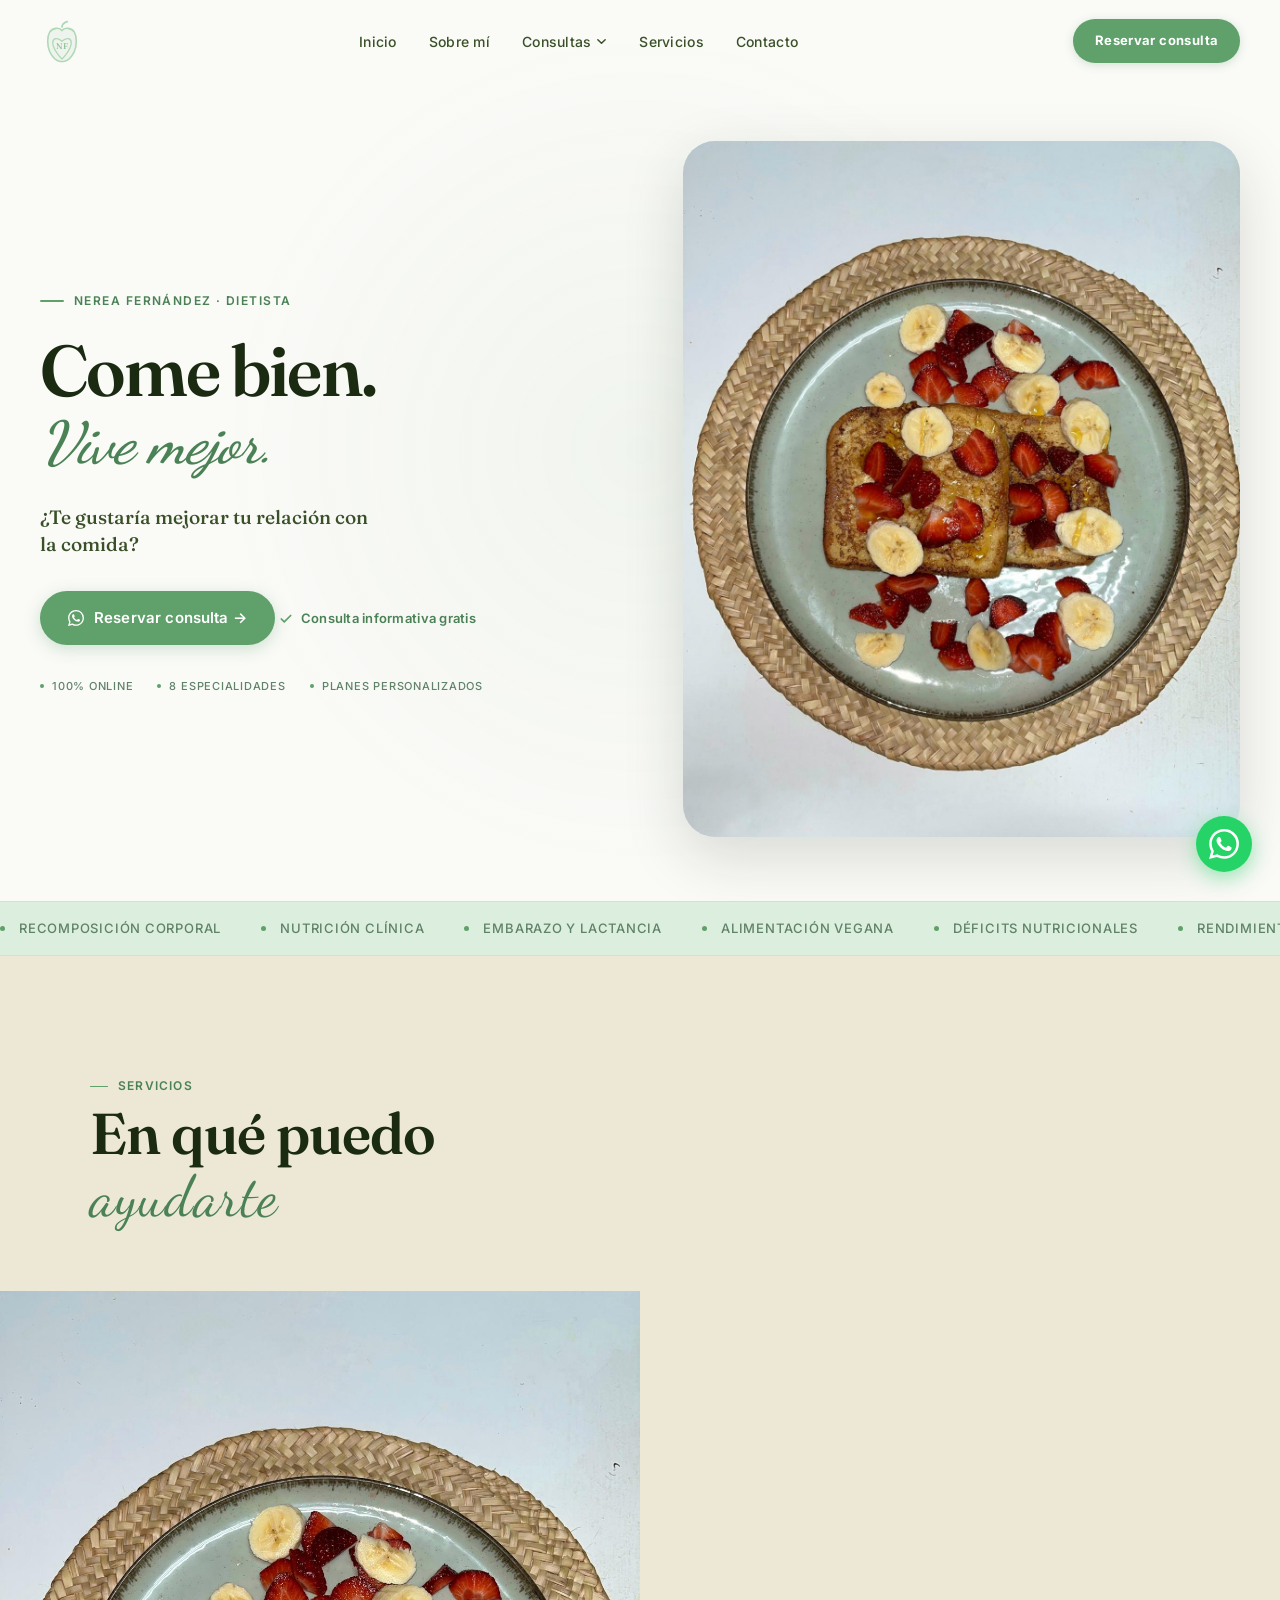
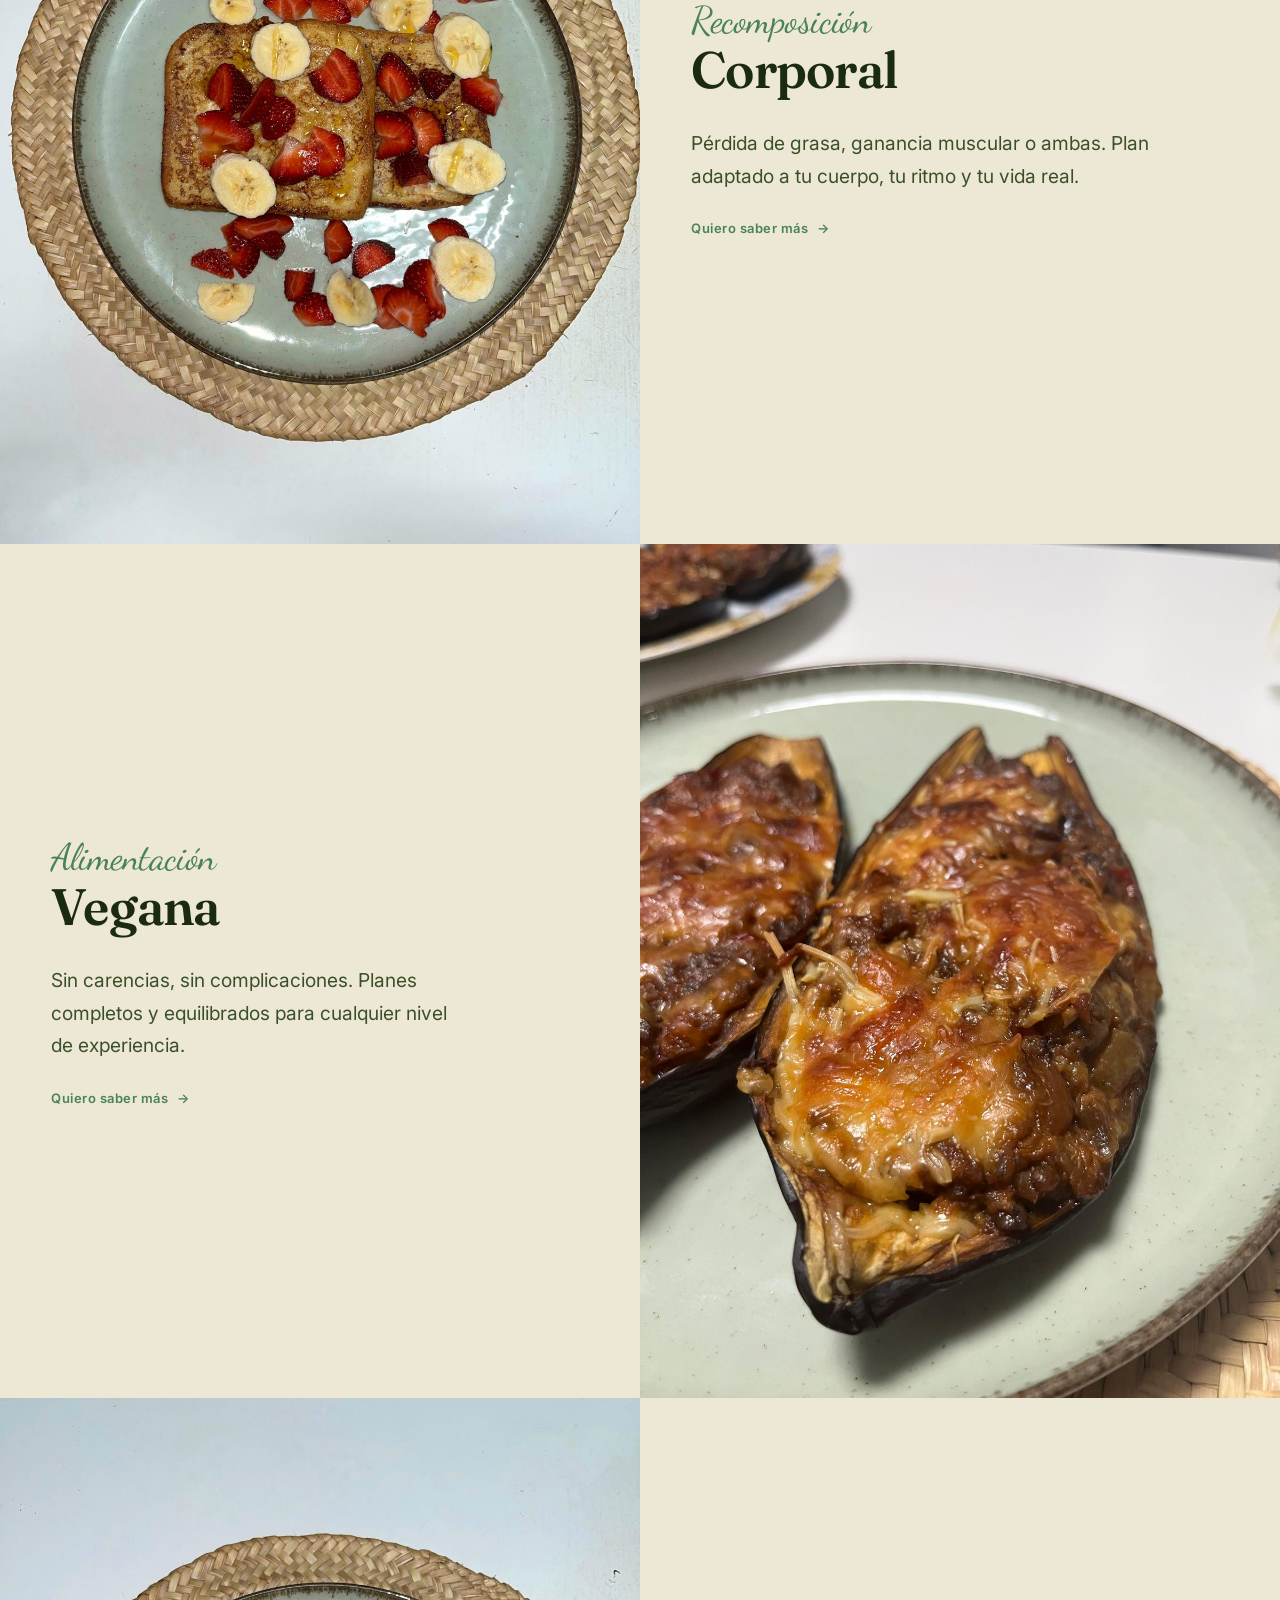
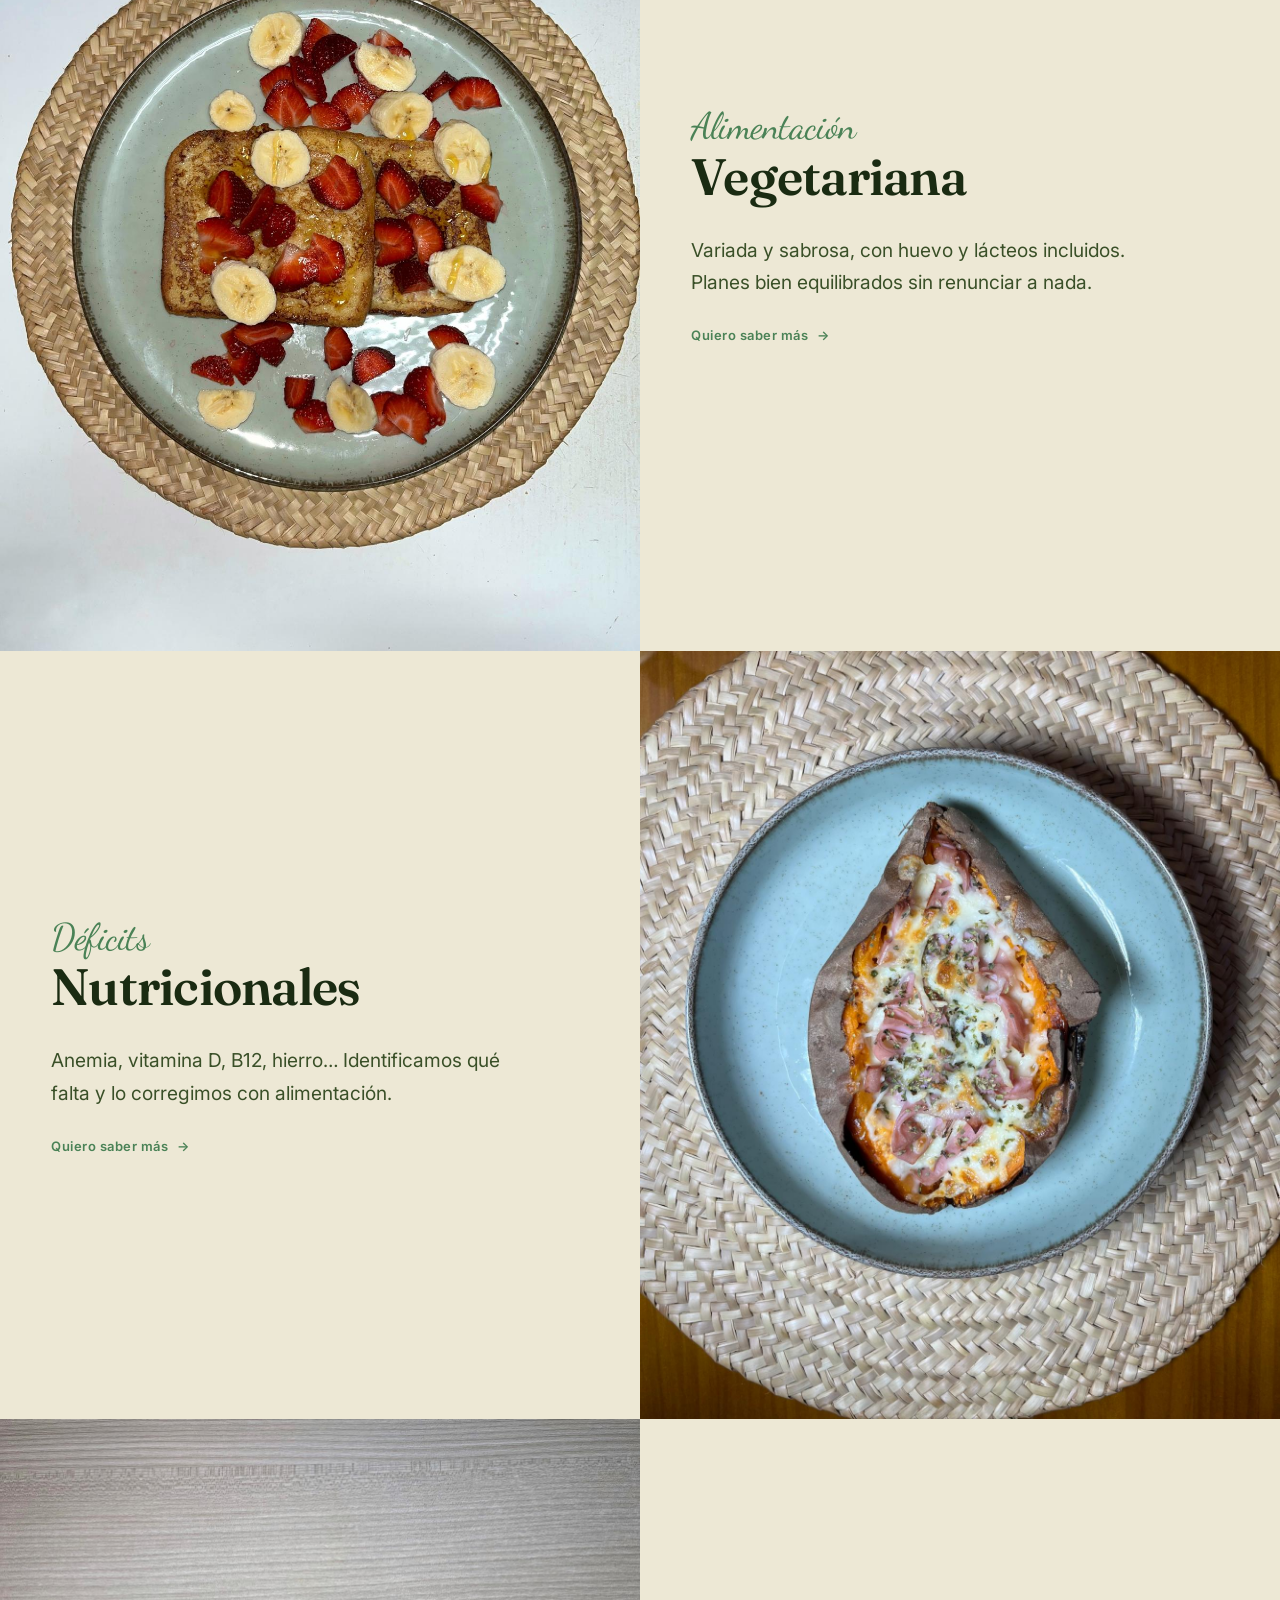
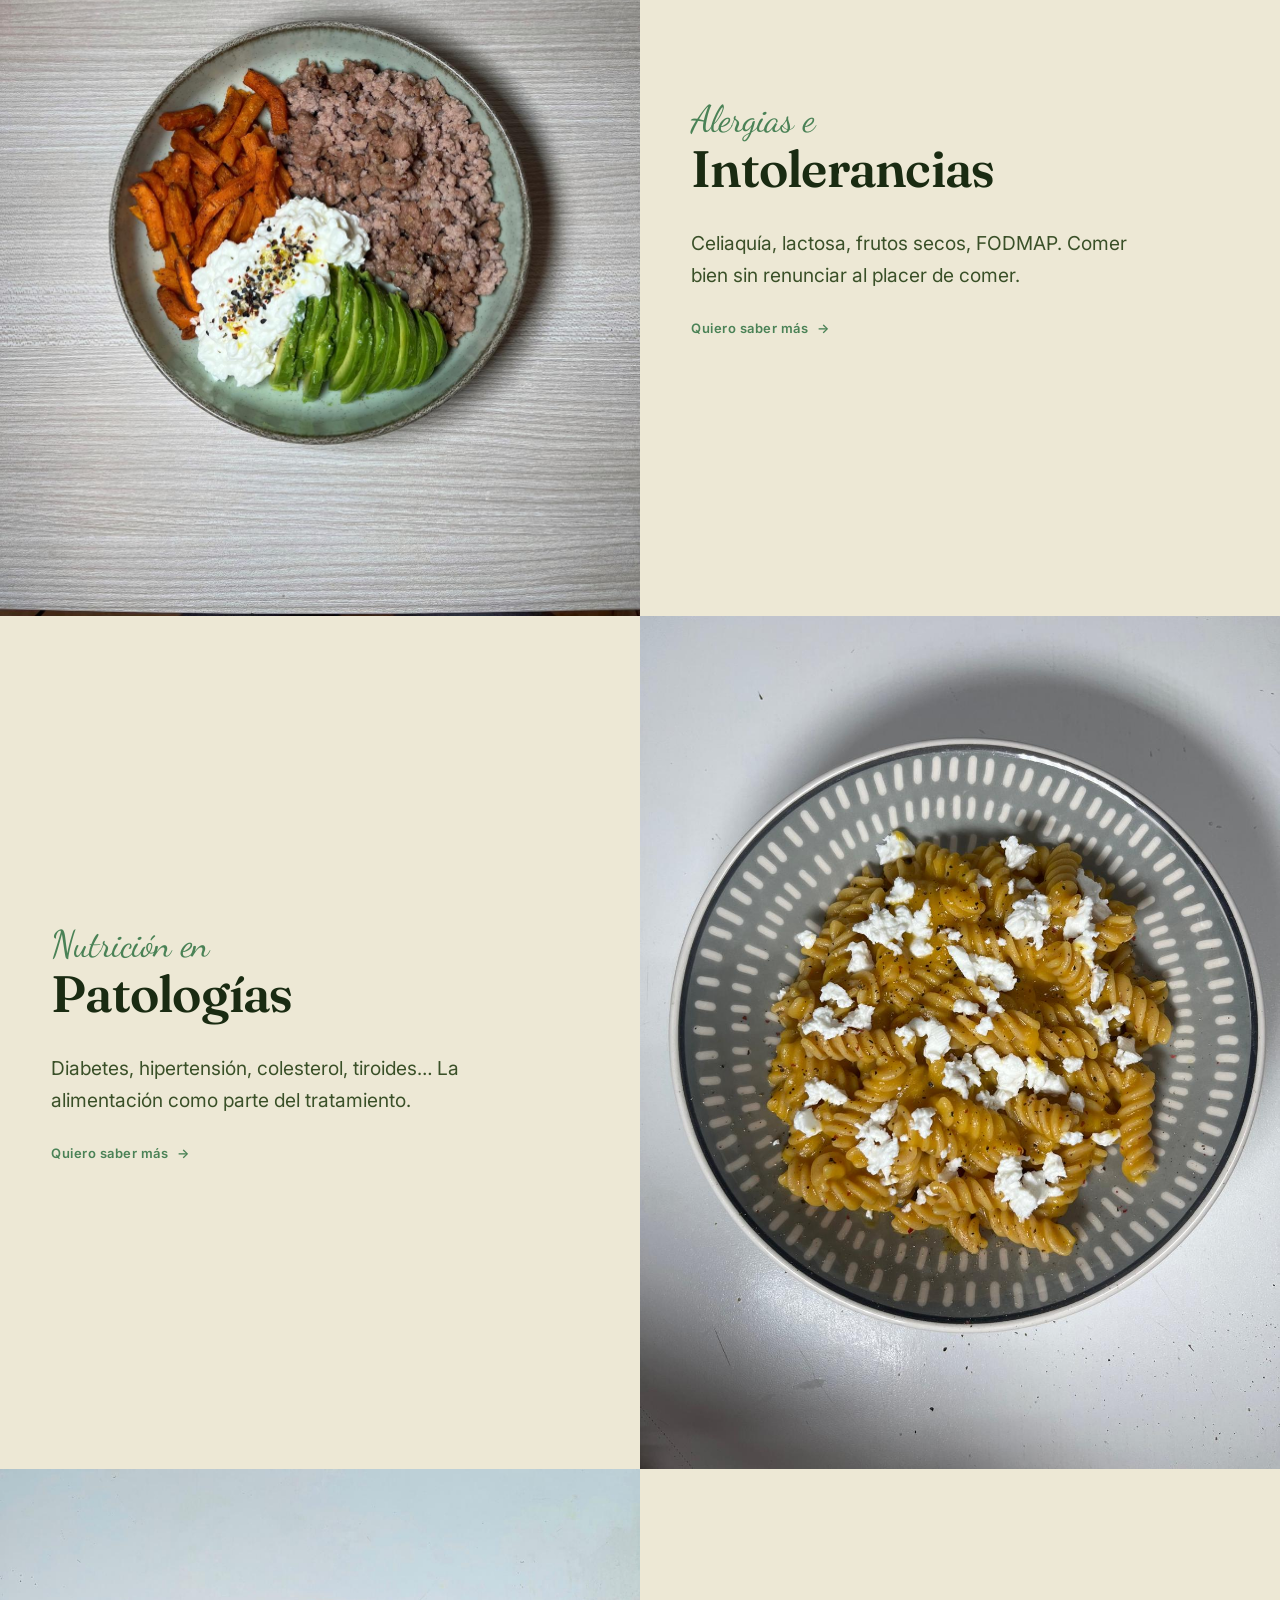
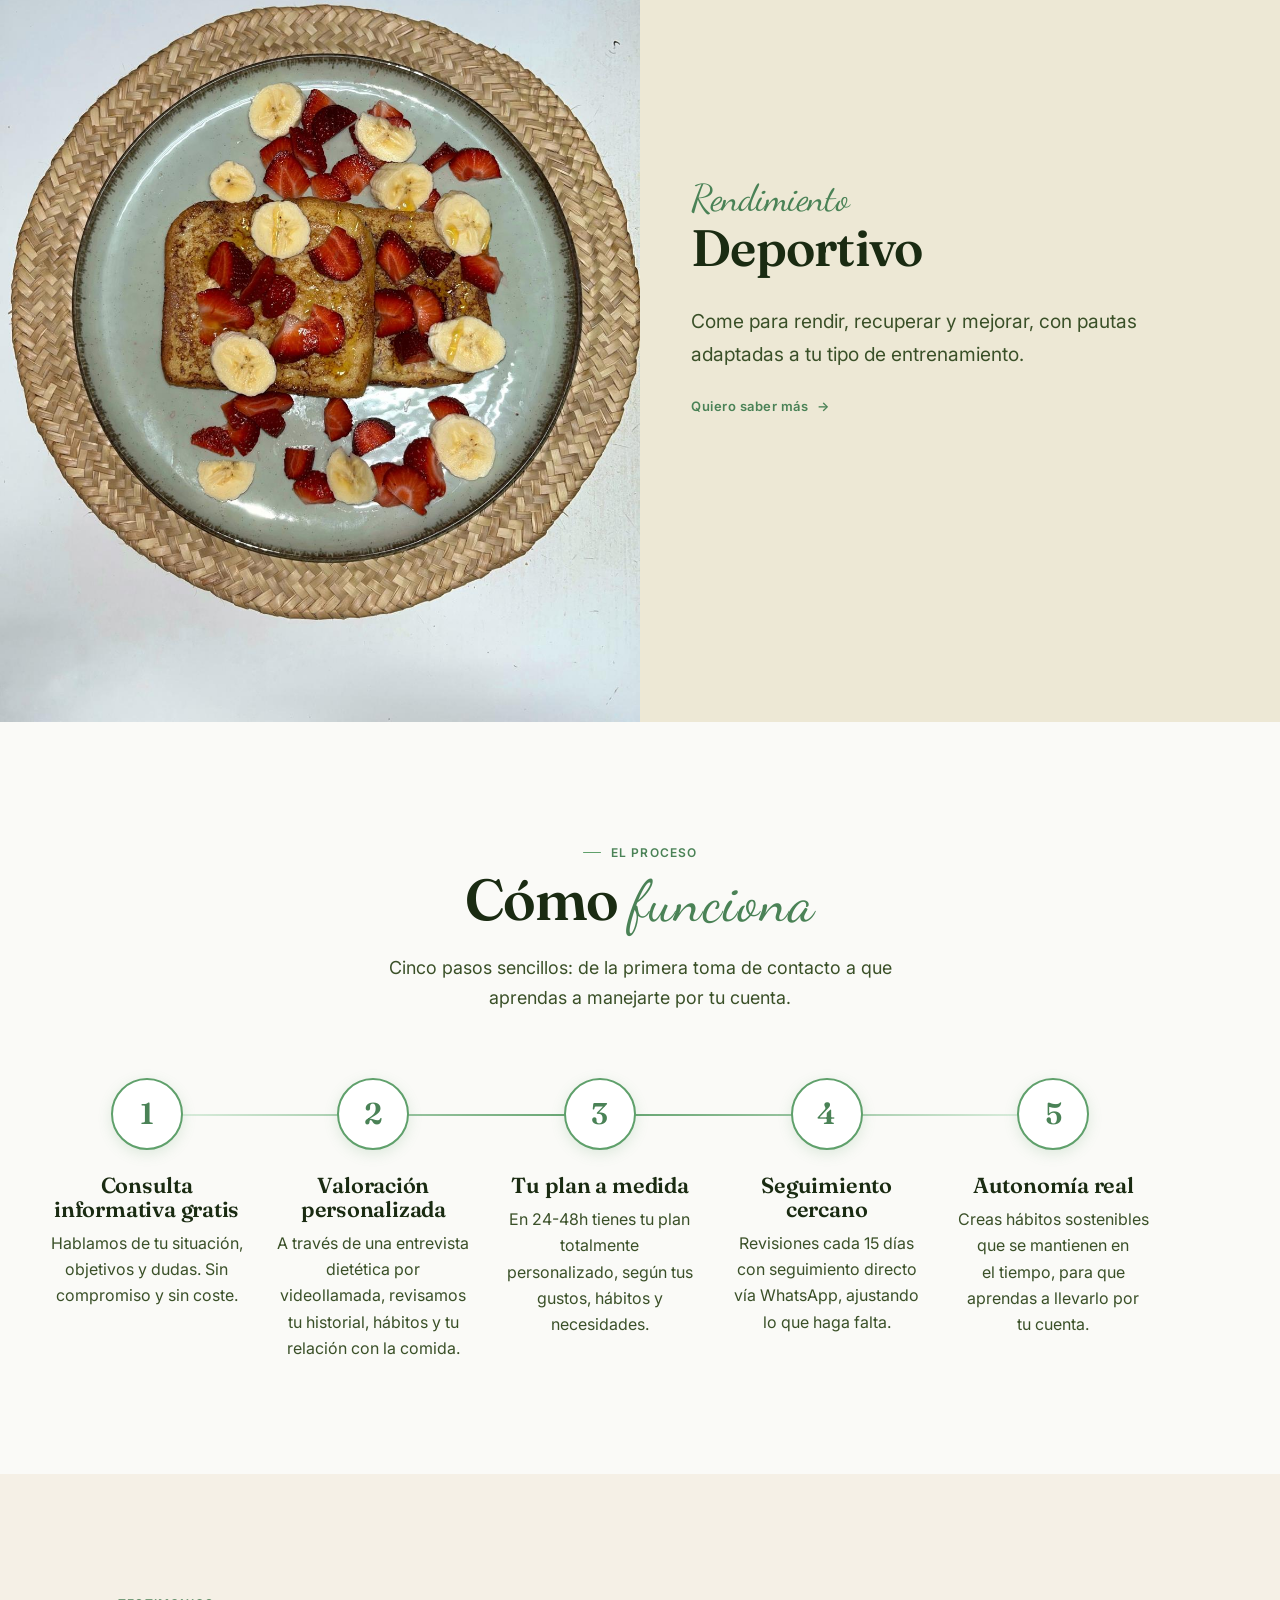
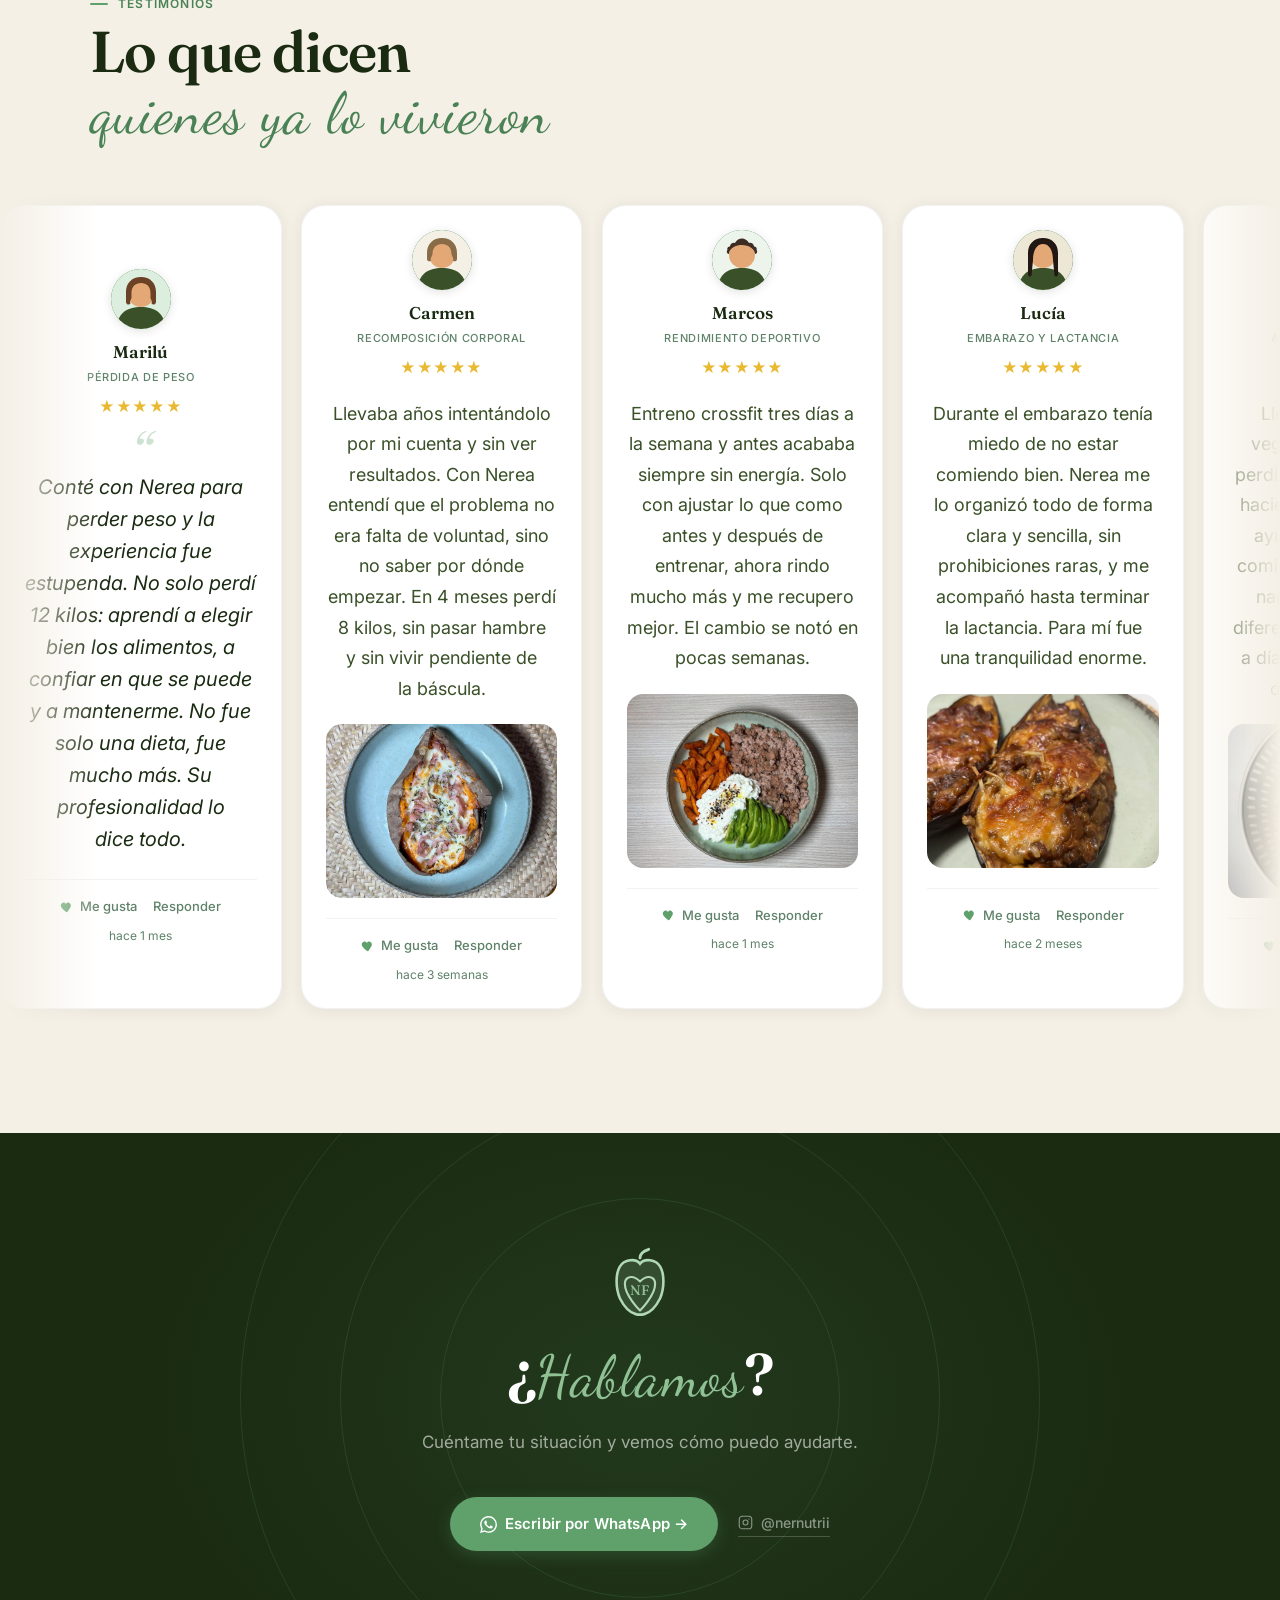
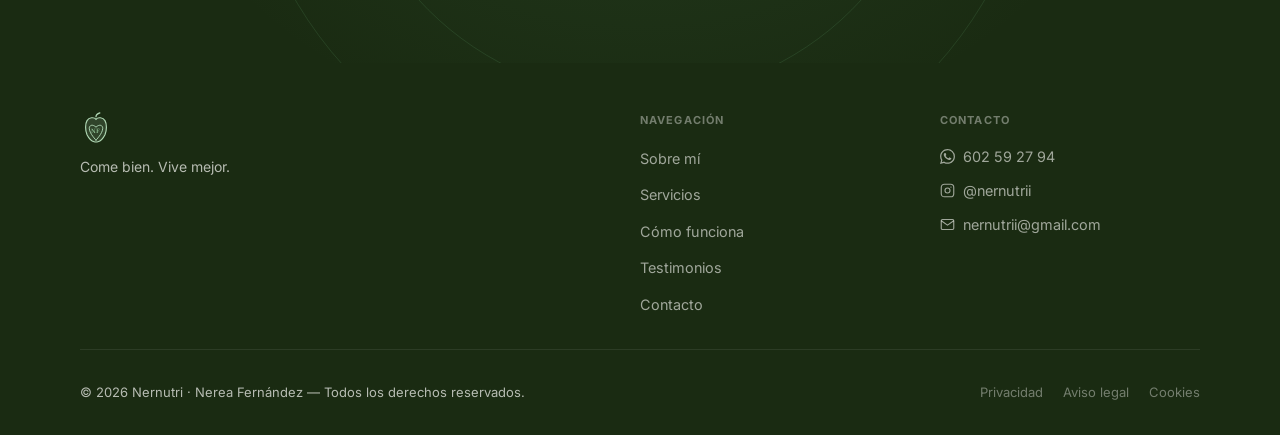
<file: index.html>
<!DOCTYPE html>
<!--
  ============================================================
  (c) 2026 Nernutri - Nerea Fernandez, Dietista
  TODOS LOS DERECHOS RESERVADOS.
  Los textos, el diseno, las imagenes y el codigo de este sitio
  son propiedad de Nerea Fernandez y estan protegidos por la
  legislacion de propiedad intelectual. Queda prohibida su
  reproduccion, copia o uso, total o parcial, sin autorizacion
  expresa y por escrito del titular. Aviso legal: /aviso-legal
  ============================================================
-->
<html lang="es">
<head>
  <script>(function(p){if(p.endsWith("/index.html")){location.replace(p.slice(0,-10)+location.search+location.hash);}else if(p.endsWith(".html")){location.replace(p.slice(0,-5)+location.search+location.hash);}})(location.pathname);</script>
  <script>(function(){
    var ANCHORS = ["servicios","como-funciona","testimonios"];
    function land(id){
      var el = document.getElementById(id);
      if (!el) return false;
      el.scrollIntoView({behavior:"auto", block:"start"});
      history.replaceState(null, "", "/" + id);
      return true;
    }
    window.addEventListener("load", function(){
      var stored = sessionStorage.getItem("nf-anchor");
      if (stored) {
        sessionStorage.removeItem("nf-anchor");
        if (land(stored)) return;
      }
      var h = location.hash.replace("#", "");
      if (h && ANCHORS.indexOf(h) !== -1) land(h);
    });
    document.addEventListener("click", function(e){
      var a = e.target.closest && e.target.closest("a[href]");
      if (!a) return;
      var m = a.getAttribute("href").match(/^\/?([\w-]+)\/?$/);
      if (!m || ANCHORS.indexOf(m[1]) === -1) return;
      var el = document.getElementById(m[1]);
      if (!el) return;
      e.preventDefault();
      el.scrollIntoView({behavior:"smooth", block:"start"});
      history.pushState(null, "", "/" + m[1]);
    });
  })();</script>
  <meta charset="UTF-8">
  <meta name="viewport" content="width=device-width, initial-scale=1.0">
  <meta name="description" content="Nerea Fernández — Dietista. Nutrición personalizada: recomposición corporal, patologías, alimentación vegana, rendimiento deportivo y mucho más.">
  <meta name="theme-color" content="#FAFAF7">
  <meta name="google-site-verification" content="PpX7-yRXwscmHj3QZmT_xX2Mhnzq31F-UsUyJwQMacc" />

  <!-- Open Graph -->
  <meta property="og:title" content="Nernutri · Nerea Fernández · Dietista">
  <meta property="og:description" content="Nutrición personalizada con Nerea Fernández. Planes reales para personas reales.">
  <meta property="og:type" content="website">
  <meta property="og:url" content="https://nernutri.es/">
  <meta property="og:image" content="https://nernutri.es/assets/img/logo-512.png">
  <link rel="canonical" href="https://nernutri.es/">

  <title>Nernutri</title>

  <!-- Datos estructurados -->
  <script type="application/ld+json">
  {
    "@context": "https://schema.org",
    "@type": "MedicalBusiness",
    "name": "Nernutri",
    "alternateName": "Nernutri - Nerea Fernández, Dietista",
    "description": "Nutrición personalizada online con Nerea Fernández: recomposición corporal, patologías, alimentación vegana y vegetariana, rendimiento deportivo y más.",
    "url": "https://nernutri.es/",
    "image": "https://nernutri.es/assets/img/logo-512.png",
    "logo": "https://nernutri.es/assets/img/logo-512.png",
    "telephone": "+34602592794",
    "email": "nernutrii@gmail.com",
    "founder": {
      "@type": "Person",
      "name": "Nerea Fernández",
      "jobTitle": "Dietista"
    },
    "areaServed": "ES",
    "sameAs": [
      "https://instagram.com/nernutrii"
    ]
  }
  </script>

  <!-- Fonts -->
  <link rel="preconnect" href="https://fonts.googleapis.com">
  <link rel="preconnect" href="https://fonts.gstatic.com" crossorigin>
  <link rel="stylesheet" href="https://fonts.googleapis.com/css2?family=Dancing+Script:wght@400;500;600;700&family=Fraunces:ital,opsz,wght@0,9..144,300;0,9..144,400;0,9..144,500;0,9..144,600;0,9..144,700;0,9..144,900;1,9..144,400;1,9..144,500&family=Inter:wght@300;400;500;600;700&display=swap">

  <link rel="stylesheet" href="styles.css?v=20260623e">

  <!-- Favicon SVG inline (manzana NF) -->
  <link rel="icon" href="data:image/svg+xml,<svg xmlns='http://www.w3.org/2000/svg' viewBox='0 0 40 50' fill='none'><path d='M20 9C20 6 23 4 26 3' stroke='%237CB889' stroke-width='2.6' stroke-linecap='round'/><path d='M20 13C17 9 9 10 6 15C3 20 3 30 6 37C9 43 13 47 17 48C19 48.5 21 48.5 23 48C27 47 31 43 34 37C37 30 37 20 34 15C31 10 23 9 20 13Z' stroke='%237CB889' stroke-width='2.6' fill='none'/><path d='M20 45.5C20 45.5 9.5 35 9.5 27C9.5 22.3 14.5 20 20 25.3C25.5 20 30.5 22.3 30.5 27C30.5 35 20 45.5 20 45.5Z' stroke='%237CB889' stroke-width='2.4' stroke-linecap='round' stroke-linejoin='round'/><text x='20' y='34.5' font-family='Georgia,serif' font-weight='700' font-size='10.5' fill='%235FA06B' text-anchor='middle'>NF</text></svg>">
</head>
<body>

<!-- Skip link -->
<a class="skip-link" href="#main">Saltar al contenido</a>

<!-- Mouse gradient suave -->
<div class="gradient-mesh" aria-hidden="true"></div>

<!-- ═══════════════════════════════════════════
     NAVEGACIÓN
═══════════════════════════════════════════ -->
<nav class="nav" id="nav" role="navigation" aria-label="Navegación principal">
  <div class="nav-inner">
  <a href="/" class="nav-logo" aria-label="Nernutri — Inicio">
    <svg class="nav-logo-icon" viewBox="0 0 40 50" fill="none" xmlns="http://www.w3.org/2000/svg" aria-hidden="true">
      <path d="M20 9C20 6 23 4 26 3" stroke="#B0D8B4" stroke-width="2" stroke-linecap="round"/>
      <path d="M20 13C17 9 9 10 6 15C3 20 3 30 6 37C9 43 13 47 17 48C19 48.5 21 48.5 23 48C27 47 31 43 34 37C37 30 37 20 34 15C31 10 23 9 20 13Z" stroke="#B0D8B4" stroke-width="1.8" fill="rgba(176,216,180,.15)"/>
      <path d="M20 45.5C20 45.5 9.5 35 9.5 27C9.5 22.3 14.5 20 20 25.3C25.5 20 30.5 22.3 30.5 27C30.5 35 20 45.5 20 45.5Z" stroke="#B0D8B4" stroke-width="1.5" stroke-linecap="round" stroke-linejoin="round"/>
      <text x="20" y="34.5" font-family="Fraunces, Georgia, serif" font-weight="500" font-size="9.6" fill="#8FC194" text-anchor="middle" letter-spacing="0.3">NF</text>
    </svg>
  </a>

  <ul class="nav-links" role="list">
    <li><a href="/">Inicio</a></li>
    <li><a href="sobre-mi">Sobre mí</a></li>
    <li class="nav-has-dropdown">
      <button class="nav-dropdown-trigger" aria-expanded="false" aria-haspopup="true">
        Consultas
        <svg class="nav-chevron" width="11" height="11" viewBox="0 0 12 12" fill="none" aria-hidden="true">
          <path d="M2 4l4 4 4-4" stroke="currentColor" stroke-width="1.6" stroke-linecap="round" stroke-linejoin="round"/>
        </svg>
      </button>
      <ul class="nav-dropdown" role="menu">
        <li><a href="consulta-online" role="menuitem">Consulta Online</a></li>
      </ul>
    </li>
    <li><a href="/servicios">Servicios</a></li>
    <li><a href="contacto">Contacto</a></li>
  </ul>

  <a class="nav-cta"
     href="https://wa.me/34602592794?text=Hola%2C%20me%20gustar%C3%ADa%20reservar%20una%20consulta."
     target="_blank" rel="noopener"
     aria-label="Contactar por WhatsApp">Reservar consulta</a>

  <button class="nav-burger" id="nav-burger" aria-label="Abrir menú" aria-expanded="false">
    <span></span><span></span><span></span>
  </button>
  </div>
</nav>

<!-- Mobile nav -->
<div class="nav-mobile" id="nav-mobile" role="dialog" aria-label="Menú" aria-hidden="true">
  <a href="/" class="nav-mobile-link">Inicio</a>
  <a href="sobre-mi" class="nav-mobile-link">Sobre mí</a>
  <a href="consulta-online" class="nav-mobile-link">Consulta Online</a>
  <a href="/servicios" class="nav-mobile-link">Servicios</a>
  <a href="contacto" class="nav-mobile-link">Contacto</a>
  <a class="btn btn-primary"
     href="https://wa.me/34602592794?text=Hola%2C%20me%20gustar%C3%ADa%20reservar%20una%20consulta."
     target="_blank" rel="noopener">Reservar consulta →</a>
</div>

<!-- ═══════════════════════════════════════════
     MAIN
═══════════════════════════════════════════ -->
<main id="main">

<!-- ─────────────────────────────────────────
     HERO
───────────────────────────────────────── -->
<section class="hero" id="inicio" aria-label="Bienvenida">
  <div class="hero-grid">

    <div class="hero-text">
      <p class="hero-eyebrow">Nerea Fernández · Dietista</p>
      <h1 class="hero-title">
        <span class="hero-h1-bold">Come bien.</span>
        <em class="hero-h1-script">Vive mejor.</em>
      </h1>
      <p class="hero-q">¿Te gustaría mejorar tu relación con la comida?</p>
      <a class="hero-wa"
         href="https://wa.me/34602592794?text=Hola%2C%20me%20gustar%C3%ADa%20reservar%20una%20consulta."
         target="_blank" rel="noopener"
         aria-label="Reservar consulta por WhatsApp">
        <svg width="16" height="16" viewBox="0 0 24 24" fill="currentColor" aria-hidden="true">
          <path d="M17.472 14.382c-.297-.149-1.758-.867-2.03-.967-.273-.099-.471-.148-.67.15-.197.297-.767.966-.94 1.164-.173.199-.347.223-.644.075-.297-.15-1.255-.463-2.39-1.475-.883-.788-1.48-1.761-1.653-2.059-.173-.297-.018-.458.13-.606.134-.133.298-.347.446-.52.149-.174.198-.298.298-.497.099-.198.05-.371-.025-.52-.075-.149-.669-1.612-.916-2.207-.242-.579-.487-.5-.669-.51-.173-.008-.371-.01-.57-.01-.198 0-.52.074-.792.372-.272.297-1.04 1.016-1.04 2.479 0 1.462 1.065 2.875 1.213 3.074.149.198 2.096 3.2 5.077 4.487.709.306 1.262.489 1.694.625.712.227 1.36.195 1.871.118.571-.085 1.758-.719 2.006-1.413.248-.694.248-1.289.173-1.413-.074-.124-.272-.198-.57-.347m-5.421 7.403h-.004a9.87 9.87 0 0 1-5.031-1.378l-.361-.214-3.741.982.998-3.648-.235-.374a9.86 9.86 0 0 1-1.51-5.26c.001-5.45 4.436-9.884 9.888-9.884 2.64 0 5.122 1.03 6.988 2.898a9.825 9.825 0 0 1 2.893 6.994c-.003 5.45-4.437 9.884-9.885 9.884m8.413-18.297A11.815 11.815 0 0 0 12.05 0C5.495 0 .16 5.335.157 11.892c0 2.096.547 4.142 1.588 5.945L.057 24l6.305-1.654a11.882 11.882 0 0 0 5.683 1.448h.005c6.554 0 11.890-5.335 11.893-11.893a11.821 11.821 0 0 0-3.48-8.413Z"/>
        </svg>
        Reservar consulta →
      </a>
      <p class="hero-free">
        <svg width="14" height="14" viewBox="0 0 24 24" fill="none" stroke="currentColor" stroke-width="3" stroke-linecap="round" stroke-linejoin="round" aria-hidden="true"><polyline points="20 6 9 17 4 12"/></svg>
        Consulta informativa gratis
      </p>
      <div class="hero-meta">
        <span>100% online</span>
        <span>8 especialidades</span>
        <span>Planes personalizados</span>
      </div>
    </div>

    <div class="hero-photo" aria-hidden="true">
      <img draggable="false" oncontextmenu="return false" src="https://images.unsplash.com/photo-1490645935967-10de6ba17061?auto=format&amp;fit=crop&amp;w=1600&amp;q=80&amp;fm=webp"
        alt="" loading="eager"
        onerror="this.onerror=null;this.src='assets/img/hero-food.jpg'">
    </div>

  </div>
</section>

<!-- ─────────────────────────────────────────
     MARQUEE
───────────────────────────────────────── -->
<div class="marquee-wrap" aria-hidden="true">
  <div class="marquee-track" id="marquee-track">
    <span class="marquee-item"><span class="marquee-dot"></span>Recomposición corporal</span>
    <span class="marquee-item"><span class="marquee-dot"></span>Nutrición clínica</span>
    <span class="marquee-item"><span class="marquee-dot"></span>Embarazo y lactancia</span>
    <span class="marquee-item"><span class="marquee-dot"></span>Alimentación vegana</span>
    <span class="marquee-item"><span class="marquee-dot"></span>Déficits nutricionales</span>
    <span class="marquee-item"><span class="marquee-dot"></span>Rendimiento deportivo</span>
    <span class="marquee-item"><span class="marquee-dot"></span>Educación nutricional</span>
    <span class="marquee-item"><span class="marquee-dot"></span>Alergias e intolerancias</span>
    <span class="marquee-item"><span class="marquee-dot"></span>Menopausia</span>
    <span class="marquee-item"><span class="marquee-dot"></span>Recomposición corporal</span>
    <span class="marquee-item"><span class="marquee-dot"></span>Nutrición clínica</span>
    <span class="marquee-item"><span class="marquee-dot"></span>Embarazo y lactancia</span>
    <span class="marquee-item"><span class="marquee-dot"></span>Alimentación vegana</span>
    <span class="marquee-item"><span class="marquee-dot"></span>Déficits nutricionales</span>
    <span class="marquee-item"><span class="marquee-dot"></span>Rendimiento deportivo</span>
    <span class="marquee-item"><span class="marquee-dot"></span>Educación nutricional</span>
    <span class="marquee-item"><span class="marquee-dot"></span>Alergias e intolerancias</span>
    <span class="marquee-item"><span class="marquee-dot"></span>Menopausia</span>
  </div>
</div>

<!-- ─────────────────────────────────────────
     SERVICIOS
───────────────────────────────────────── -->
<section class="services" id="servicios" aria-labelledby="services-title">

  <div class="services-header">
    <p class="kicker reveal">Servicios</p>
    <h2 class="display-lg reveal" id="services-title" style="margin-top:.5rem;">
      En qué puedo<br><em>ayudarte</em>
    </h2>
  </div>

  <div class="services-rows">

    <article class="service-row reveal" aria-label="Recomposición corporal">
      <div class="service-row-img">
        <img draggable="false" oncontextmenu="return false" src="https://images.unsplash.com/photo-1467003909585-2f8a72700288?auto=format&amp;fit=crop&amp;crop=entropy&amp;w=1000&amp;h=667&amp;q=80" alt="Plato saludable" loading="lazy" onerror="this.onerror=null;this.src='assets/img/hero-food.jpg'">
      </div>
      <div class="service-row-text">
        <h3 class="service-row-title">
          <span class="svc-script">Recomposición</span>
          <span class="svc-bold">Corporal</span>
        </h3>
        <p class="service-row-desc">Pérdida de grasa, ganancia muscular o ambas. Plan adaptado a tu cuerpo, tu ritmo y tu vida real.</p>
        <a class="service-row-cta" href="https://wa.me/34602592794?text=Hola%2C%20me%20gustar%C3%ADa%20saber%20m%C3%A1s%20sobre%20recomposici%C3%B3n%20corporal." target="_blank" rel="noopener">Quiero saber más</a>
      </div>
    </article>

    <article class="service-row reveal" aria-label="Alimentación vegana">
      <div class="service-row-img">
        <img draggable="false" oncontextmenu="return false" src="https://images.unsplash.com/photo-1512621776951-a57141f2eefd?auto=format&amp;fit=crop&amp;w=1000&amp;q=80" alt="Plato vegano" loading="lazy" onerror="this.onerror=null;this.src='assets/img/testimonial-3.jpg'">
      </div>
      <div class="service-row-text">
        <h3 class="service-row-title">
          <span class="svc-script">Alimentación</span>
          <span class="svc-bold">Vegana</span>
        </h3>
        <p class="service-row-desc">Sin carencias, sin complicaciones. Planes completos y equilibrados para cualquier nivel de experiencia.</p>
        <a class="service-row-cta" href="https://wa.me/34602592794?text=Hola%2C%20me%20gustar%C3%ADa%20saber%20m%C3%A1s%20sobre%20alimentaci%C3%B3n%20vegana." target="_blank" rel="noopener">Quiero saber más</a>
      </div>
    </article>

    <article class="service-row reveal" aria-label="Alimentación vegetariana">
      <div class="service-row-img">
        <img draggable="false" oncontextmenu="return false" src="https://images.unsplash.com/photo-1525351484163-7529414344d8?auto=format&amp;fit=crop&amp;w=1000&amp;q=80" alt="Huevos con verduras" loading="lazy" onerror="this.onerror=null;this.src='assets/img/hero-food.jpg'">
      </div>
      <div class="service-row-text">
        <h3 class="service-row-title">
          <span class="svc-script">Alimentación</span>
          <span class="svc-bold">Vegetariana</span>
        </h3>
        <p class="service-row-desc">Variada y sabrosa, con huevo y lácteos incluidos. Planes bien equilibrados sin renunciar a nada.</p>
        <a class="service-row-cta" href="https://wa.me/34602592794?text=Hola%2C%20me%20gustar%C3%ADa%20saber%20m%C3%A1s%20sobre%20alimentaci%C3%B3n%20vegetariana." target="_blank" rel="noopener">Quiero saber más</a>
      </div>
    </article>

    <article class="service-row reveal" aria-label="Déficits nutricionales">
      <div class="service-row-img">
        <img draggable="false" oncontextmenu="return false" src="https://images.unsplash.com/photo-1540189549336-e6e99c3679fe?auto=format&amp;fit=crop&amp;crop=entropy&amp;w=1000&amp;h=667&amp;q=80" alt="Alimentación nutritiva" loading="lazy" onerror="this.onerror=null;this.src='assets/img/testimonial-1.jpg'">
      </div>
      <div class="service-row-text">
        <h3 class="service-row-title">
          <span class="svc-script">Déficits</span>
          <span class="svc-bold">Nutricionales</span>
        </h3>
        <p class="service-row-desc">Anemia, vitamina D, B12, hierro… Identificamos qué falta y lo corregimos con alimentación.</p>
        <a class="service-row-cta" href="https://wa.me/34602592794?text=Hola%2C%20me%20gustar%C3%ADa%20consultar%20sobre%20d%C3%A9ficits%20nutricionales." target="_blank" rel="noopener">Quiero saber más</a>
      </div>
    </article>

    <article class="service-row reveal" aria-label="Alergias e intolerancias">
      <div class="service-row-img">
        <img draggable="false" oncontextmenu="return false" src="https://images.unsplash.com/photo-1540420773420-3366772f4999?auto=format&amp;fit=crop&amp;crop=entropy&amp;w=1000&amp;h=667&amp;q=80" alt="Plato saludable sin alérgenos" loading="lazy" onerror="this.onerror=null;this.src='assets/img/testimonial-2.jpg'">
      </div>
      <div class="service-row-text">
        <h3 class="service-row-title">
          <span class="svc-script">Alergias e</span>
          <span class="svc-bold">Intolerancias</span>
        </h3>
        <p class="service-row-desc">Celiaquía, lactosa, frutos secos, FODMAP. Comer bien sin renunciar al placer de comer.</p>
        <a class="service-row-cta" href="https://wa.me/34602592794?text=Hola%2C%20me%20gustar%C3%ADa%20saber%20m%C3%A1s%20sobre%20alergias." target="_blank" rel="noopener">Quiero saber más</a>
      </div>
    </article>

    <article class="service-row reveal" aria-label="Patologías">
      <div class="service-row-img">
        <img draggable="false" oncontextmenu="return false" src="https://images.unsplash.com/photo-1546069901-ba9599a7e63c?auto=format&amp;fit=crop&amp;w=1000&amp;q=80" alt="Plato equilibrado" loading="lazy" onerror="this.onerror=null;this.src='assets/img/testimonial-4.jpg'">
      </div>
      <div class="service-row-text">
        <h3 class="service-row-title">
          <span class="svc-script">Nutrición en</span>
          <span class="svc-bold">Patologías</span>
        </h3>
        <p class="service-row-desc">Diabetes, hipertensión, colesterol, tiroides… La alimentación como parte del tratamiento.</p>
        <a class="service-row-cta" href="https://wa.me/34602592794?text=Hola%2C%20me%20gustar%C3%ADa%20consultar%20sobre%20patolog%C3%ADas." target="_blank" rel="noopener">Quiero saber más</a>
      </div>
    </article>

    <article class="service-row reveal" aria-label="Rendimiento deportivo">
      <div class="service-row-img">
        <img draggable="false" oncontextmenu="return false" src="https://images.unsplash.com/photo-1490474418585-ba9bad8fd0ea?auto=format&amp;fit=crop&amp;w=1000&amp;q=80" alt="Nutrición deportiva" loading="lazy" onerror="this.onerror=null;this.src='assets/img/testimonial-5.jpg'">
      </div>
      <div class="service-row-text">
        <h3 class="service-row-title">
          <span class="svc-script">Rendimiento</span>
          <span class="svc-bold">Deportivo</span>
        </h3>
        <p class="service-row-desc">Come para rendir, recuperar y mejorar, con pautas adaptadas a tu tipo de entrenamiento.</p>
        <a class="service-row-cta" href="https://wa.me/34602592794?text=Hola%2C%20me%20gustar%C3%ADa%20saber%20m%C3%A1s%20sobre%20rendimiento%20deportivo." target="_blank" rel="noopener">Quiero saber más</a>
      </div>
    </article>

  </div>
</section>

<!-- ─────────────────────────────────────────
     CÓMO FUNCIONA — 03
───────────────────────────────────────── -->
<section class="steps" id="como-funciona" aria-labelledby="steps-title">
  <div class="steps-inner">

    <div class="steps-header container">
      <p class="kicker reveal">El proceso</p>
      <h2 class="display-lg reveal" id="steps-title" style="margin-top:.5rem;">Cómo <em>funciona</em></h2>
      <p class="steps-intro reveal reveal-delay-1">Cinco pasos sencillos: de la primera toma de contacto a que aprendas a manejarte por tu cuenta.</p>
    </div>

    <ol class="steps-flow container">
      <li class="step reveal">
        <div class="step-node"><span>1</span></div>
        <h3 class="step-title">Consulta informativa gratis</h3>
        <p class="step-desc">Hablamos de tu situación, objetivos y dudas. Sin compromiso y sin coste.</p>
      </li>
      <li class="step reveal reveal-delay-1">
        <div class="step-node"><span>2</span></div>
        <h3 class="step-title">Valoración personalizada</h3>
        <p class="step-desc">A través de una entrevista dietética por videollamada, revisamos tu historial, hábitos y tu relación con la comida.</p>
      </li>
      <li class="step reveal reveal-delay-2">
        <div class="step-node"><span>3</span></div>
        <h3 class="step-title">Tu plan a medida</h3>
        <p class="step-desc">En 24-48h tienes tu plan totalmente personalizado, según tus gustos, hábitos y necesidades.</p>
      </li>
      <li class="step reveal reveal-delay-3">
        <div class="step-node"><span>4</span></div>
        <h3 class="step-title">Seguimiento cercano</h3>
        <p class="step-desc">Revisiones cada 15 días con seguimiento directo vía WhatsApp, ajustando lo que haga falta.</p>
      </li>
      <li class="step reveal reveal-delay-4">
        <div class="step-node"><span>5</span></div>
        <h3 class="step-title">Autonomía real</h3>
        <p class="step-desc">Creas hábitos sostenibles que se mantienen en el tiempo, para que aprendas a llevarlo por tu cuenta.</p>
      </li>
    </ol>

  </div>
</section>

<!-- ─────────────────────────────────────────
     TESTIMONIOS — 04
───────────────────────────────────────── -->
<section class="testimonials" id="testimonios" aria-labelledby="testimonials-title">

  <div class="testimonials-header container">
    <p class="kicker reveal">Testimonios</p>
    <h2 class="display-lg reveal" id="testimonials-title" style="margin-top:.5rem;">
      Lo que dicen<br><em>quienes ya lo vivieron</em>
    </h2>
  </div>

  <div class="tcar reveal" aria-label="Testimonios de pacientes">
    <div class="tcar-viewport">
      <ul class="tcar-track" id="tcar-track">

        <li class="tcard tcard--quote" role="group" aria-label="Testimonio 1 de 11">
          <div class="tcard-top">
            <span class="tcard-avatar" aria-hidden="true">MA<img src="assets/img/av-marilu.svg" alt="" loading="lazy" draggable="false" oncontextmenu="return false" onerror="this.remove()"></span>
            <div class="tcard-id">
              <span class="tcard-name">Marilú</span>
              <span class="tcard-tag">Pérdida de peso</span>
            </div>
            <span class="tcard-stars" aria-label="5 de 5 estrellas">★★★★★</span>
          </div>
          <p class="tcard-text">Conté con Nerea para perder peso y la experiencia fue estupenda. No solo perdí 12 kilos: aprendí a elegir bien los alimentos, a confiar en que se puede y a mantenerme. No fue solo una dieta, fue mucho más. Su profesionalidad lo dice todo.</p>
          <div class="tcard-foot">
            <span class="tcard-react"><svg width="14" height="14" viewBox="0 0 24 24" fill="currentColor" aria-hidden="true"><path d="M12 21s-7.5-4.6-10-9.2C.6 9 1.6 5.5 4.8 4.6c2-.6 3.9.4 4.9 1.9l.3.5.3-.5c1-1.5 2.9-2.5 4.9-1.9C18.4 5.5 19.4 9 18 11.8 15.5 16.4 12 21 12 21z"/></svg>Me gusta</span>
            <span class="tcard-react">Responder</span>
            <span class="tcard-date">hace 1 mes</span>
          </div>
        </li>

        <li class="tcard" role="group" aria-label="Testimonio 2 de 11">
          <div class="tcard-top">
            <span class="tcard-avatar" aria-hidden="true">CA<img src="assets/img/av-carmen.svg" alt="" loading="lazy" draggable="false" oncontextmenu="return false" onerror="this.remove()"></span>
            <div class="tcard-id">
              <span class="tcard-name">Carmen</span>
              <span class="tcard-tag">Recomposición corporal</span>
            </div>
            <span class="tcard-stars" aria-label="5 de 5 estrellas">★★★★★</span>
          </div>
          <p class="tcard-text">Llevaba años intentándolo por mi cuenta y sin ver resultados. Con Nerea entendí que el problema no era falta de voluntad, sino no saber por dónde empezar. En 4 meses perdí 8 kilos, sin pasar hambre y sin vivir pendiente de la báscula.</p>
          <div class="tcard-photo"><img draggable="false" oncontextmenu="return false" src="assets/img/testimonial-1.jpg" alt="Resultado del plan de Carmen" loading="lazy"></div>
          <div class="tcard-foot">
            <span class="tcard-react"><svg width="14" height="14" viewBox="0 0 24 24" fill="currentColor" aria-hidden="true"><path d="M12 21s-7.5-4.6-10-9.2C.6 9 1.6 5.5 4.8 4.6c2-.6 3.9.4 4.9 1.9l.3.5.3-.5c1-1.5 2.9-2.5 4.9-1.9C18.4 5.5 19.4 9 18 11.8 15.5 16.4 12 21 12 21z"/></svg>Me gusta</span>
            <span class="tcard-react">Responder</span>
            <span class="tcard-date">hace 3 semanas</span>
          </div>
        </li>

        <li class="tcard" role="group" aria-label="Testimonio 3 de 11">
          <div class="tcard-top">
            <span class="tcard-avatar" aria-hidden="true">MA<img src="assets/img/av-marcos.svg" alt="" loading="lazy" draggable="false" oncontextmenu="return false" onerror="this.remove()"></span>
            <div class="tcard-id">
              <span class="tcard-name">Marcos</span>
              <span class="tcard-tag">Rendimiento deportivo</span>
            </div>
            <span class="tcard-stars" aria-label="5 de 5 estrellas">★★★★★</span>
          </div>
          <p class="tcard-text">Entreno crossfit tres días a la semana y antes acababa siempre sin energía. Solo con ajustar lo que como antes y después de entrenar, ahora rindo mucho más y me recupero mejor. El cambio se notó en pocas semanas.</p>
          <div class="tcard-photo"><img draggable="false" oncontextmenu="return false" src="assets/img/testimonial-2.jpg" alt="Plato del plan de Marcos" loading="lazy"></div>
          <div class="tcard-foot">
            <span class="tcard-react"><svg width="14" height="14" viewBox="0 0 24 24" fill="currentColor" aria-hidden="true"><path d="M12 21s-7.5-4.6-10-9.2C.6 9 1.6 5.5 4.8 4.6c2-.6 3.9.4 4.9 1.9l.3.5.3-.5c1-1.5 2.9-2.5 4.9-1.9C18.4 5.5 19.4 9 18 11.8 15.5 16.4 12 21 12 21z"/></svg>Me gusta</span>
            <span class="tcard-react">Responder</span>
            <span class="tcard-date">hace 1 mes</span>
          </div>
        </li>

        <li class="tcard" role="group" aria-label="Testimonio 4 de 11">
          <div class="tcard-top">
            <span class="tcard-avatar" aria-hidden="true">LU<img src="assets/img/av-lucia.svg" alt="" loading="lazy" draggable="false" oncontextmenu="return false" onerror="this.remove()"></span>
            <div class="tcard-id">
              <span class="tcard-name">Lucía</span>
              <span class="tcard-tag">Embarazo y lactancia</span>
            </div>
            <span class="tcard-stars" aria-label="5 de 5 estrellas">★★★★★</span>
          </div>
          <p class="tcard-text">Durante el embarazo tenía miedo de no estar comiendo bien. Nerea me lo organizó todo de forma clara y sencilla, sin prohibiciones raras, y me acompañó hasta terminar la lactancia. Para mí fue una tranquilidad enorme.</p>
          <div class="tcard-photo"><img draggable="false" oncontextmenu="return false" src="assets/img/testimonial-3.jpg" alt="Plato del plan de Lucía" loading="lazy"></div>
          <div class="tcard-foot">
            <span class="tcard-react"><svg width="14" height="14" viewBox="0 0 24 24" fill="currentColor" aria-hidden="true"><path d="M12 21s-7.5-4.6-10-9.2C.6 9 1.6 5.5 4.8 4.6c2-.6 3.9.4 4.9 1.9l.3.5.3-.5c1-1.5 2.9-2.5 4.9-1.9C18.4 5.5 19.4 9 18 11.8 15.5 16.4 12 21 12 21z"/></svg>Me gusta</span>
            <span class="tcard-react">Responder</span>
            <span class="tcard-date">hace 2 meses</span>
          </div>
        </li>

        <li class="tcard" role="group" aria-label="Testimonio 5 de 11">
          <div class="tcard-top">
            <span class="tcard-avatar" aria-hidden="true">AD<img src="assets/img/av-adrian.svg" alt="" loading="lazy" draggable="false" oncontextmenu="return false" onerror="this.remove()"></span>
            <div class="tcard-id">
              <span class="tcard-name">Adrián</span>
              <span class="tcard-tag">Alimentación vegana</span>
            </div>
            <span class="tcard-stars" aria-label="5 de 5 estrellas">★★★★★</span>
          </div>
          <p class="tcard-text">Llevo un año siendo vegano y andaba algo perdido sobre si lo estaba haciendo bien. Nerea me ayudó a organizar las comidas para no dejarme nada importante, y la diferencia se nota en el día a día. Me habría gustado dar el paso antes.</p>
          <div class="tcard-photo"><img draggable="false" oncontextmenu="return false" src="assets/img/testimonial-4.jpg" alt="Plato del plan de Adrián" loading="lazy"></div>
          <div class="tcard-foot">
            <span class="tcard-react"><svg width="14" height="14" viewBox="0 0 24 24" fill="currentColor" aria-hidden="true"><path d="M12 21s-7.5-4.6-10-9.2C.6 9 1.6 5.5 4.8 4.6c2-.6 3.9.4 4.9 1.9l.3.5.3-.5c1-1.5 2.9-2.5 4.9-1.9C18.4 5.5 19.4 9 18 11.8 15.5 16.4 12 21 12 21z"/></svg>Me gusta</span>
            <span class="tcard-react">Responder</span>
            <span class="tcard-date">hace 1 mes</span>
          </div>
        </li>

        <li class="tcard" role="group" aria-label="Testimonio 6 de 11">
          <div class="tcard-top">
            <span class="tcard-avatar" aria-hidden="true">SA<img src="assets/img/av-sara.svg" alt="" loading="lazy" draggable="false" oncontextmenu="return false" onerror="this.remove()"></span>
            <div class="tcard-id">
              <span class="tcard-name">Sara</span>
              <span class="tcard-tag">Alergias e intolerancias</span>
            </div>
            <span class="tcard-stars" aria-label="5 de 5 estrellas">★★★★★</span>
          </div>
          <p class="tcard-text">Soy intolerante al gluten y durante años pensé que comer rico y variado ya no era para mí. Con Nerea ha sido justo al revés: ahora como mejor que nunca y no me siento excluida en ninguna comida.</p>
          <div class="tcard-photo"><img draggable="false" oncontextmenu="return false" src="assets/img/testimonial-5.jpg" alt="Plato del plan de Sara" loading="lazy"></div>
          <div class="tcard-foot">
            <span class="tcard-react"><svg width="14" height="14" viewBox="0 0 24 24" fill="currentColor" aria-hidden="true"><path d="M12 21s-7.5-4.6-10-9.2C.6 9 1.6 5.5 4.8 4.6c2-.6 3.9.4 4.9 1.9l.3.5.3-.5c1-1.5 2.9-2.5 4.9-1.9C18.4 5.5 19.4 9 18 11.8 15.5 16.4 12 21 12 21z"/></svg>Me gusta</span>
            <span class="tcard-react">Responder</span>
            <span class="tcard-date">hace 3 semanas</span>
          </div>
        </li>

        <li class="tcard" role="group" aria-label="Testimonio 7 de 11">
          <div class="tcard-top">
            <span class="tcard-avatar" aria-hidden="true">MA<img src="assets/img/av-maria.svg" alt="" loading="lazy" draggable="false" oncontextmenu="return false" onerror="this.remove()"></span>
            <div class="tcard-id">
              <span class="tcard-name">María</span>
              <span class="tcard-tag">Patologías</span>
            </div>
            <span class="tcard-stars" aria-label="5 de 5 estrellas">★★★★★</span>
          </div>
          <p class="tcard-text">Con el hipotiroidismo daba por hecho que nunca conseguiría bajar de peso. Nerea me ayudó a lograrlo ajustando la alimentación: ahora tengo más energía, menos cansancio y he perdido 5 kilos en 3 meses.</p>
          <div class="tcard-photo"><img draggable="false" oncontextmenu="return false" src="assets/img/maria-g.webp" alt="Plato nutritivo del plan de María" loading="lazy"></div>
          <div class="tcard-foot">
            <span class="tcard-react"><svg width="14" height="14" viewBox="0 0 24 24" fill="currentColor" aria-hidden="true"><path d="M12 21s-7.5-4.6-10-9.2C.6 9 1.6 5.5 4.8 4.6c2-.6 3.9.4 4.9 1.9l.3.5.3-.5c1-1.5 2.9-2.5 4.9-1.9C18.4 5.5 19.4 9 18 11.8 15.5 16.4 12 21 12 21z"/></svg>Me gusta</span>
            <span class="tcard-react">Responder</span>
            <span class="tcard-date">hace 3 meses</span>
          </div>
        </li>

        <li class="tcard" role="group" aria-label="Testimonio 8 de 11">
          <div class="tcard-top">
            <span class="tcard-avatar" aria-hidden="true">DI<img src="assets/img/av-diego.svg" alt="" loading="lazy" draggable="false" oncontextmenu="return false" onerror="this.remove()"></span>
            <div class="tcard-id">
              <span class="tcard-name">Diego</span>
              <span class="tcard-tag">Déficits nutricionales</span>
            </div>
            <span class="tcard-stars" aria-label="5 de 5 estrellas">★★★★★</span>
          </div>
          <p class="tcard-text">Estaba siempre cansado y los suplementos no me terminaban de funcionar. Nerea le dio la vuelta solo con la comida: cambiamos algunas cosas del día a día y en cuatro meses la diferencia es enorme. Ya no dependo de tomar nada.</p>
          <div class="tcard-photo"><img draggable="false" oncontextmenu="return false" src="assets/img/diego-f-2.webp" alt="Plato rico en hierro del plan de Diego" loading="lazy"></div>
          <div class="tcard-foot">
            <span class="tcard-react"><svg width="14" height="14" viewBox="0 0 24 24" fill="currentColor" aria-hidden="true"><path d="M12 21s-7.5-4.6-10-9.2C.6 9 1.6 5.5 4.8 4.6c2-.6 3.9.4 4.9 1.9l.3.5.3-.5c1-1.5 2.9-2.5 4.9-1.9C18.4 5.5 19.4 9 18 11.8 15.5 16.4 12 21 12 21z"/></svg>Me gusta</span>
            <span class="tcard-react">Responder</span>
            <span class="tcard-date">hace 6 semanas</span>
          </div>
        </li>

        <li class="tcard tcard--quote" role="group" aria-label="Testimonio 9 de 11">
          <div class="tcard-top">
            <span class="tcard-avatar" aria-hidden="true">EV<img src="assets/img/av-eva.svg" alt="" loading="lazy" draggable="false" oncontextmenu="return false" onerror="this.remove()"></span>
            <div class="tcard-id">
              <span class="tcard-name">Eva</span>
              <span class="tcard-tag">Pérdida de peso</span>
            </div>
            <span class="tcard-stars" aria-label="5 de 5 estrellas">★★★★★</span>
          </div>
          <p class="tcard-text">Estos tres meses de seguimiento con Nerea han sido muy buenos. Adaptó los planes a mis gustos y necesidades, y ya veo resultados en peso y volumen: 6 kilos menos. Gracias por ayudarme a conseguir mi objetivo.</p>
          <div class="tcard-foot">
            <span class="tcard-react"><svg width="14" height="14" viewBox="0 0 24 24" fill="currentColor" aria-hidden="true"><path d="M12 21s-7.5-4.6-10-9.2C.6 9 1.6 5.5 4.8 4.6c2-.6 3.9.4 4.9 1.9l.3.5.3-.5c1-1.5 2.9-2.5 4.9-1.9C18.4 5.5 19.4 9 18 11.8 15.5 16.4 12 21 12 21z"/></svg>Me gusta</span>
            <span class="tcard-react">Responder</span>
            <span class="tcard-date">hace 2 semanas</span>
          </div>
        </li>

        <li class="tcard tcard--quote" role="group" aria-label="Testimonio 10 de 11">
          <div class="tcard-top">
            <span class="tcard-avatar" aria-hidden="true">MA<img src="assets/img/av-marta.svg" alt="" loading="lazy" draggable="false" oncontextmenu="return false" onerror="this.remove()"></span>
            <div class="tcard-id">
              <span class="tcard-name">Marta</span>
              <span class="tcard-tag">Hábitos alimentarios</span>
            </div>
            <span class="tcard-stars" aria-label="5 de 5 estrellas">★★★★★</span>
          </div>
          <p class="tcard-text">Es la primera dieta que hago en mi vida y me ha resultado muy fácil de llevar. Nerea me lo planificó todo de forma sencilla y cercana, sin agobios ni complicaciones.</p>
          <div class="tcard-foot">
            <span class="tcard-react"><svg width="14" height="14" viewBox="0 0 24 24" fill="currentColor" aria-hidden="true"><path d="M12 21s-7.5-4.6-10-9.2C.6 9 1.6 5.5 4.8 4.6c2-.6 3.9.4 4.9 1.9l.3.5.3-.5c1-1.5 2.9-2.5 4.9-1.9C18.4 5.5 19.4 9 18 11.8 15.5 16.4 12 21 12 21z"/></svg>Me gusta</span>
            <span class="tcard-react">Responder</span>
            <span class="tcard-date">hace 1 semana</span>
          </div>
        </li>

        <li class="tcard tcard--quote" role="group" aria-label="Testimonio 11 de 11">
          <div class="tcard-top">
            <span class="tcard-avatar" aria-hidden="true">BE<img src="assets/img/av-begona.svg" alt="" loading="lazy" draggable="false" oncontextmenu="return false" onerror="this.remove()"></span>
            <div class="tcard-id">
              <span class="tcard-name">Begoña</span>
              <span class="tcard-tag">Seguimiento nutricional</span>
            </div>
            <span class="tcard-stars" aria-label="5 de 5 estrellas">★★★★★</span>
          </div>
          <p class="tcard-text">Me gustan muchísimo las pautas de alimentación de Nerea: son fáciles de seguir y muy cómodas de llevar en el día a día. Estoy encantada con el acompañamiento.</p>
          <div class="tcard-foot">
            <span class="tcard-react"><svg width="14" height="14" viewBox="0 0 24 24" fill="currentColor" aria-hidden="true"><path d="M12 21s-7.5-4.6-10-9.2C.6 9 1.6 5.5 4.8 4.6c2-.6 3.9.4 4.9 1.9l.3.5.3-.5c1-1.5 2.9-2.5 4.9-1.9C18.4 5.5 19.4 9 18 11.8 15.5 16.4 12 21 12 21z"/></svg>Me gusta</span>
            <span class="tcard-react">Responder</span>
            <span class="tcard-date">hace 4 días</span>
          </div>
        </li>

      </ul>
    </div>
  </div>

</section>

<!-- ─────────────────────────────────────────
     CTA FINAL — 05
───────────────────────────────────────── -->
<section class="cta-final" id="contacto" aria-labelledby="cta-title">
  <div class="cta-final-glow" aria-hidden="true"></div>
  <div class="cta-final-ring cta-final-ring-1" aria-hidden="true"></div>
  <div class="cta-final-ring cta-final-ring-2" aria-hidden="true"></div>
  <div class="cta-final-ring cta-final-ring-3" aria-hidden="true"></div>

  <div class="cta-final-inner">

    <svg class="cta-final-logo reveal" viewBox="0 0 40 50" fill="none" xmlns="http://www.w3.org/2000/svg" aria-hidden="true">
      <path d="M20 9C20 6 23 4 26 3" stroke="#B0D8B4" stroke-width="2" stroke-linecap="round"/>
      <path d="M20 13C17 9 9 10 6 15C3 20 3 30 6 37C9 43 13 47 17 48C19 48.5 21 48.5 23 48C27 47 31 43 34 37C37 30 37 20 34 15C31 10 23 9 20 13Z" stroke="#B0D8B4" stroke-width="1.8" fill="rgba(176,216,180,.15)"/>
      <path d="M20 45.5C20 45.5 9.5 35 9.5 27C9.5 22.3 14.5 20 20 25.3C25.5 20 30.5 22.3 30.5 27C30.5 35 20 45.5 20 45.5Z" stroke="#B0D8B4" stroke-width="1.5" stroke-linecap="round" stroke-linejoin="round"/>
      <text x="20" y="34.5" font-family="Fraunces, Georgia, serif" font-weight="500" font-size="9.6" fill="#8FC194" text-anchor="middle" letter-spacing="0.3">NF</text>
    </svg>

    <h2 class="display-lg cta-final-title reveal" id="cta-title">
      ¿<em>Hablamos</em>?
    </h2>

    <p class="cta-final-copy reveal reveal-delay-1">
      Cuéntame tu situación y vemos cómo puedo ayudarte.
    </p>

    <div class="cta-final-actions reveal reveal-delay-2">
      <a class="btn btn-primary"
         href="https://wa.me/34602592794?text=Hola%2C%20me%20gustar%C3%ADa%20reservar%20una%20consulta."
         target="_blank" rel="noopener"
         aria-label="Contactar por WhatsApp">
        <svg width="17" height="17" viewBox="0 0 24 24" fill="currentColor" aria-hidden="true">
          <path d="M17.472 14.382c-.297-.149-1.758-.867-2.03-.967-.273-.099-.471-.148-.67.15-.197.297-.767.966-.94 1.164-.173.199-.347.223-.644.075-.297-.15-1.255-.463-2.39-1.475-.883-.788-1.48-1.761-1.653-2.059-.173-.297-.018-.458.13-.606.134-.133.298-.347.446-.52.149-.174.198-.298.298-.497.099-.198.05-.371-.025-.52-.075-.149-.669-1.612-.916-2.207-.242-.579-.487-.5-.669-.51-.173-.008-.371-.01-.57-.01-.198 0-.52.074-.792.372-.272.297-1.04 1.016-1.04 2.479 0 1.462 1.065 2.875 1.213 3.074.149.198 2.096 3.2 5.077 4.487.709.306 1.262.489 1.694.625.712.227 1.36.195 1.871.118.571-.085 1.758-.719 2.006-1.413.248-.694.248-1.289.173-1.413-.074-.124-.272-.198-.57-.347m-5.421 7.403h-.004a9.87 9.87 0 0 1-5.031-1.378l-.361-.214-3.741.982.998-3.648-.235-.374a9.86 9.86 0 0 1-1.51-5.26c.001-5.45 4.436-9.884 9.888-9.884 2.64 0 5.122 1.03 6.988 2.898a9.825 9.825 0 0 1 2.893 6.994c-.003 5.45-4.437 9.884-9.885 9.884m8.413-18.297A11.815 11.815 0 0 0 12.05 0C5.495 0 .16 5.335.157 11.892c0 2.096.547 4.142 1.588 5.945L.057 24l6.305-1.654a11.882 11.882 0 0 0 5.683 1.448h.005c6.554 0 11.890-5.335 11.893-11.893a11.821 11.821 0 0 0-3.48-8.413Z"/>
        </svg>
        Escribir por WhatsApp →
      </a>
      <a class="cta-instagram"
         href="https://instagram.com/nernutrii"
         target="_blank" rel="noopener"
         aria-label="Ver Instagram @nernutrii">
        <svg width="15" height="15" viewBox="0 0 24 24" fill="none" stroke="currentColor" stroke-width="1.8" aria-hidden="true">
          <rect x="2" y="2" width="20" height="20" rx="5"/>
          <circle cx="12" cy="12" r="4"/>
          <circle cx="17.5" cy="6.5" r="1" fill="currentColor" stroke="none"/>
        </svg>
        @nernutrii
      </a>
    </div>

  </div>
</section>

</main>

<!-- ═══════════════════════════════════════════
     FOOTER
═══════════════════════════════════════════ -->
<footer class="footer" role="contentinfo">
  <div class="footer-inner container">

    <div class="footer-brand">
      <div class="footer-logo">
        <svg class="footer-logo-icon" viewBox="0 0 40 50" fill="none" xmlns="http://www.w3.org/2000/svg" aria-hidden="true">
          <path d="M20 9C20 6 23 4 26 3" stroke="#B0D8B4" stroke-width="2" stroke-linecap="round"/>
          <path d="M20 13C17 9 9 10 6 15C3 20 3 30 6 37C9 43 13 47 17 48C19 48.5 21 48.5 23 48C27 47 31 43 34 37C37 30 37 20 34 15C31 10 23 9 20 13Z" stroke="#B0D8B4" stroke-width="1.8" fill="rgba(176,216,180,.15)"/>
          <path d="M20 45.5C20 45.5 9.5 35 9.5 27C9.5 22.3 14.5 20 20 25.3C25.5 20 30.5 22.3 30.5 27C30.5 35 20 45.5 20 45.5Z" stroke="#B0D8B4" stroke-width="1.5" stroke-linecap="round" stroke-linejoin="round"/>
          <text x="20" y="34.5" font-family="Fraunces, Georgia, serif" font-weight="500" font-size="9.6" fill="#8FC194" text-anchor="middle" letter-spacing="0.3">NF</text>
        </svg>
      </div>
      <p class="footer-tagline">Come bien. Vive mejor.</p>
    </div>

    <nav aria-label="Navegación footer">
      <p class="footer-col-title">Navegación</p>
      <ul class="footer-links" role="list">
        <li><a href="sobre-mi">Sobre mí</a></li>
        <li><a href="/servicios">Servicios</a></li>
        <li><a href="/como-funciona">Cómo funciona</a></li>
        <li><a href="/testimonios">Testimonios</a></li>
        <li><a href="contacto">Contacto</a></li>
      </ul>
    </nav>

    <div class="footer-contact">
      <p class="footer-col-title">Contacto</p>
      <a href="https://wa.me/34602592794?text=Hola%2C%20me%20gustar%C3%ADa%20reservar%20una%20consulta." target="_blank" rel="noopener" aria-label="WhatsApp">
        <svg width="15" height="15" viewBox="0 0 24 24" fill="currentColor" aria-hidden="true"><path d="M17.472 14.382c-.297-.149-1.758-.867-2.03-.967-.273-.099-.471-.148-.67.15-.197.297-.767.966-.94 1.164-.173.199-.347.223-.644.075-.297-.15-1.255-.463-2.39-1.475-.883-.788-1.48-1.761-1.653-2.059-.173-.297-.018-.458.13-.606.134-.133.298-.347.446-.52.149-.174.198-.298.298-.497.099-.198.05-.371-.025-.52-.075-.149-.669-1.612-.916-2.207-.242-.579-.487-.5-.669-.51-.173-.008-.371-.01-.57-.01-.198 0-.52.074-.792.372-.272.297-1.04 1.016-1.04 2.479 0 1.462 1.065 2.875 1.213 3.074.149.198 2.096 3.2 5.077 4.487.709.306 1.262.489 1.694.625.712.227 1.36.195 1.871.118.571-.085 1.758-.719 2.006-1.413.248-.694.248-1.289.173-1.413-.074-.124-.272-.198-.57-.347m-5.421 7.403h-.004a9.87 9.87 0 0 1-5.031-1.378l-.361-.214-3.741.982.998-3.648-.235-.374a9.86 9.86 0 0 1-1.51-5.26c.001-5.45 4.436-9.884 9.888-9.884 2.64 0 5.122 1.03 6.988 2.898a9.825 9.825 0 0 1 2.893 6.994c-.003 5.45-4.437 9.884-9.885 9.884m8.413-18.297A11.815 11.815 0 0 0 12.05 0C5.495 0 .16 5.335.157 11.892c0 2.096.547 4.142 1.588 5.945L.057 24l6.305-1.654a11.882 11.882 0 0 0 5.683 1.448h.005c6.554 0 11.890-5.335 11.893-11.893a11.821 11.821 0 0 0-3.48-8.413Z"/></svg>
        602 59 27 94
      </a>
      <a href="https://instagram.com/nernutrii" target="_blank" rel="noopener" aria-label="Instagram">
        <svg width="15" height="15" viewBox="0 0 24 24" fill="none" stroke="currentColor" stroke-width="1.8" aria-hidden="true"><rect x="2" y="2" width="20" height="20" rx="5"/><circle cx="12" cy="12" r="4"/><circle cx="17.5" cy="6.5" r="1" fill="currentColor" stroke="none"/></svg>
        @nernutrii
      </a>
      <a href="mailto:nernutrii@gmail.com" aria-label="Email">
        <svg width="15" height="15" viewBox="0 0 24 24" fill="none" stroke="currentColor" stroke-width="1.8" aria-hidden="true"><path d="M4 4h16c1.1 0 2 .9 2 2v12c0 1.1-.9 2-2 2H4c-1.1 0-2-.9-2-2V6c0-1.1.9-2 2-2z"/><polyline points="22,6 12,13 2,6"/></svg>
        nernutrii@gmail.com
      </a>
    </div>

  </div>

  <div class="footer-bottom container">
    <p class="footer-copy">© 2026 Nernutri · Nerea Fernández — Todos los derechos reservados.</p>
    <nav class="footer-legal" aria-label="Legal">
      <a href="privacidad">Privacidad</a>
      <a href="aviso-legal">Aviso legal</a>
      <a href="cookies">Cookies</a>
    </nav>
  </div>
</footer>

<!-- WhatsApp flotante -->
<a class="wa-float" href="https://wa.me/34602592794?text=Hola%2C%20me%20gustar%C3%ADa%20una%20consulta%20informativa%20gratis."
   target="_blank" rel="noopener" aria-label="Contactar por WhatsApp">
  <svg width="30" height="30" viewBox="0 0 24 24" fill="currentColor" aria-hidden="true"><path d="M17.472 14.382c-.297-.149-1.758-.867-2.03-.967-.273-.099-.471-.148-.67.15-.197.297-.767.966-.94 1.164-.173.199-.347.223-.644.075-.297-.15-1.255-.463-2.39-1.475-.883-.788-1.48-1.761-1.653-2.059-.173-.297-.018-.458.13-.606.134-.133.298-.347.446-.52.149-.174.198-.298.298-.497.099-.198.05-.371-.025-.52-.075-.149-.669-1.612-.916-2.207-.242-.579-.487-.5-.669-.51-.173-.008-.371-.01-.57-.01-.198 0-.52.074-.792.372-.272.297-1.04 1.016-1.04 2.479 0 1.462 1.065 2.875 1.213 3.074.149.198 2.096 3.2 5.077 4.487.709.306 1.262.489 1.694.625.712.227 1.36.195 1.871.118.571-.085 1.758-.719 2.006-1.413.248-.694.248-1.289.173-1.413-.074-.124-.272-.198-.57-.347m-5.421 7.403h-.004a9.87 9.87 0 0 1-5.031-1.378l-.361-.214-3.741.982.998-3.648-.235-.374a9.86 9.86 0 0 1-1.51-5.26c.001-5.45 4.436-9.884 9.888-9.884 2.64 0 5.122 1.03 6.988 2.898a9.825 9.825 0 0 1 2.893 6.994c-.003 5.45-4.437 9.884-9.885 9.884m8.413-18.297A11.815 11.815 0 0 0 12.05 0C5.495 0 .16 5.335.157 11.892c0 2.096.547 4.142 1.588 5.945L.057 24l6.305-1.654a11.882 11.882 0 0 0 5.683 1.448h.005c6.554 0 11.890-5.335 11.893-11.893a11.821 11.821 0 0 0-3.48-8.413Z"/></svg>
</a>

<script defer src="lib/gsap.min.js?v=20260616s"></script>
<script defer src="lib/ScrollTrigger.min.js?v=20260616s"></script>
<script defer src="lib/manifest.js?v=20260616s"></script>
<script defer src="main.js?v=20260619b"></script>

</body>
</html>
</file>
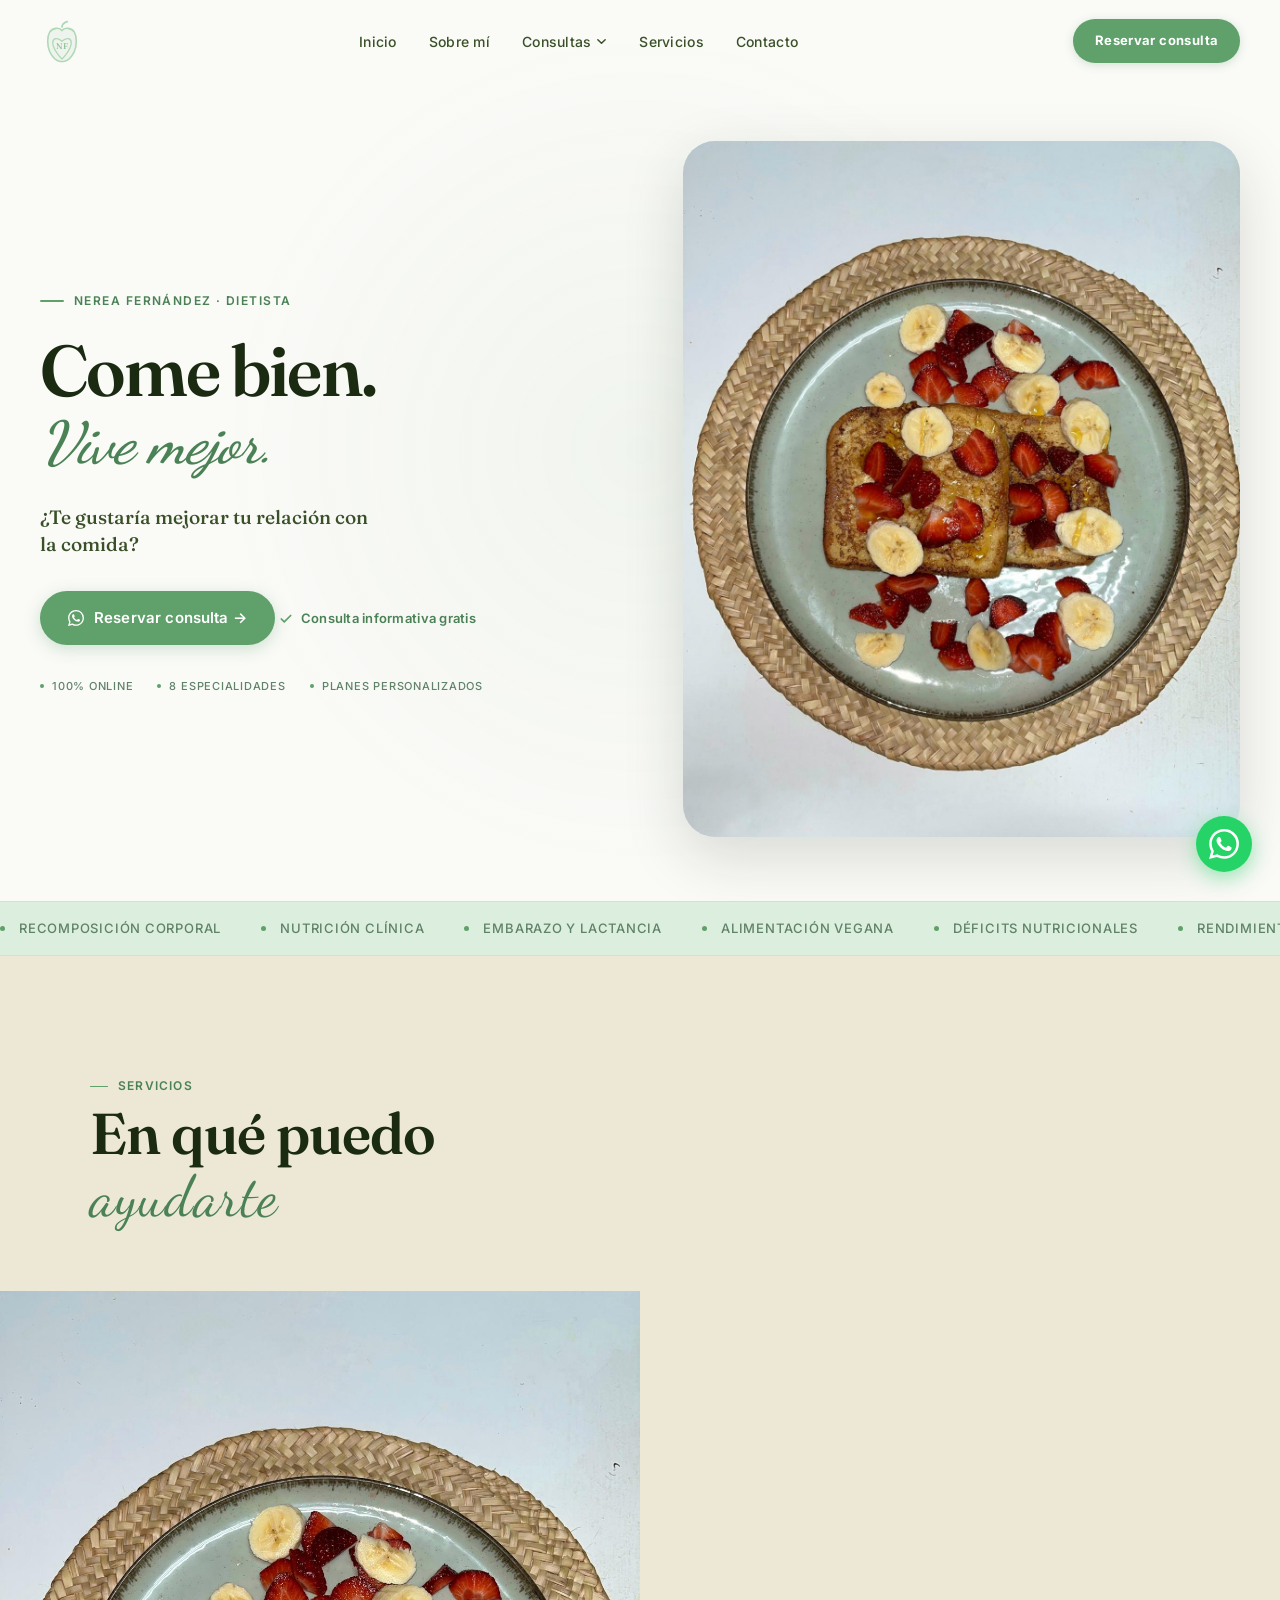
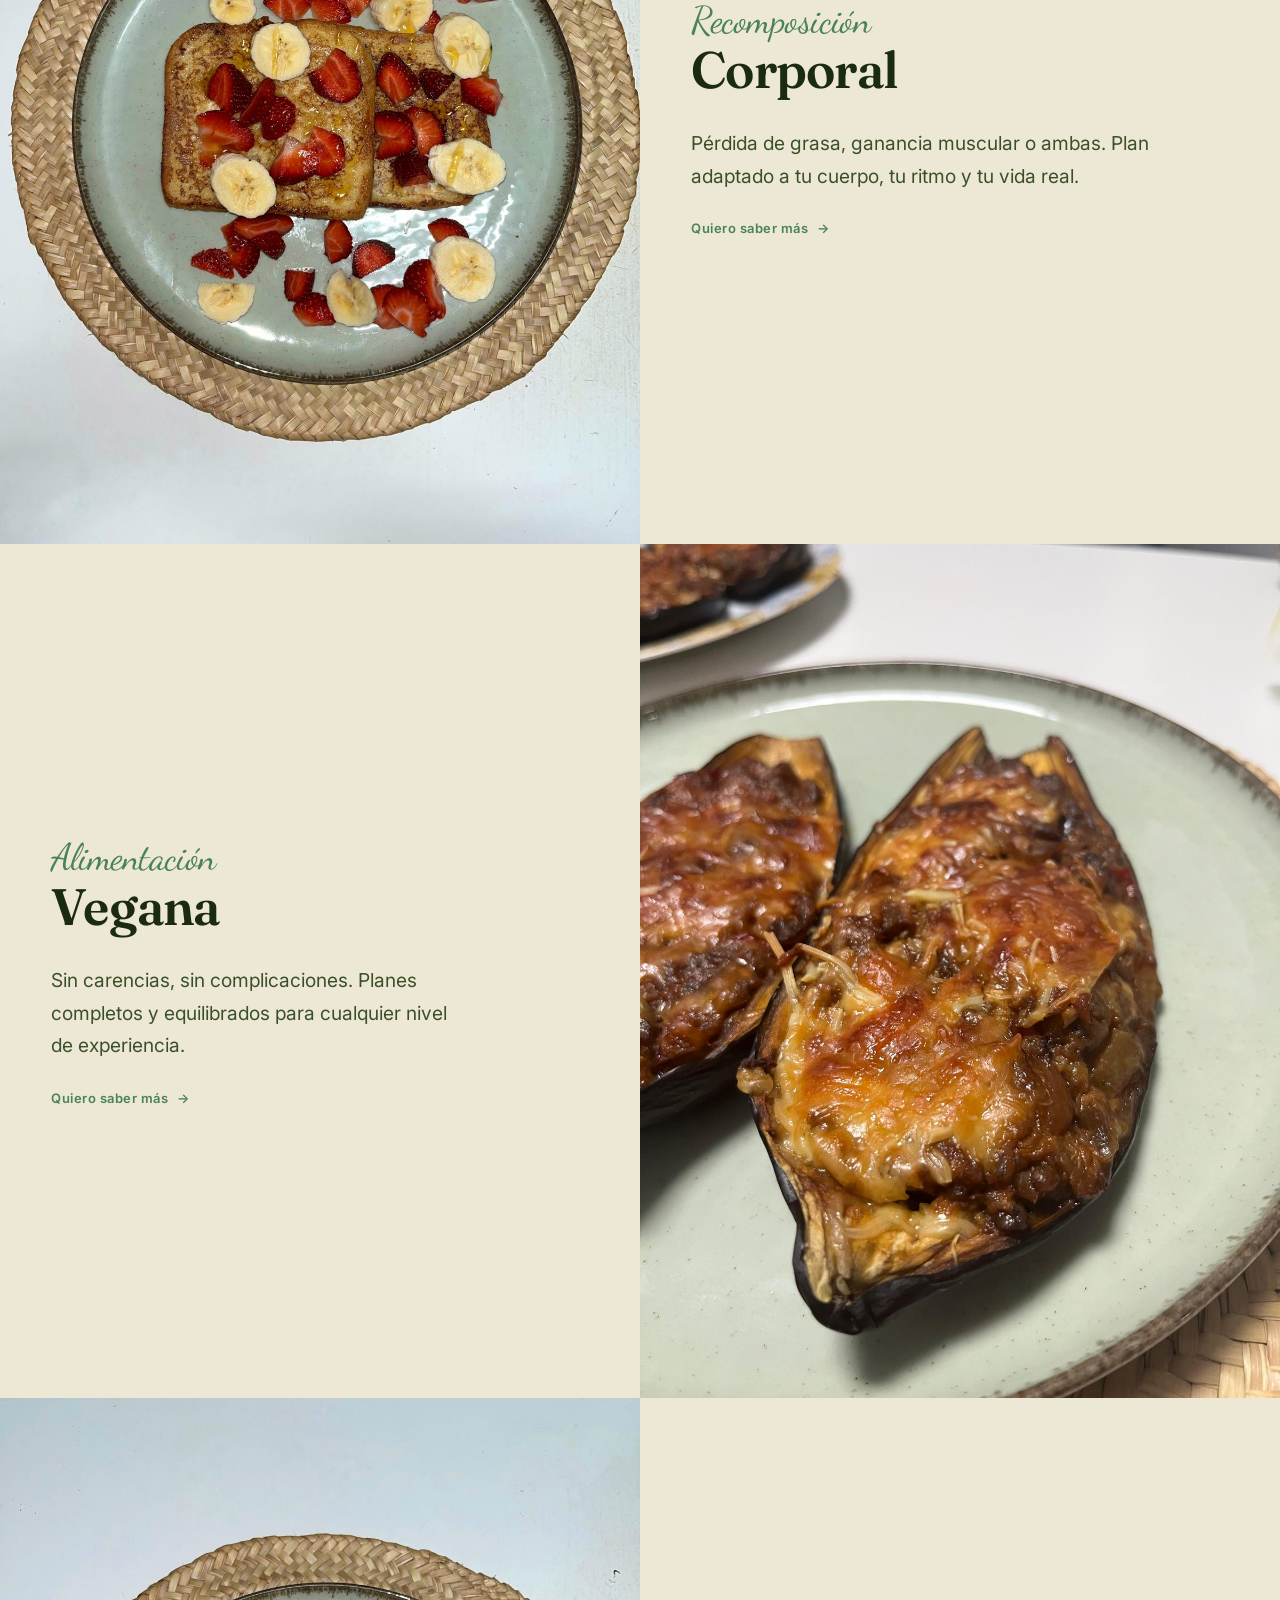
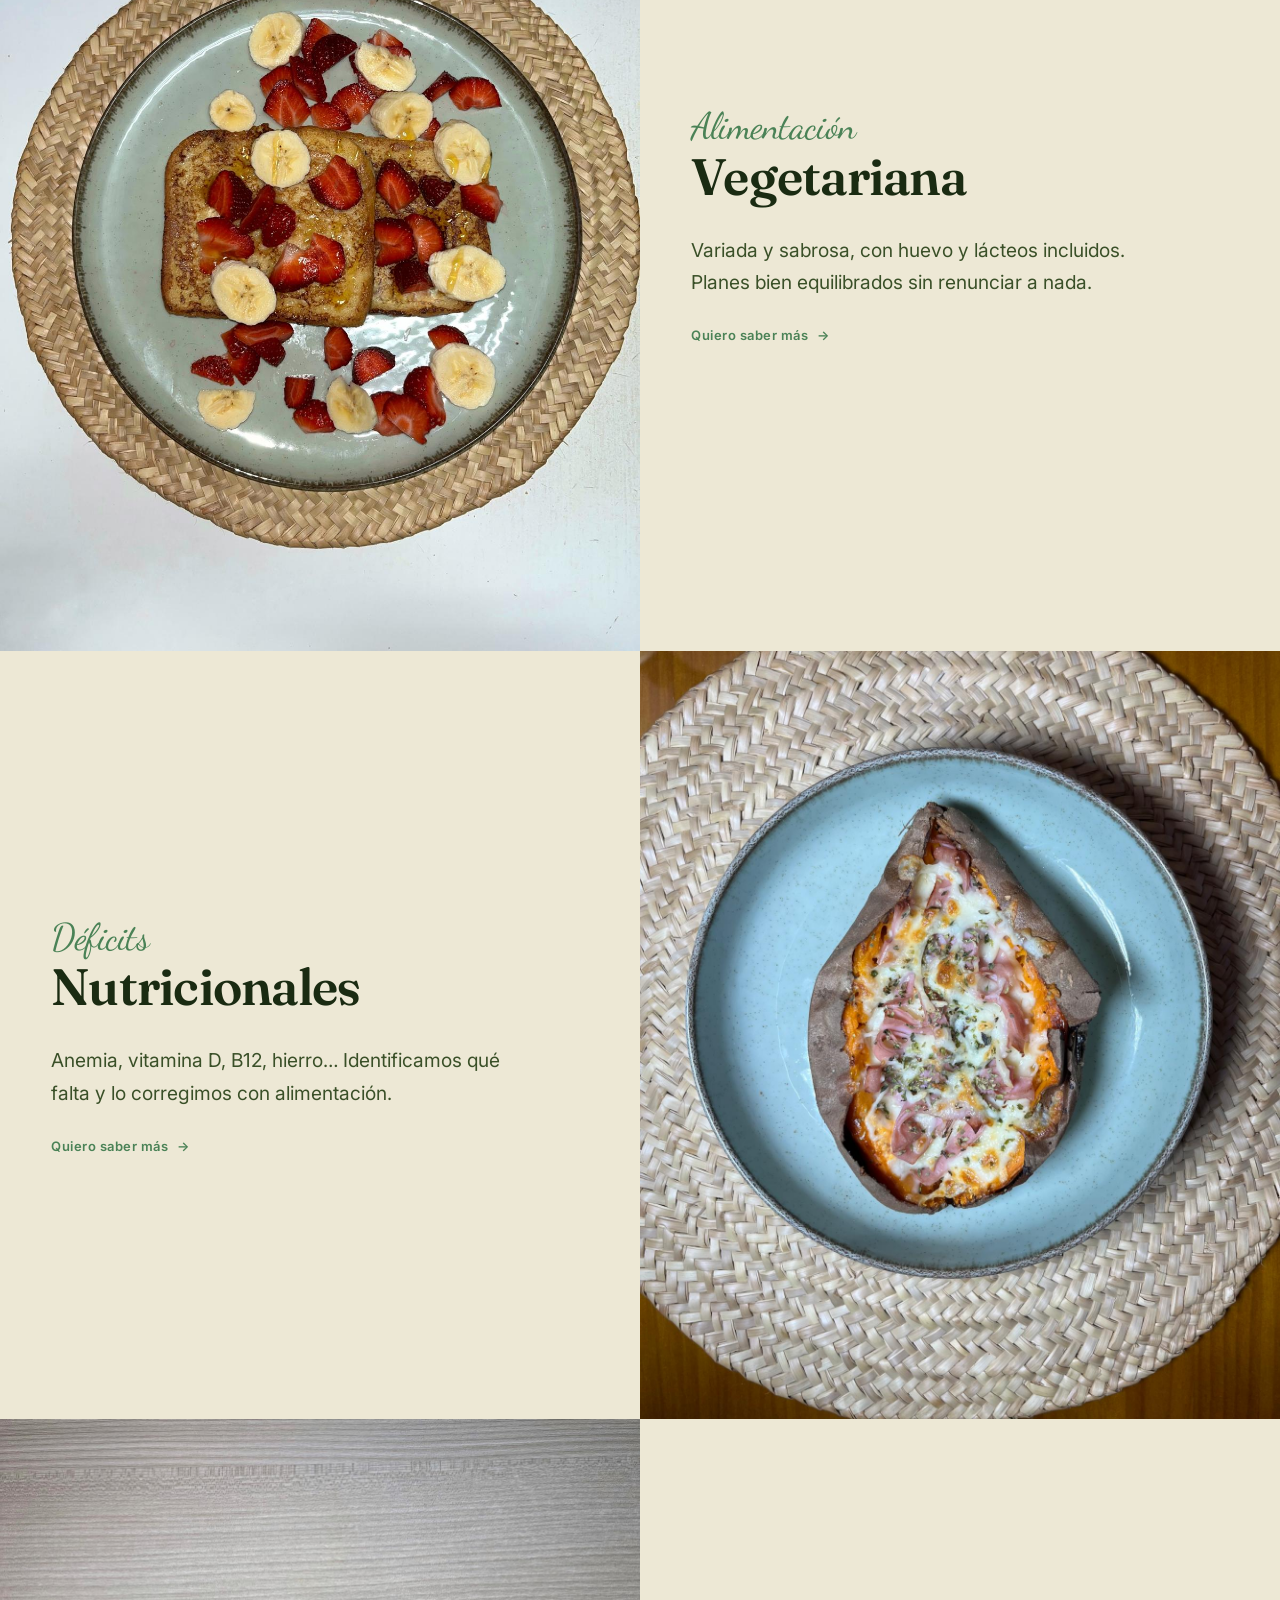
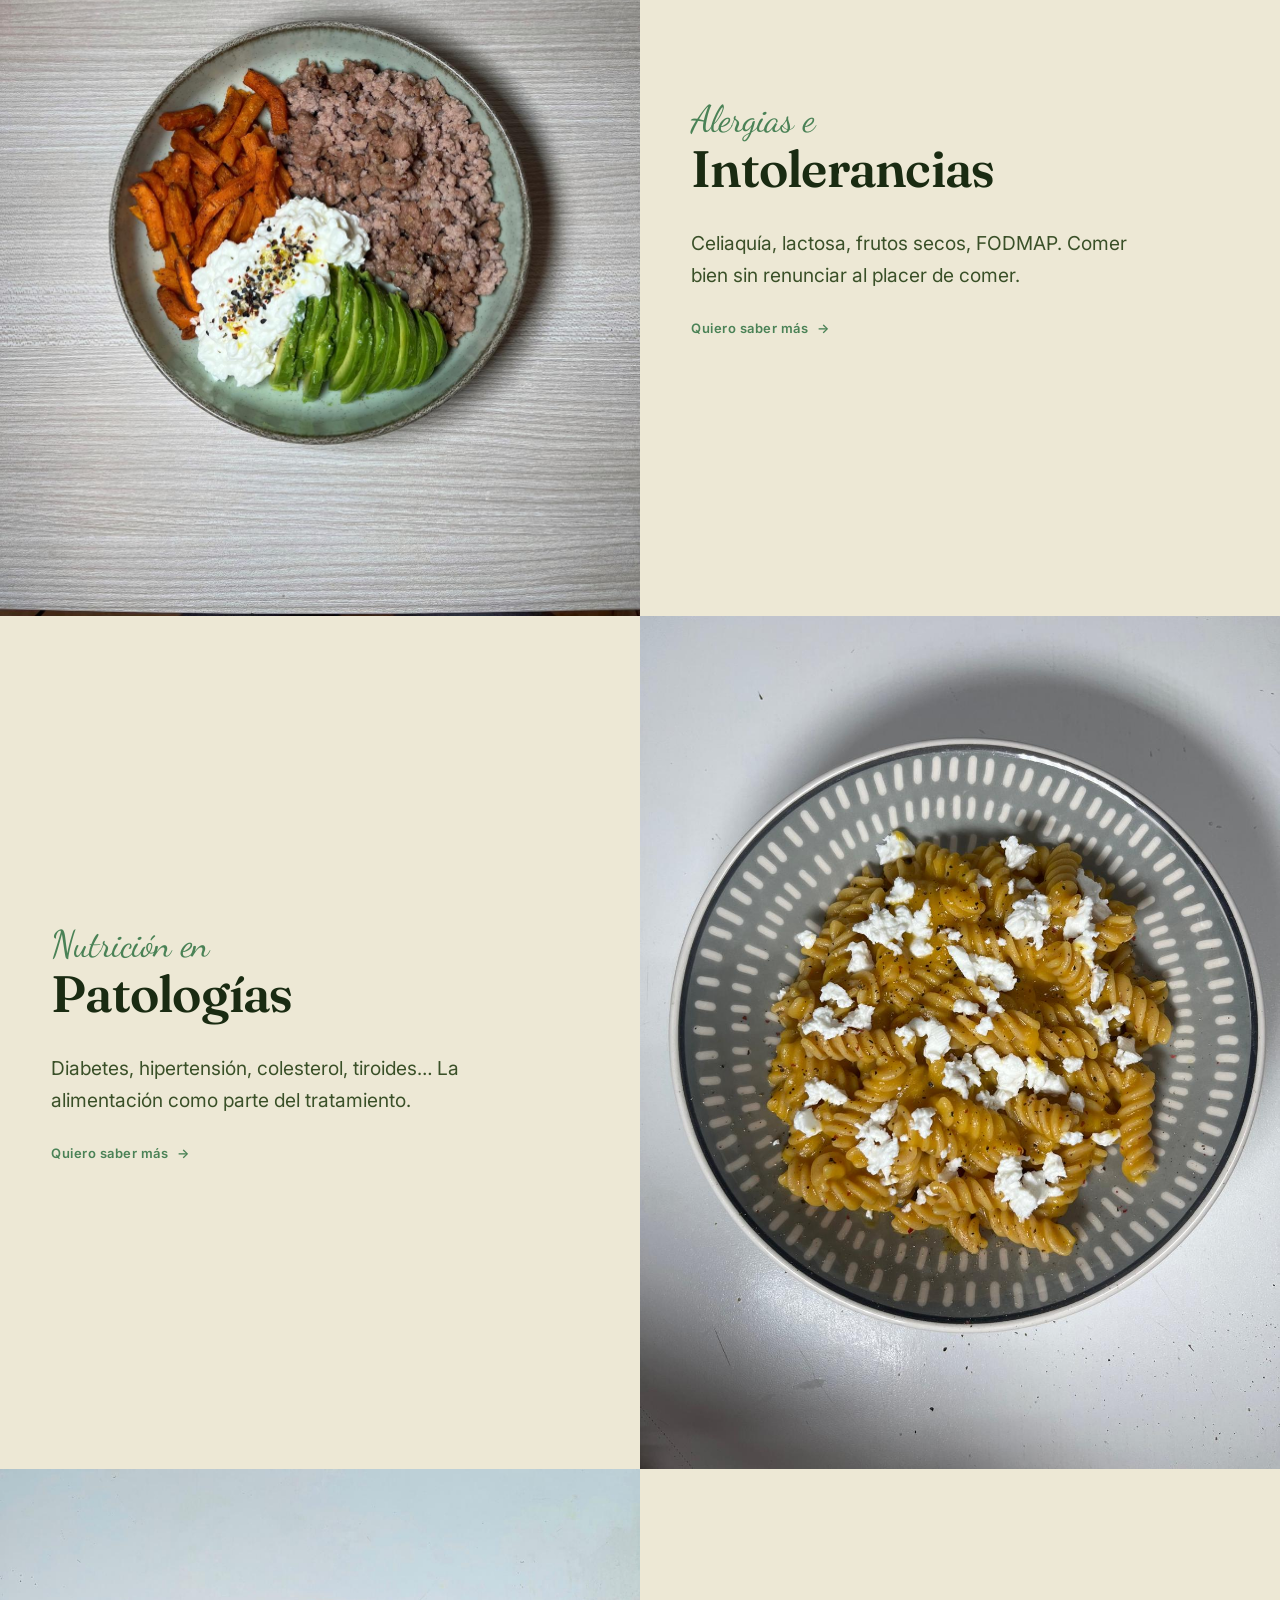
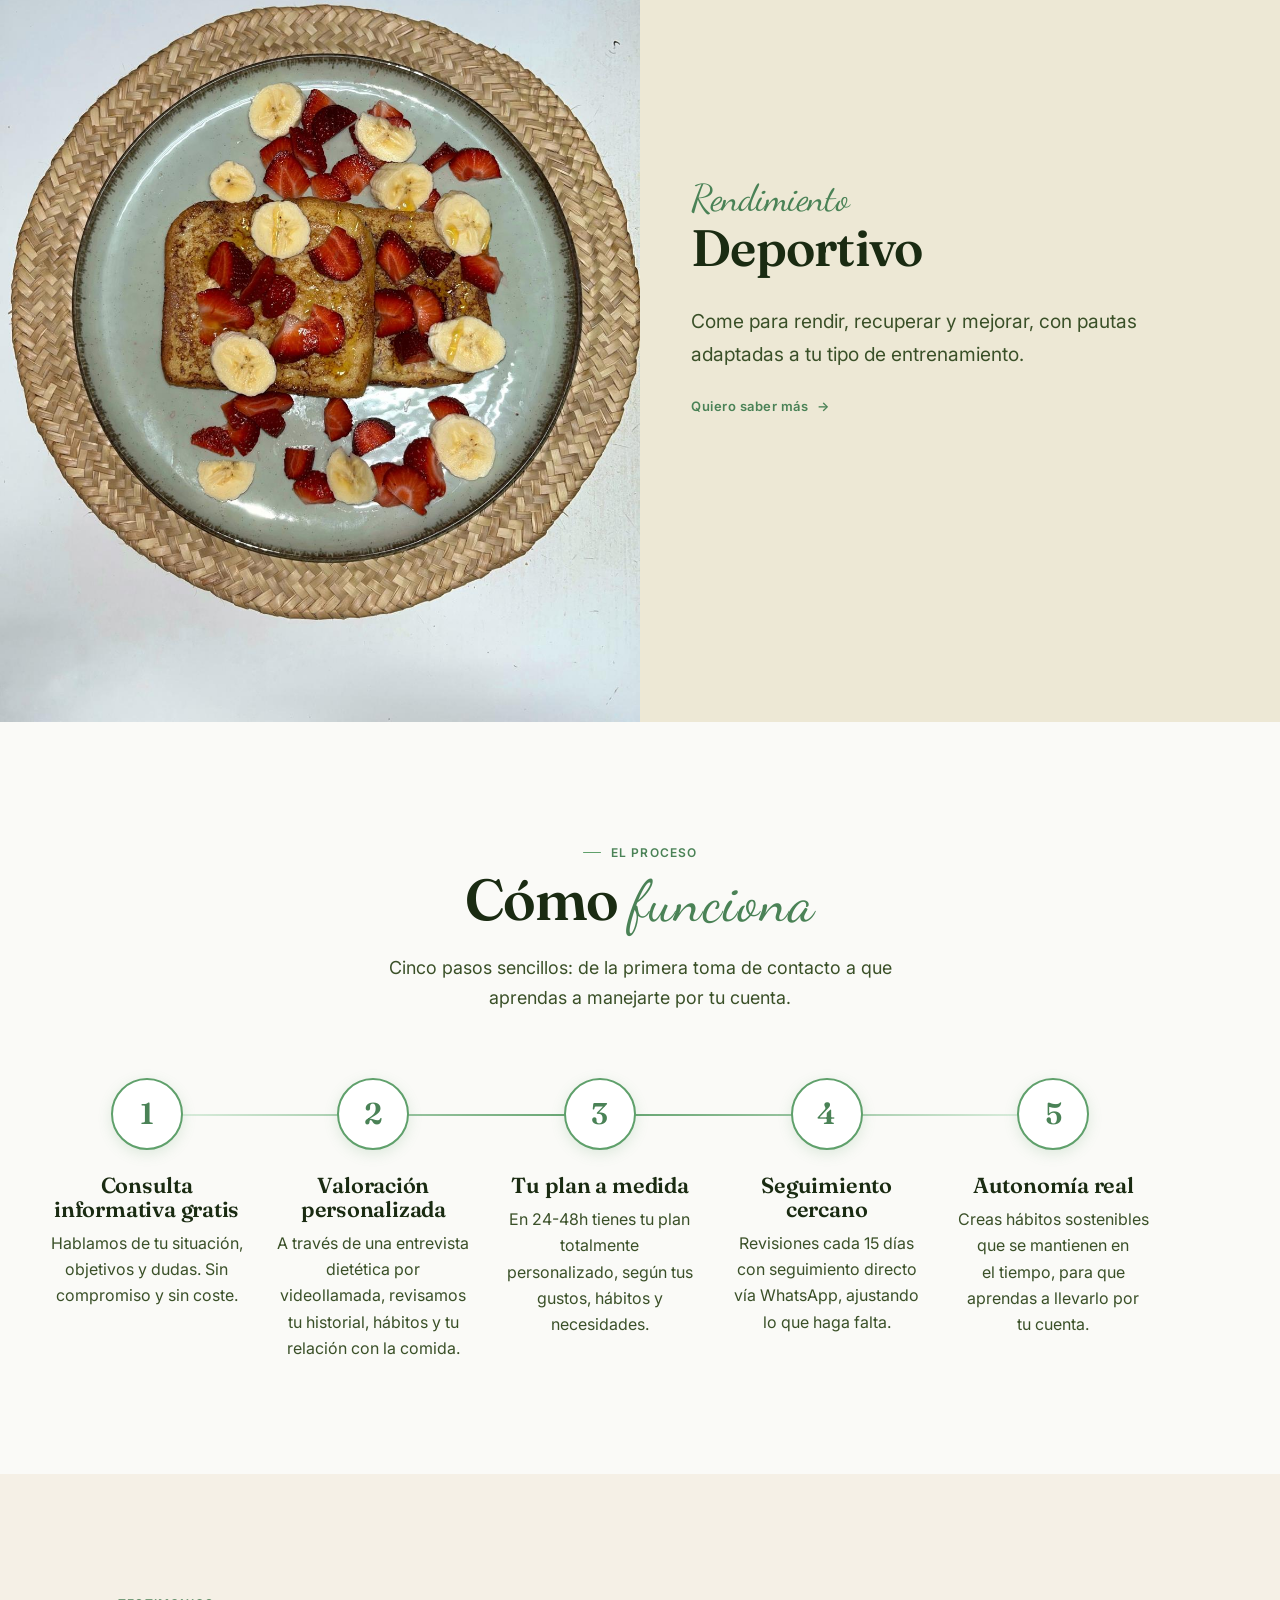
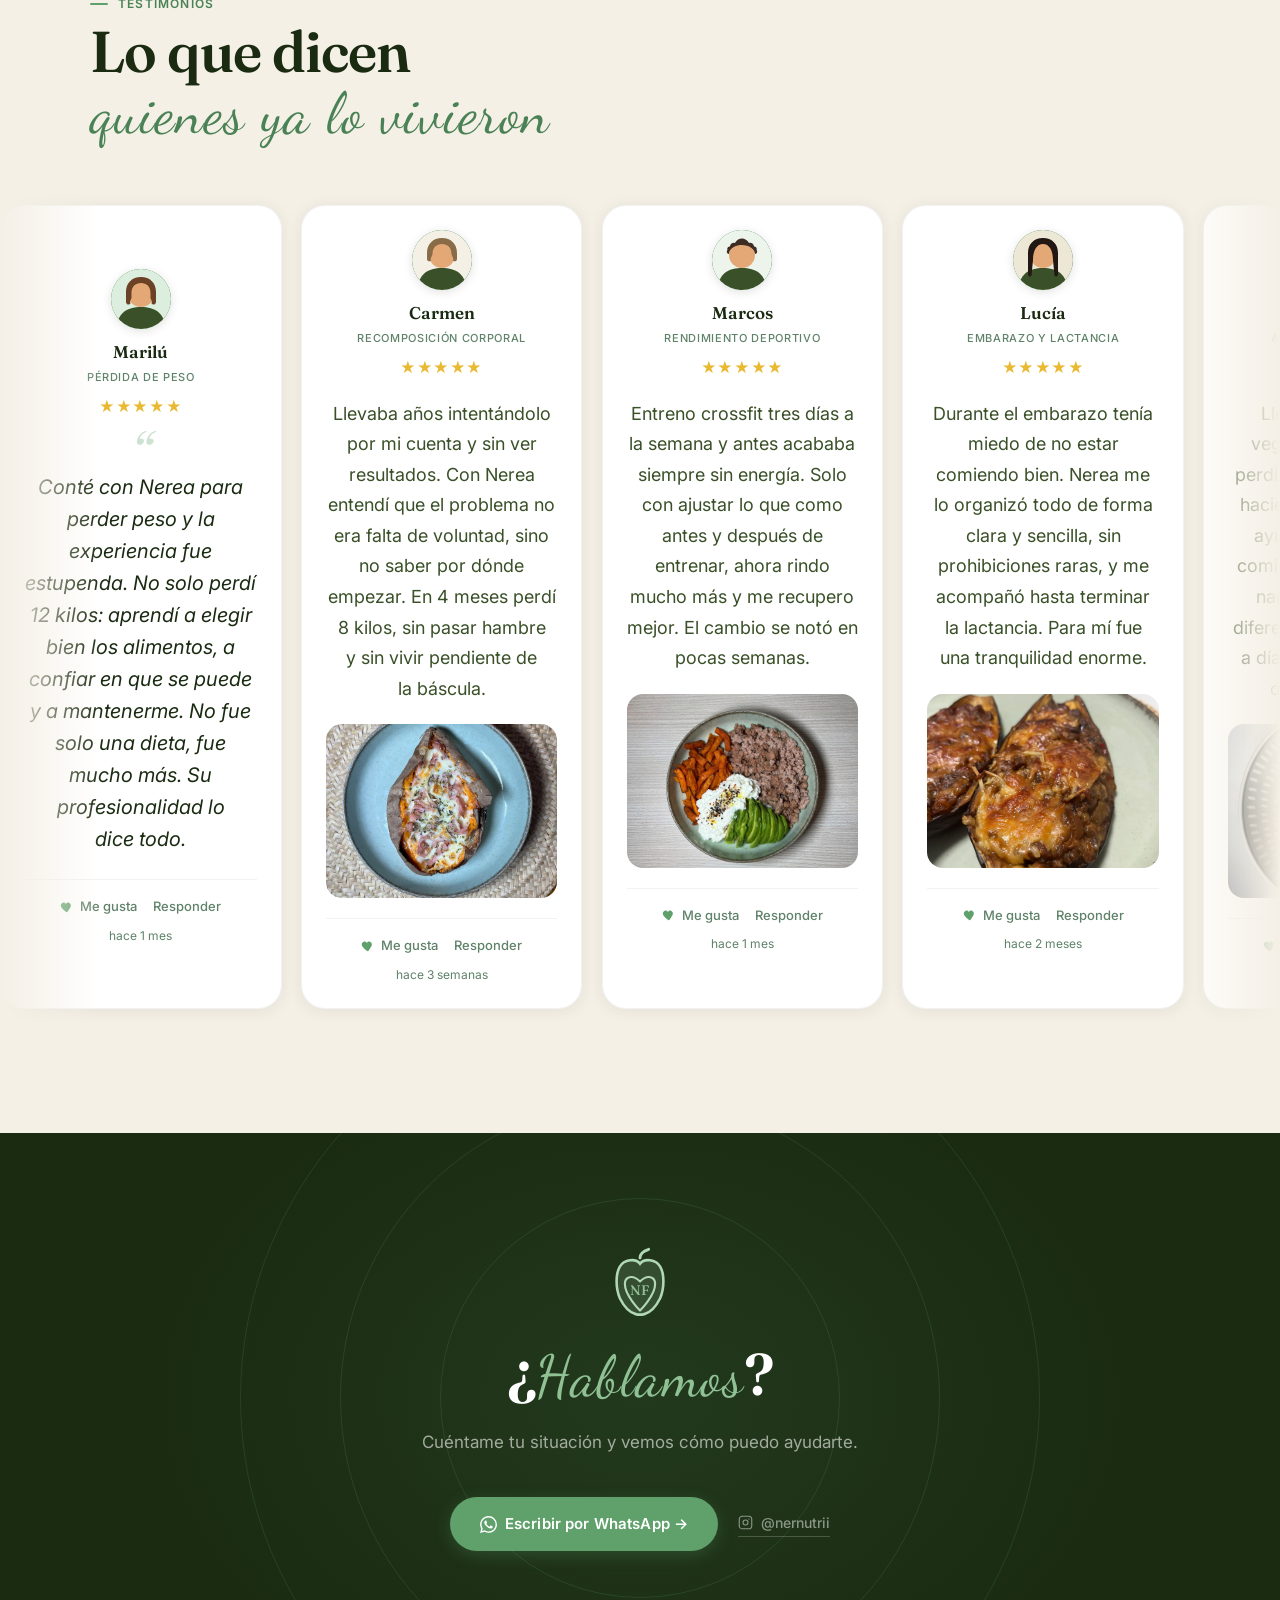
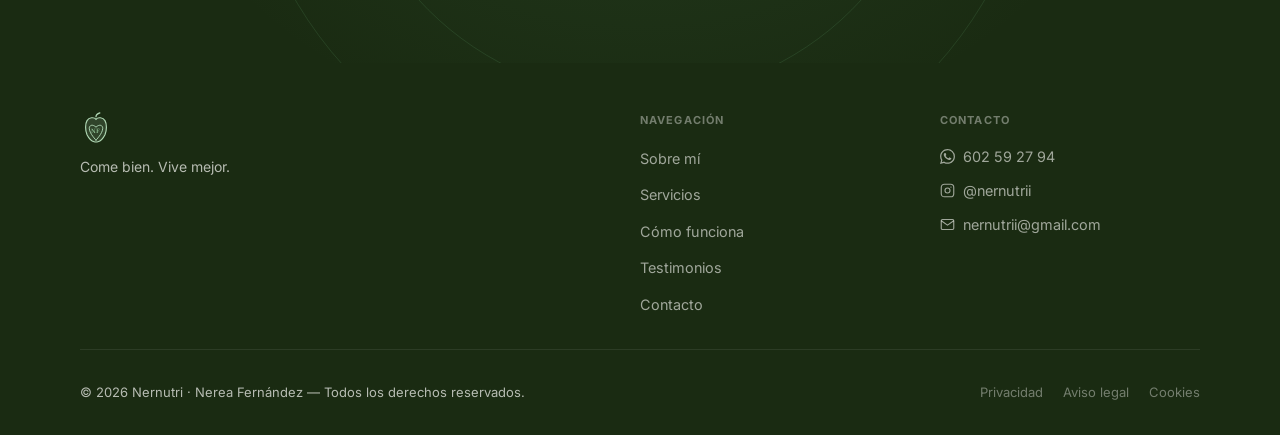
<file: como-funciona.html>
<!DOCTYPE html>
<!--
  ============================================================
  (c) 2026 Nernutri - Nerea Fernandez, Dietista
  TODOS LOS DERECHOS RESERVADOS.
  ============================================================
-->
<html lang="es">
<head>
  <meta charset="UTF-8">
  <title>Nernutri · Cómo funciona</title>
  <script>sessionStorage.setItem("nf-anchor","como-funciona");location.replace("/");</script>
</head>
<body></body>
</html>
</file>
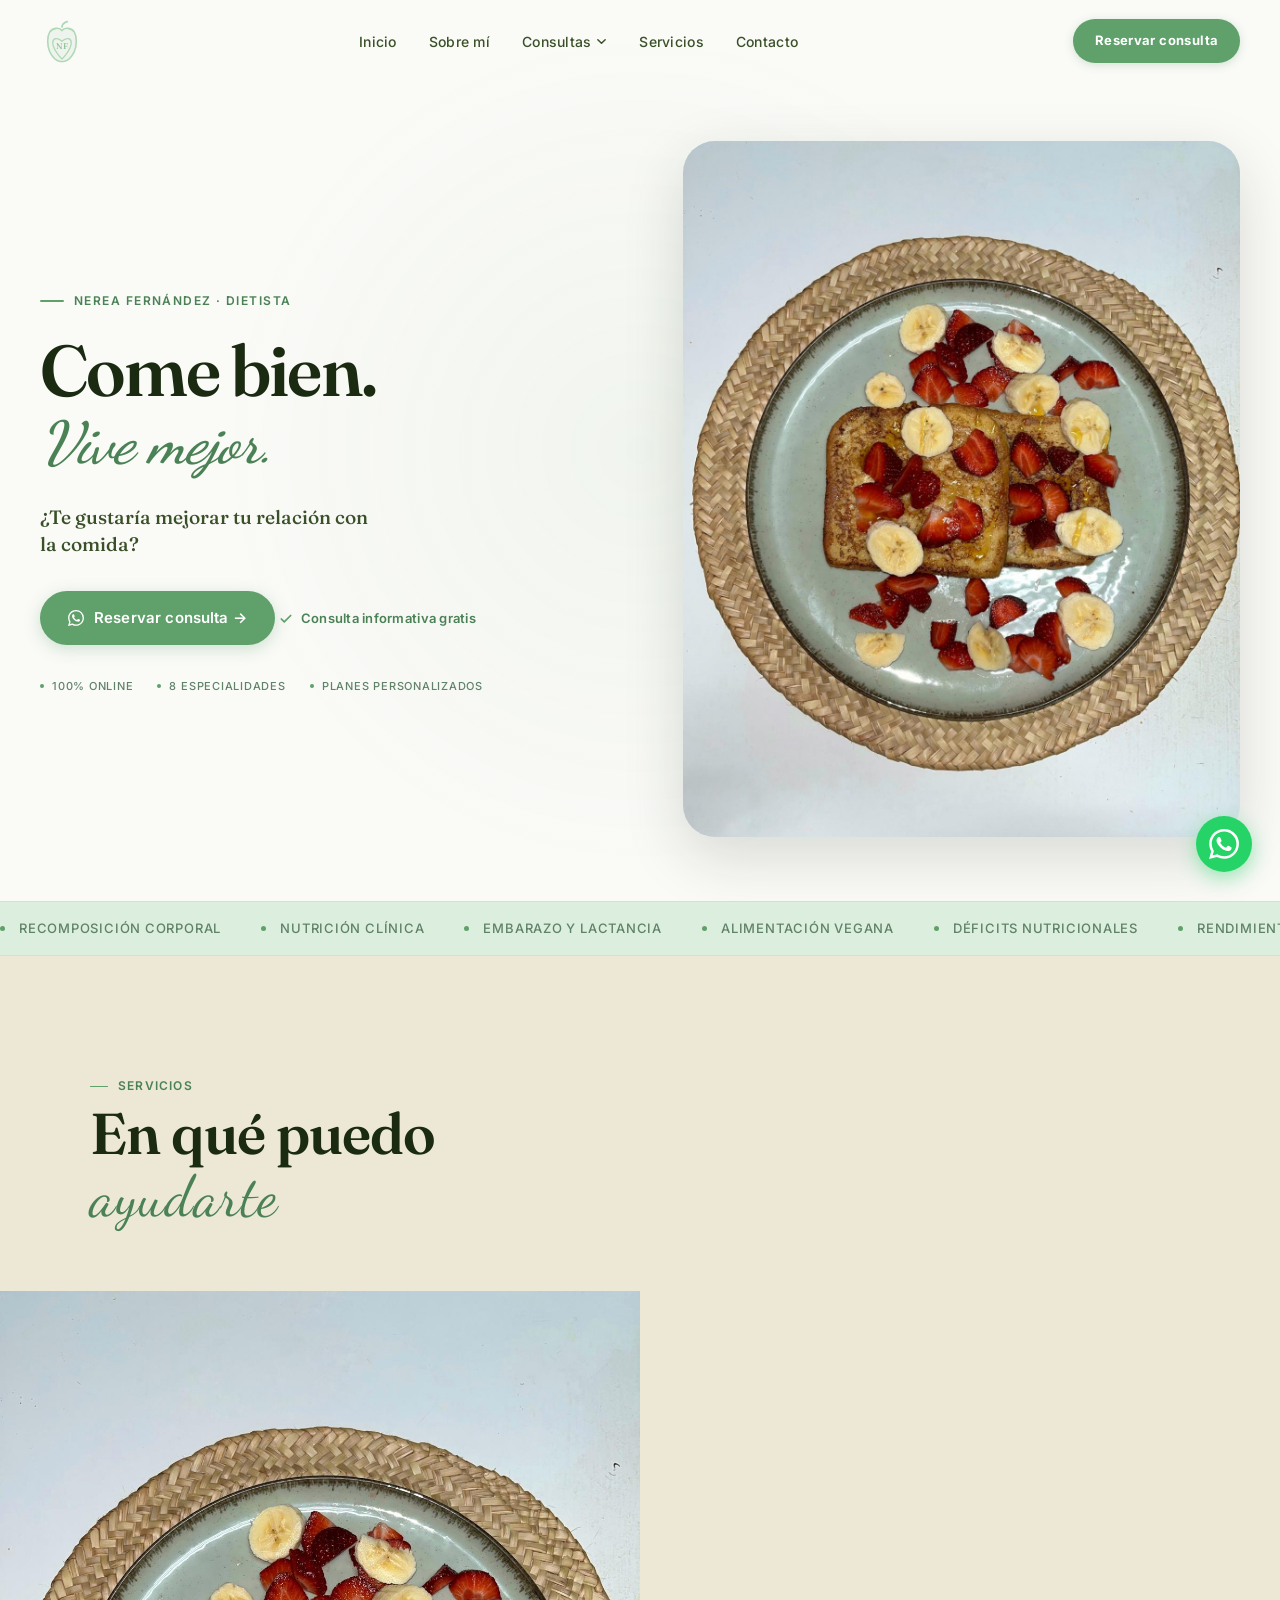
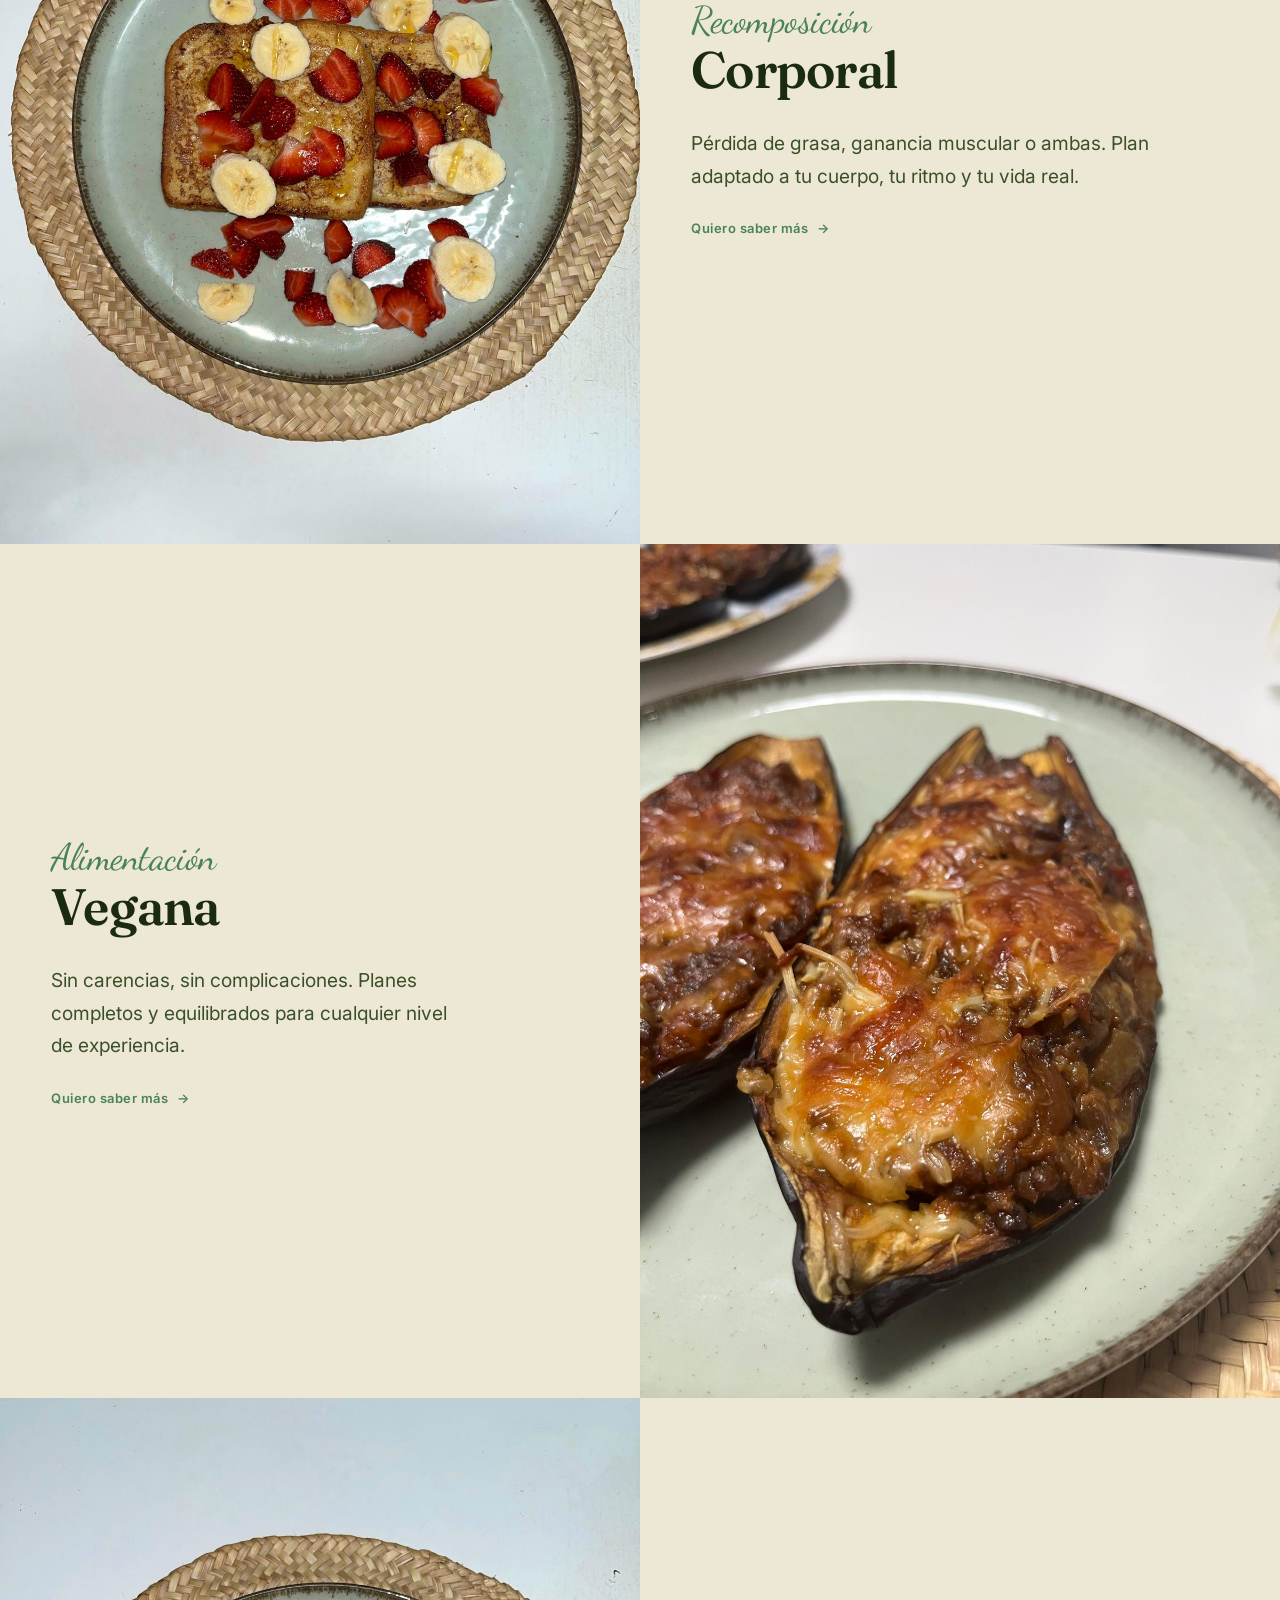
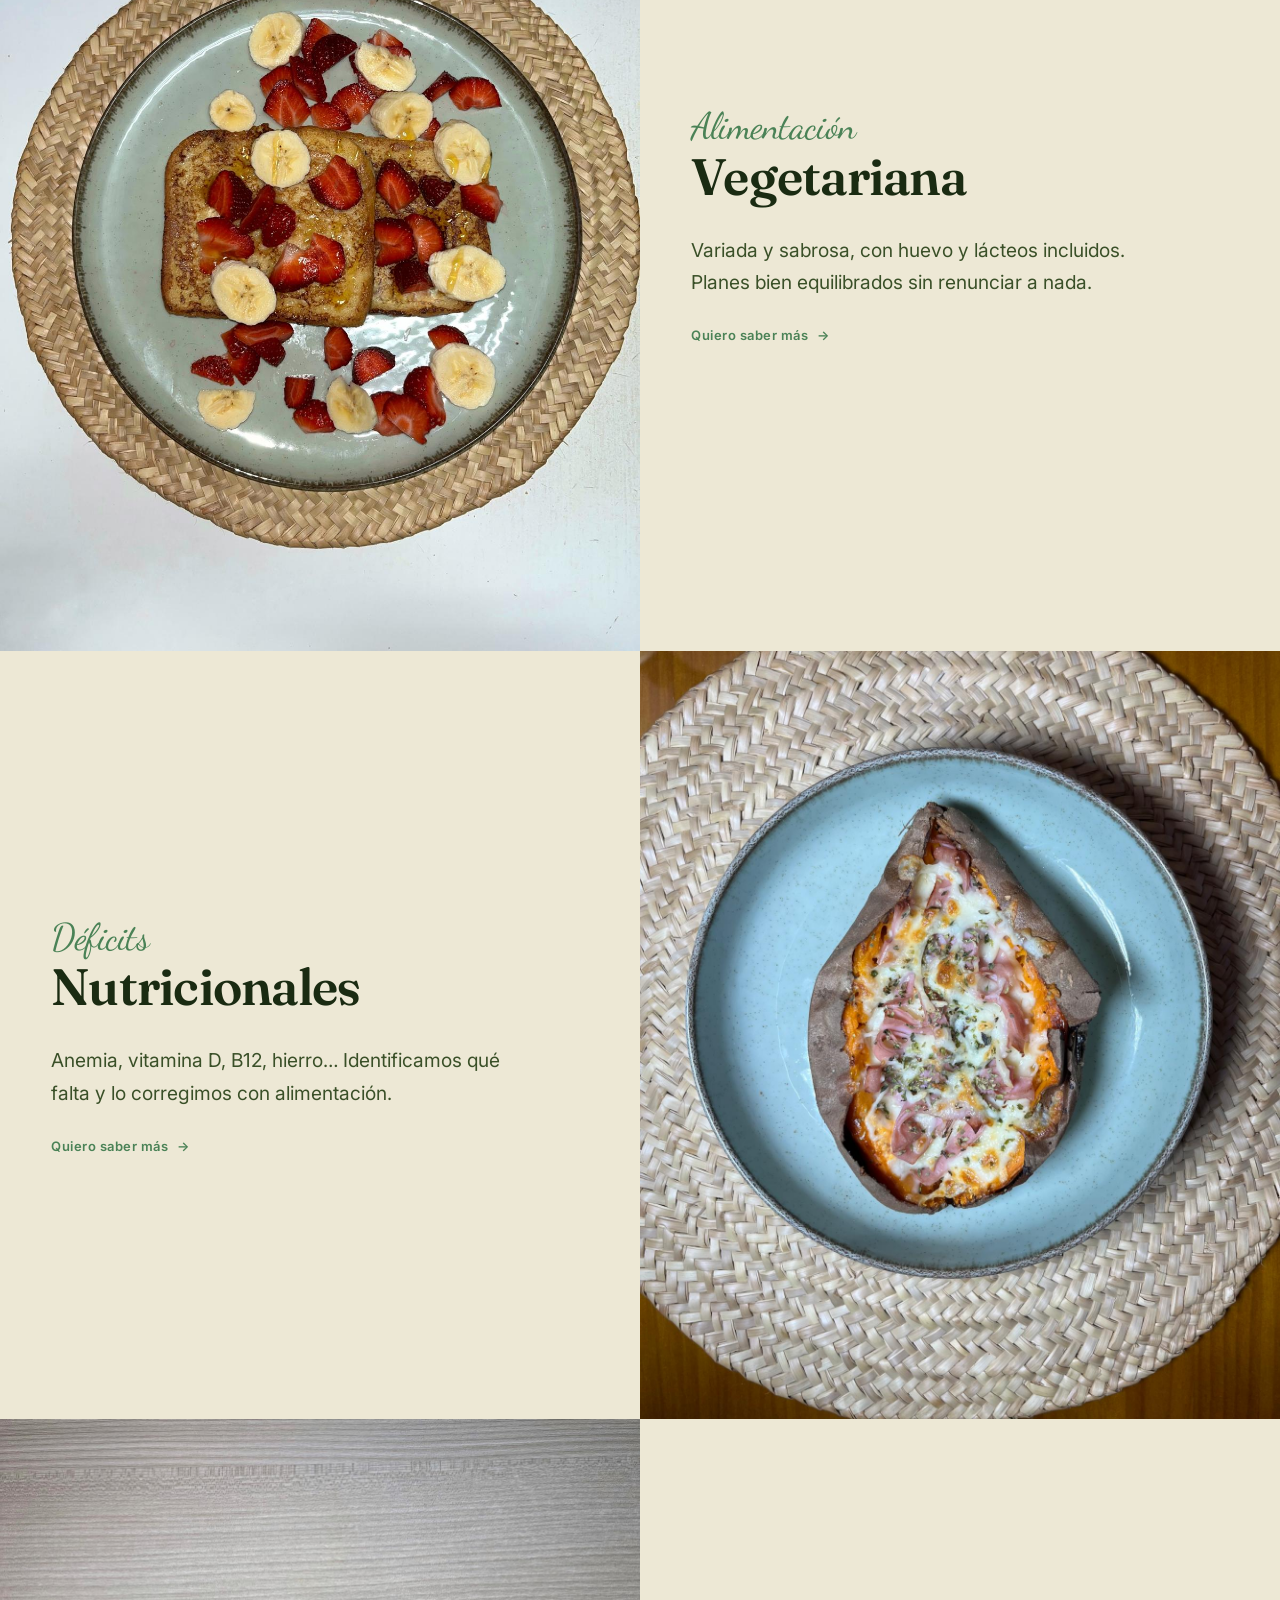
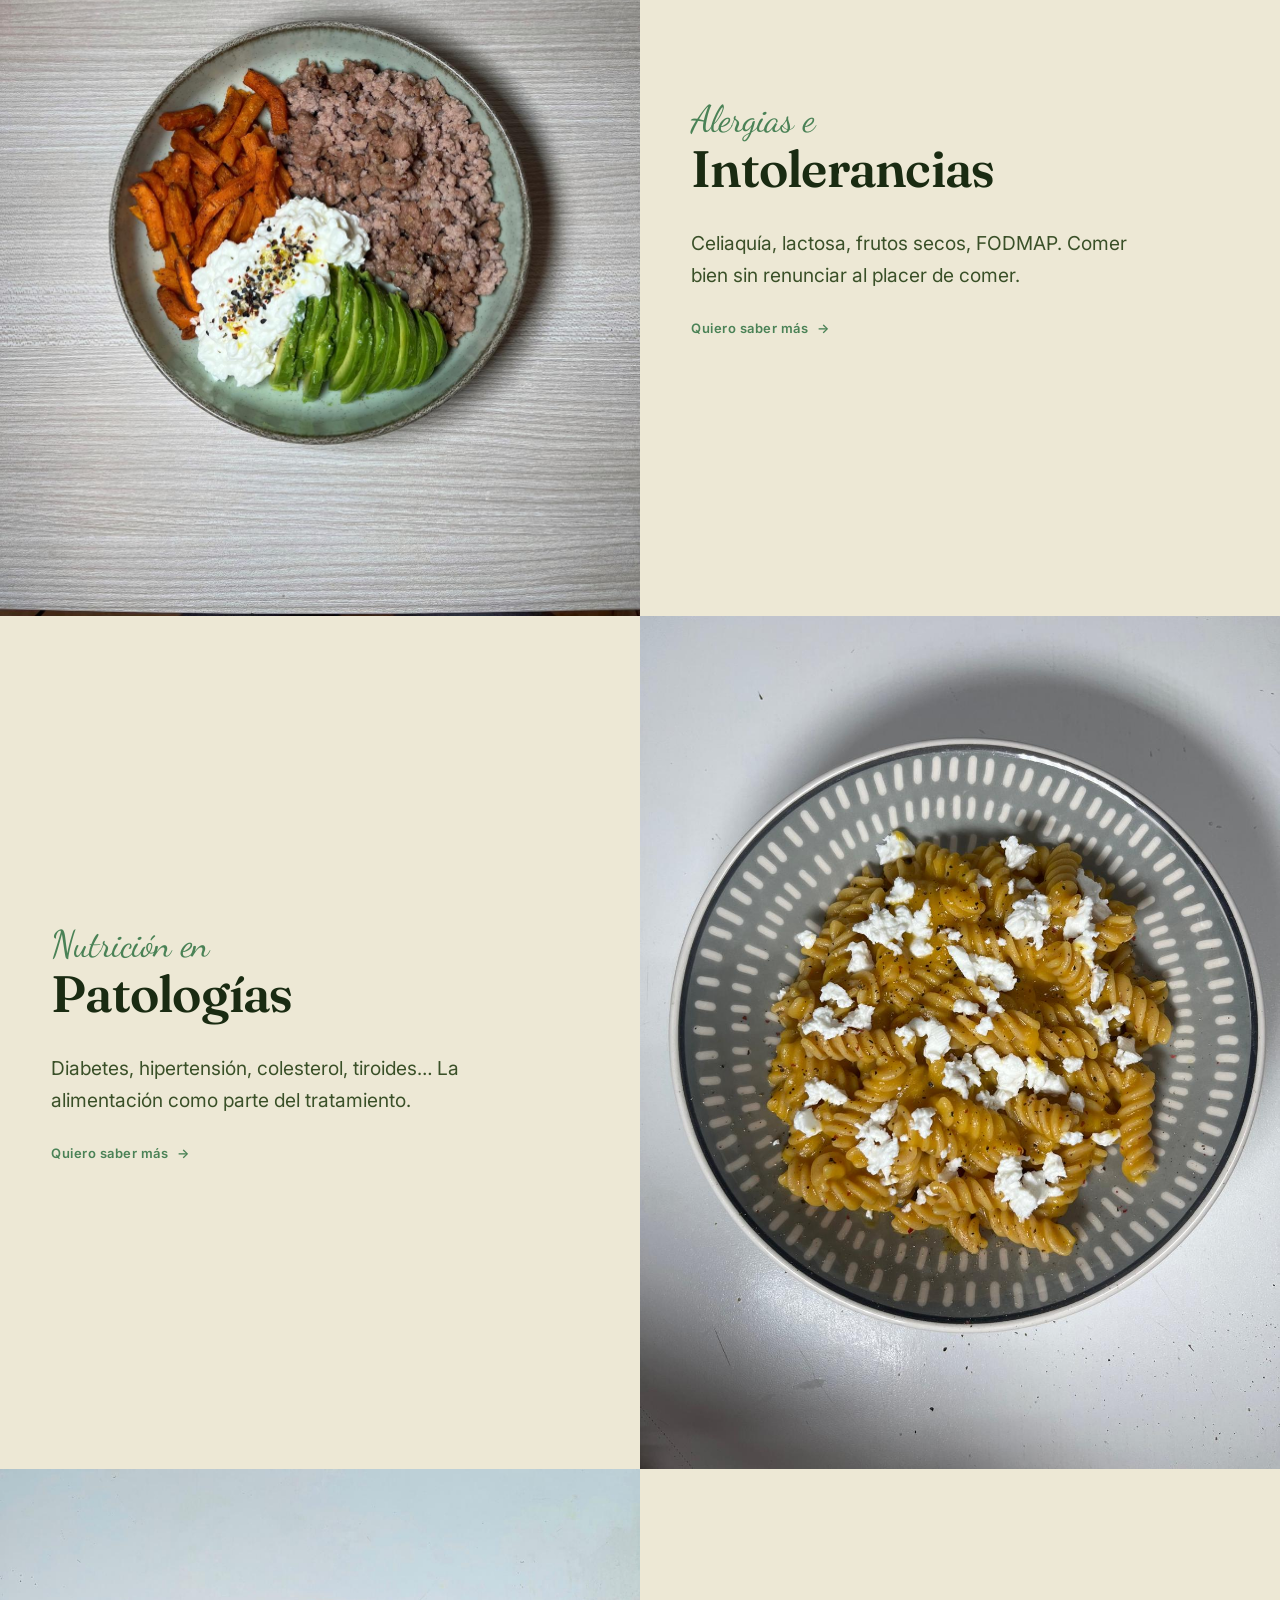
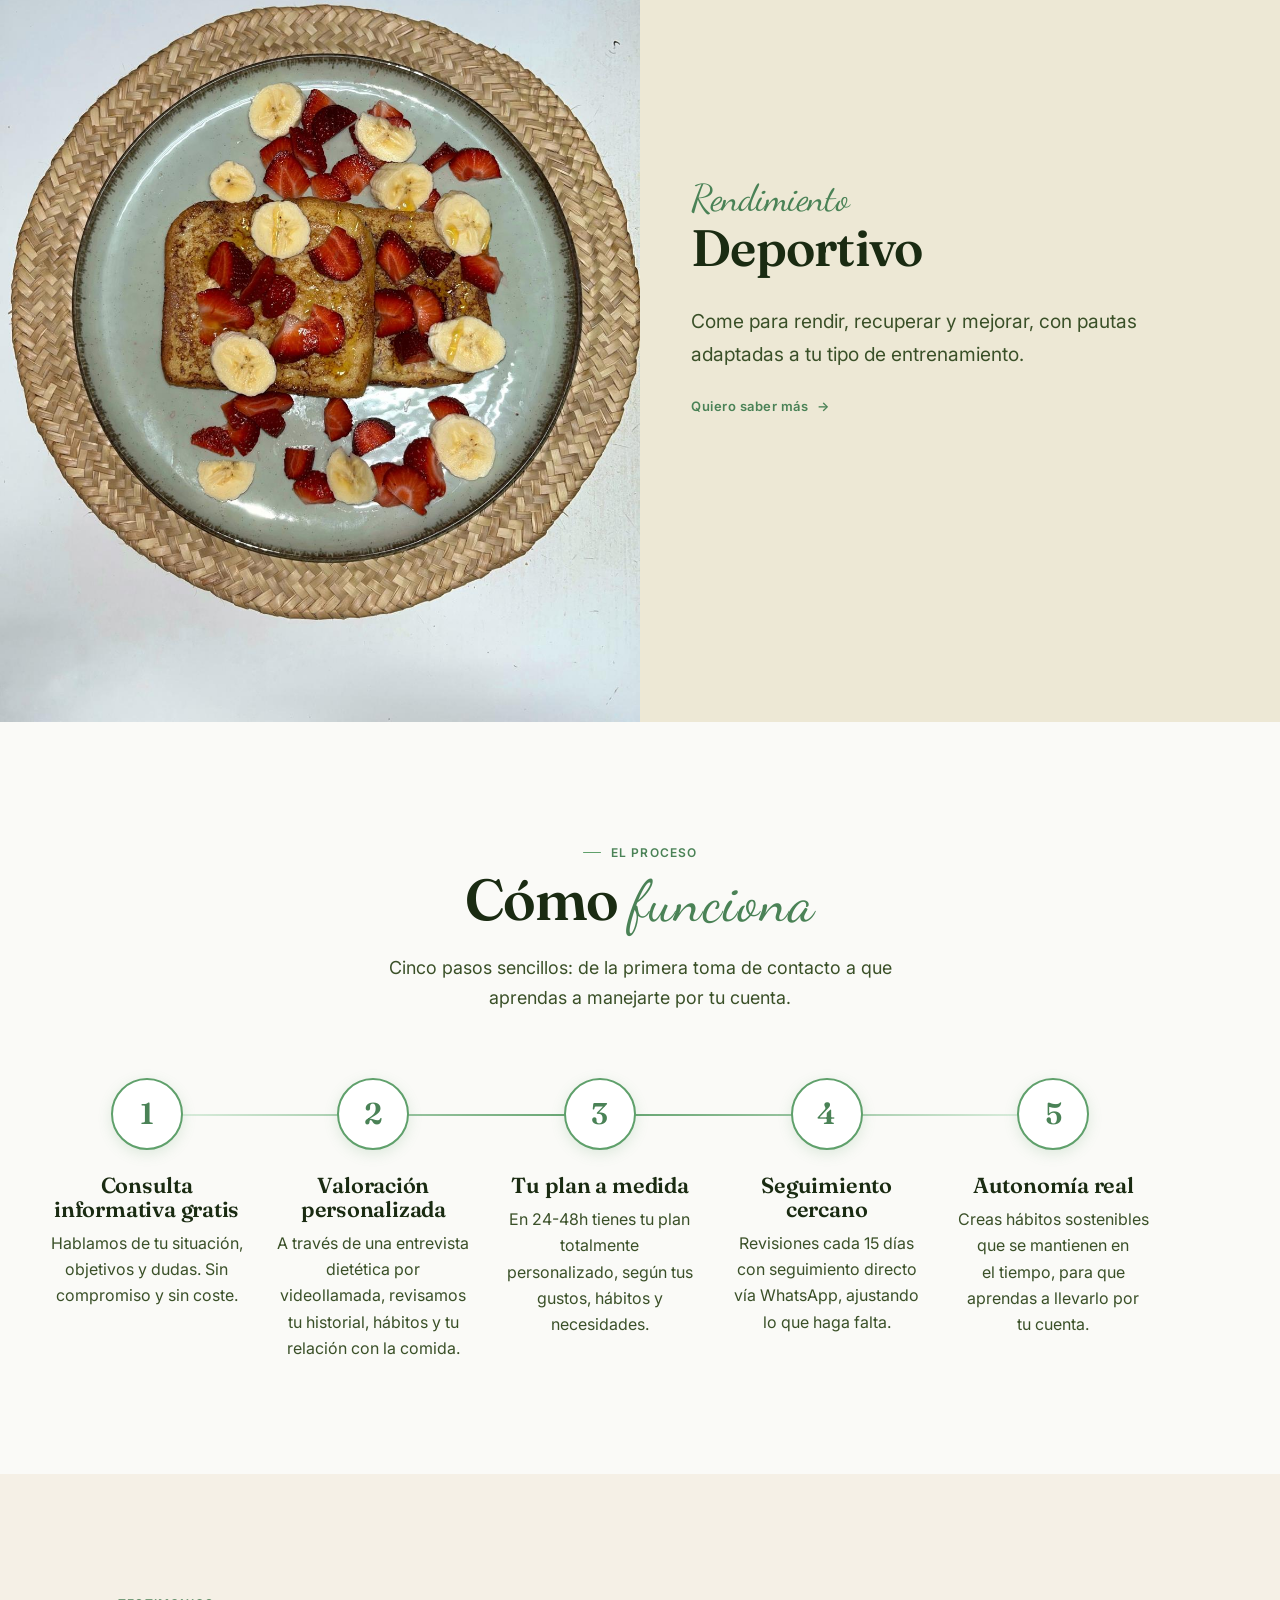
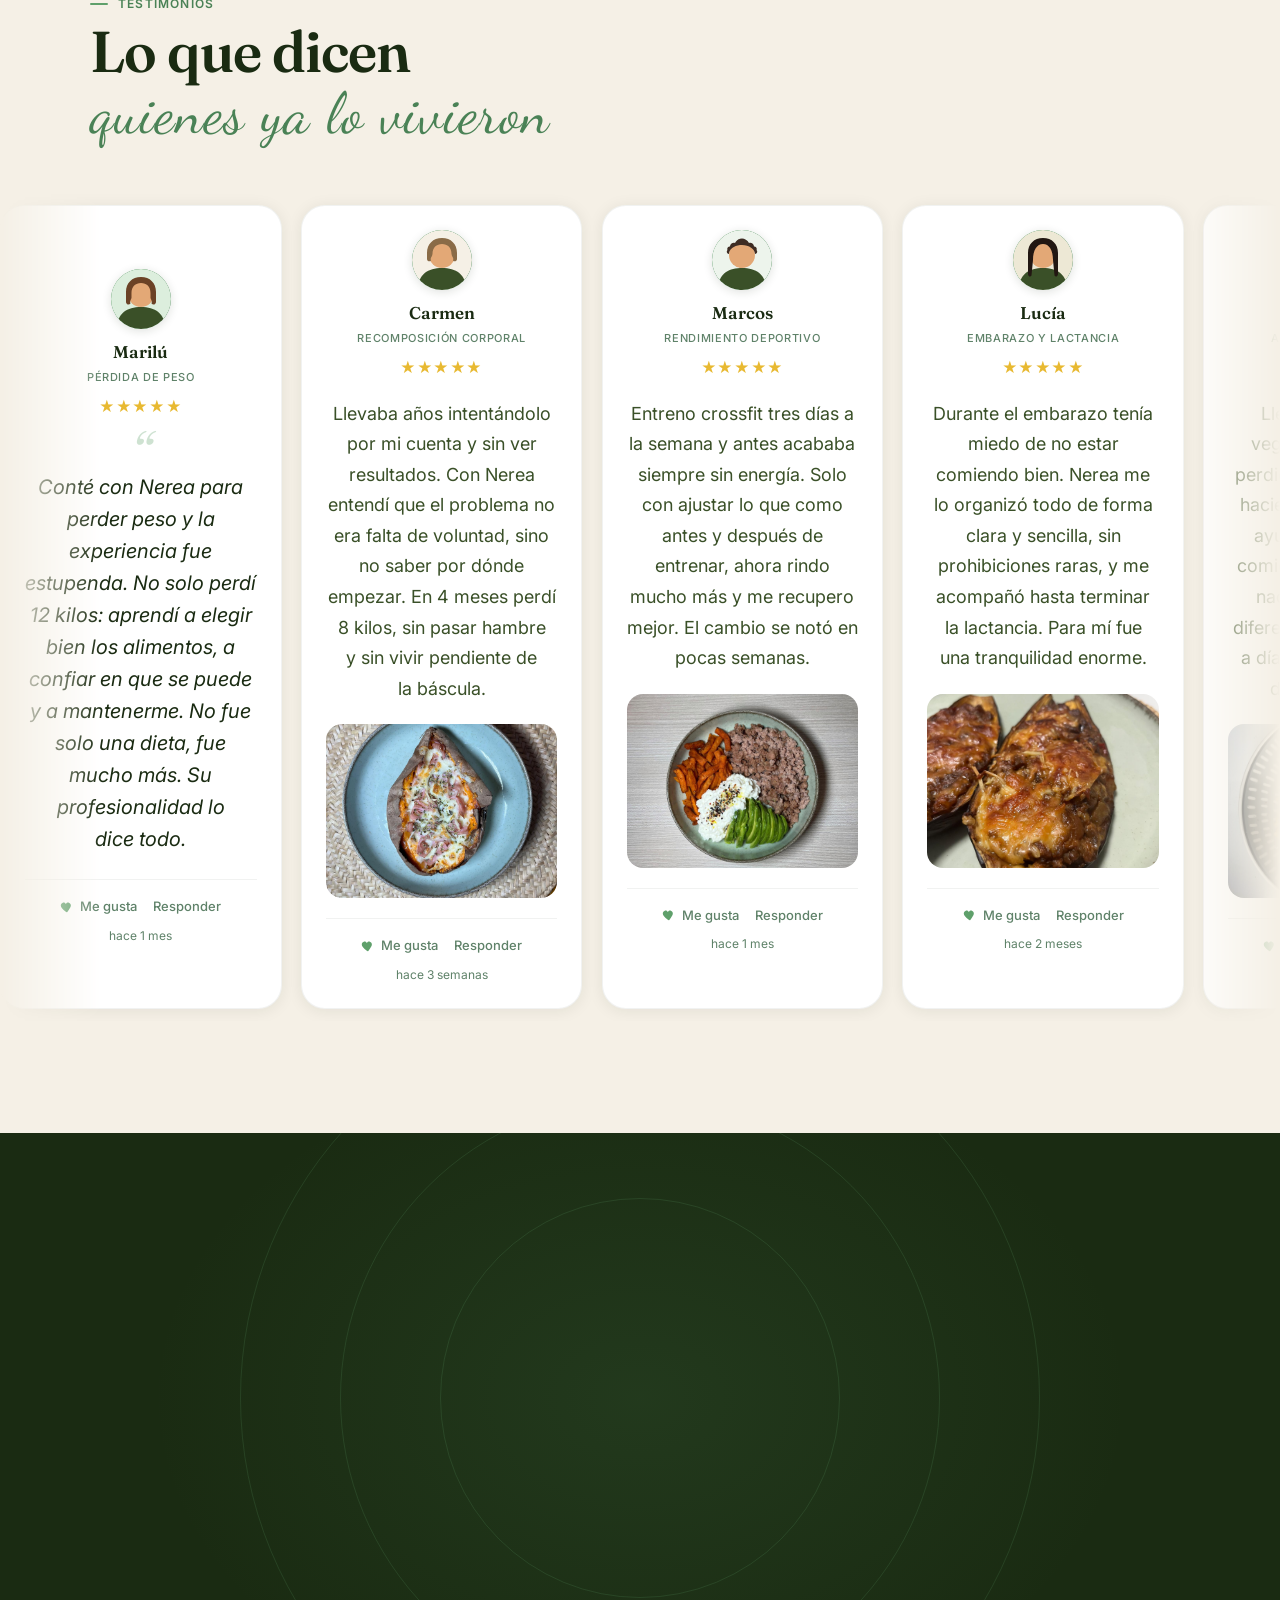
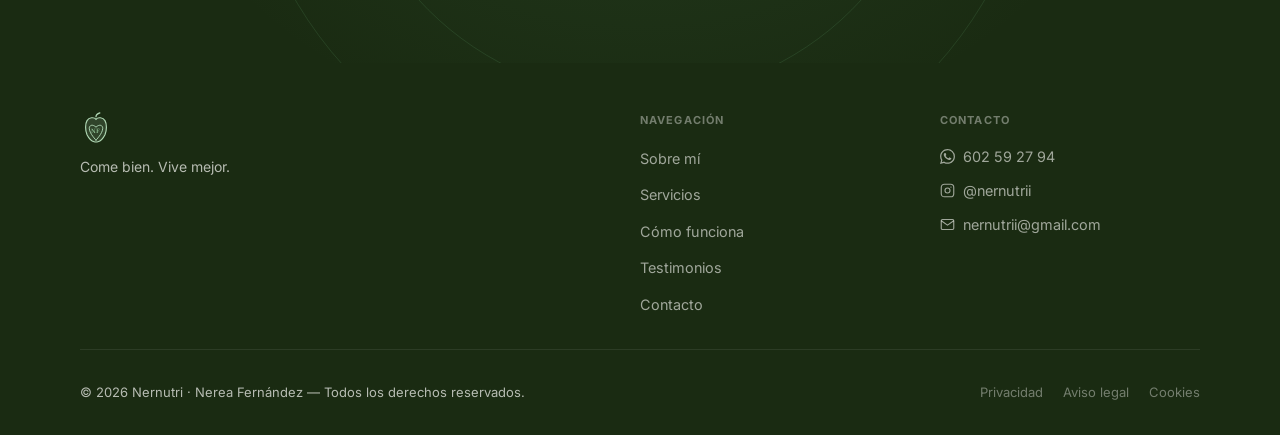
<file: servicios.html>
<!DOCTYPE html>
<!--
  ============================================================
  (c) 2026 Nernutri - Nerea Fernandez, Dietista
  TODOS LOS DERECHOS RESERVADOS.
  ============================================================
-->
<html lang="es">
<head>
  <meta charset="UTF-8">
  <title>Nernutri · Servicios</title>
  <script>sessionStorage.setItem("nf-anchor","servicios");location.replace("/");</script>
</head>
<body></body>
</html>
</file>
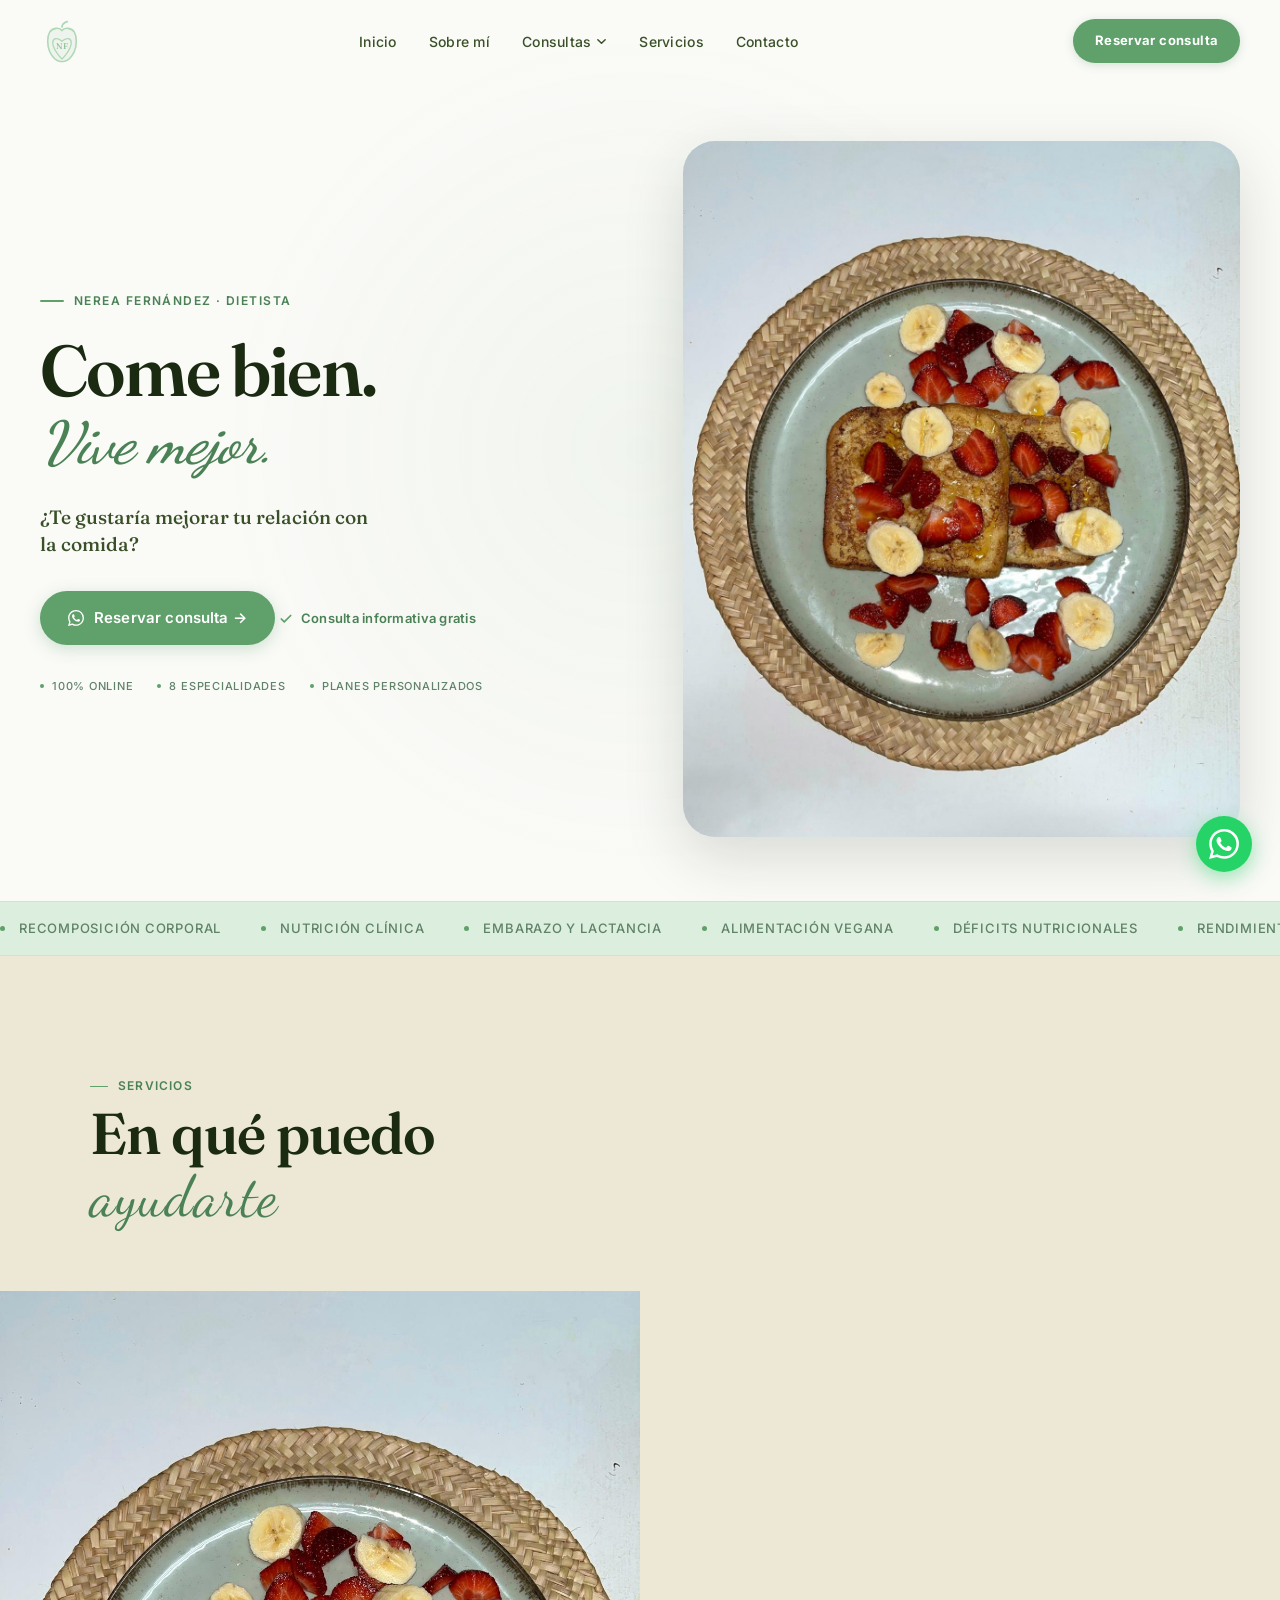
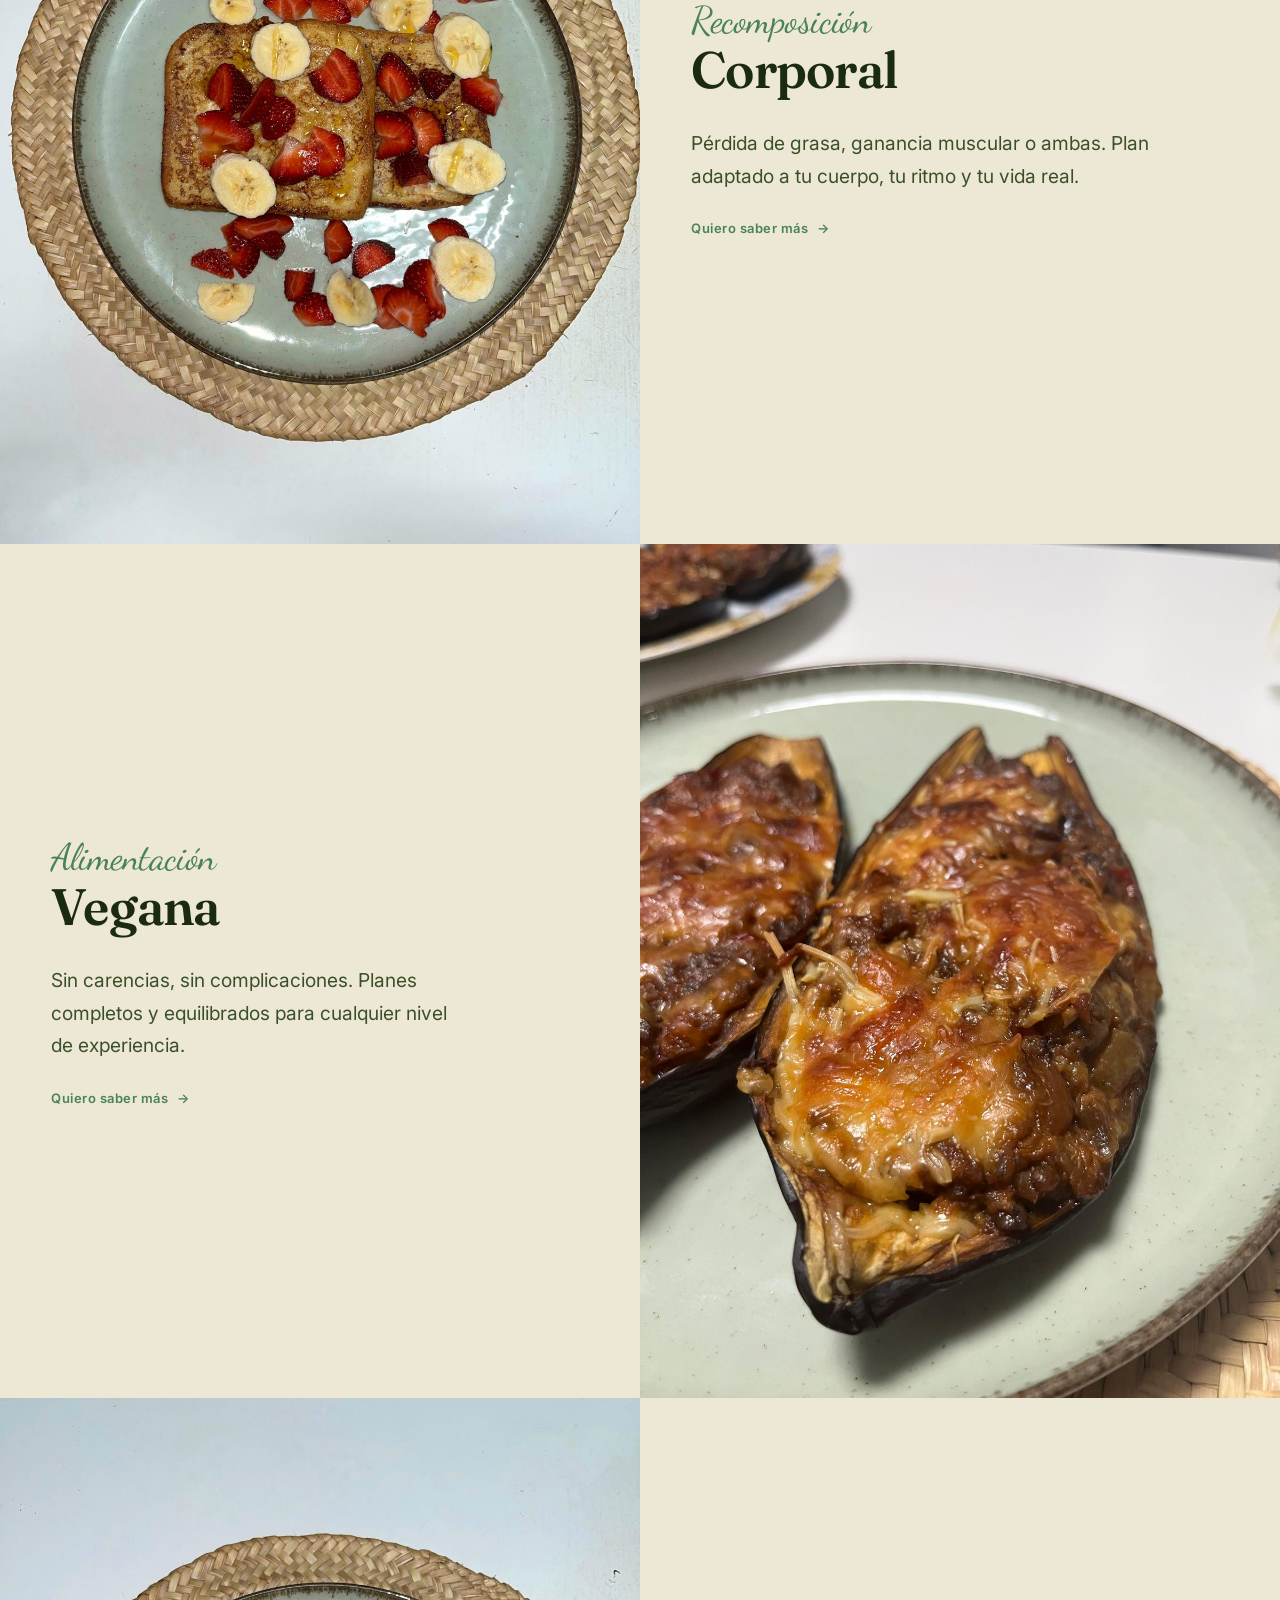
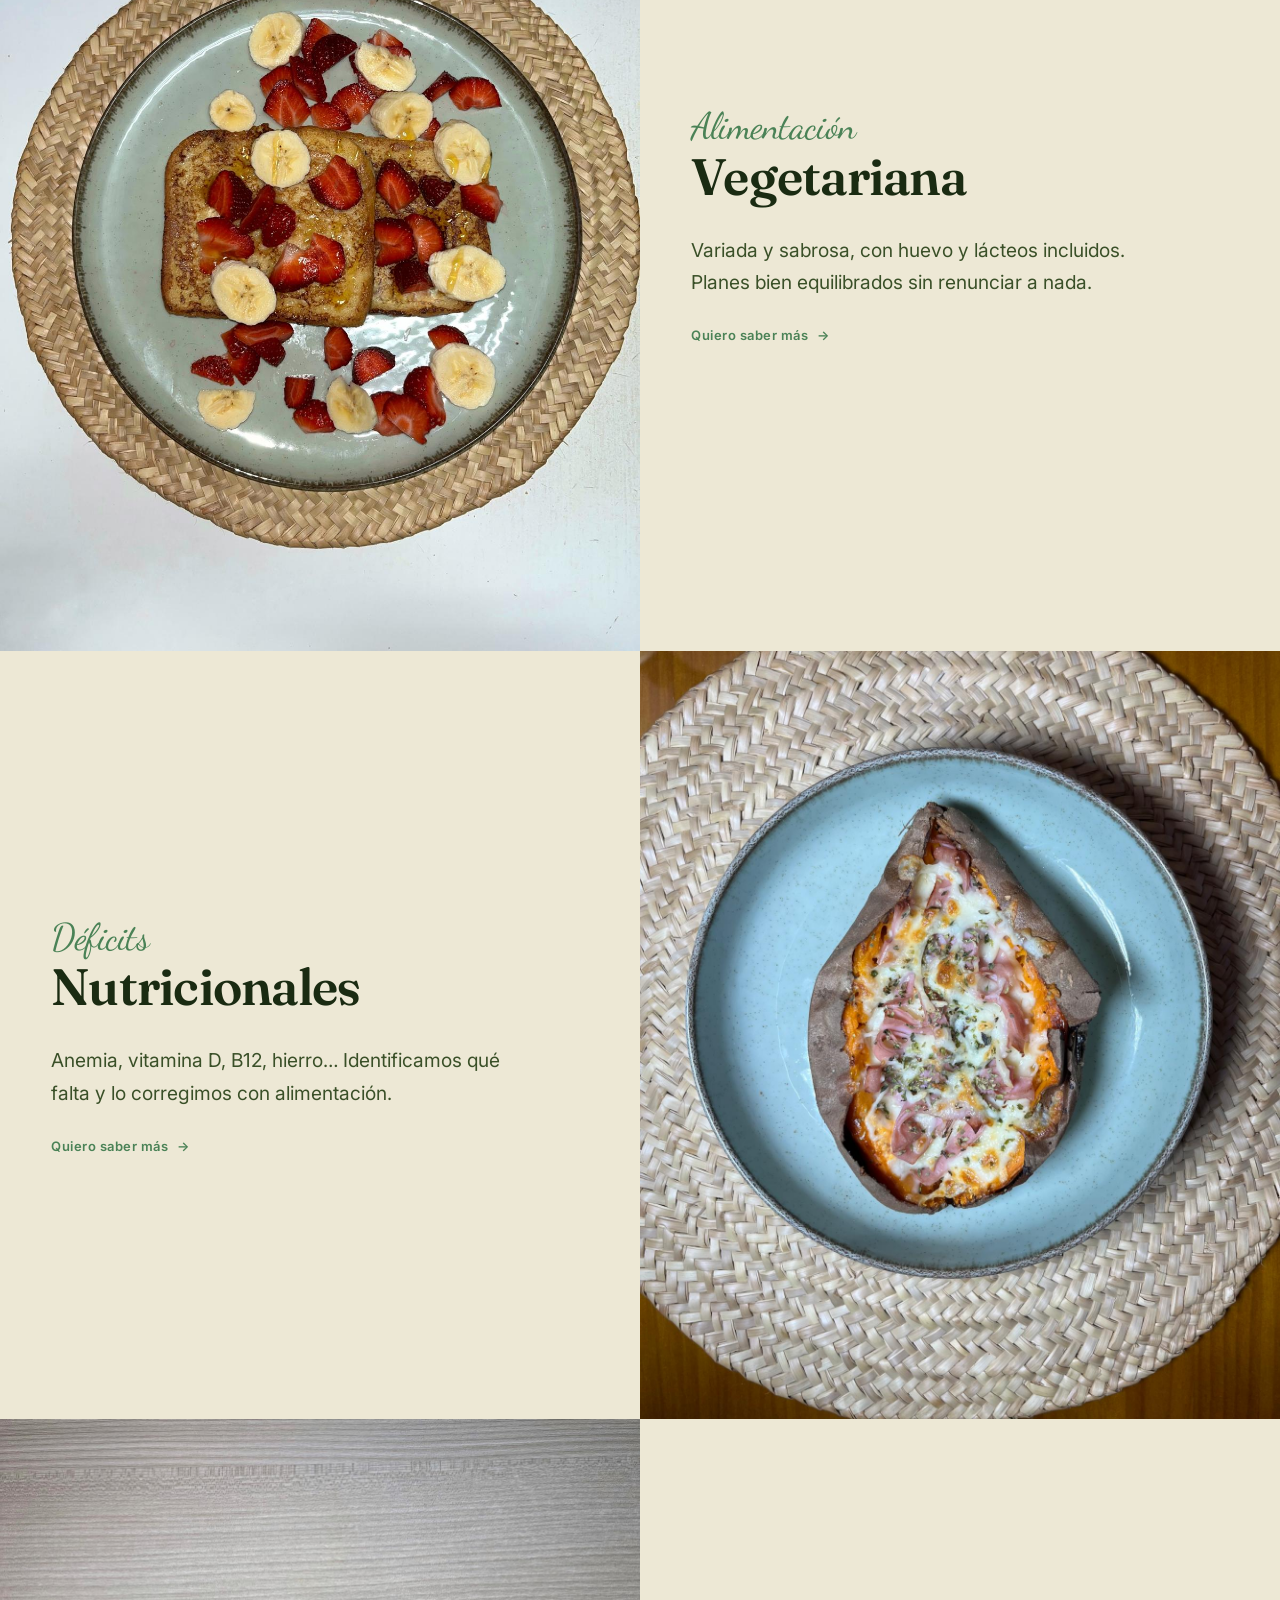
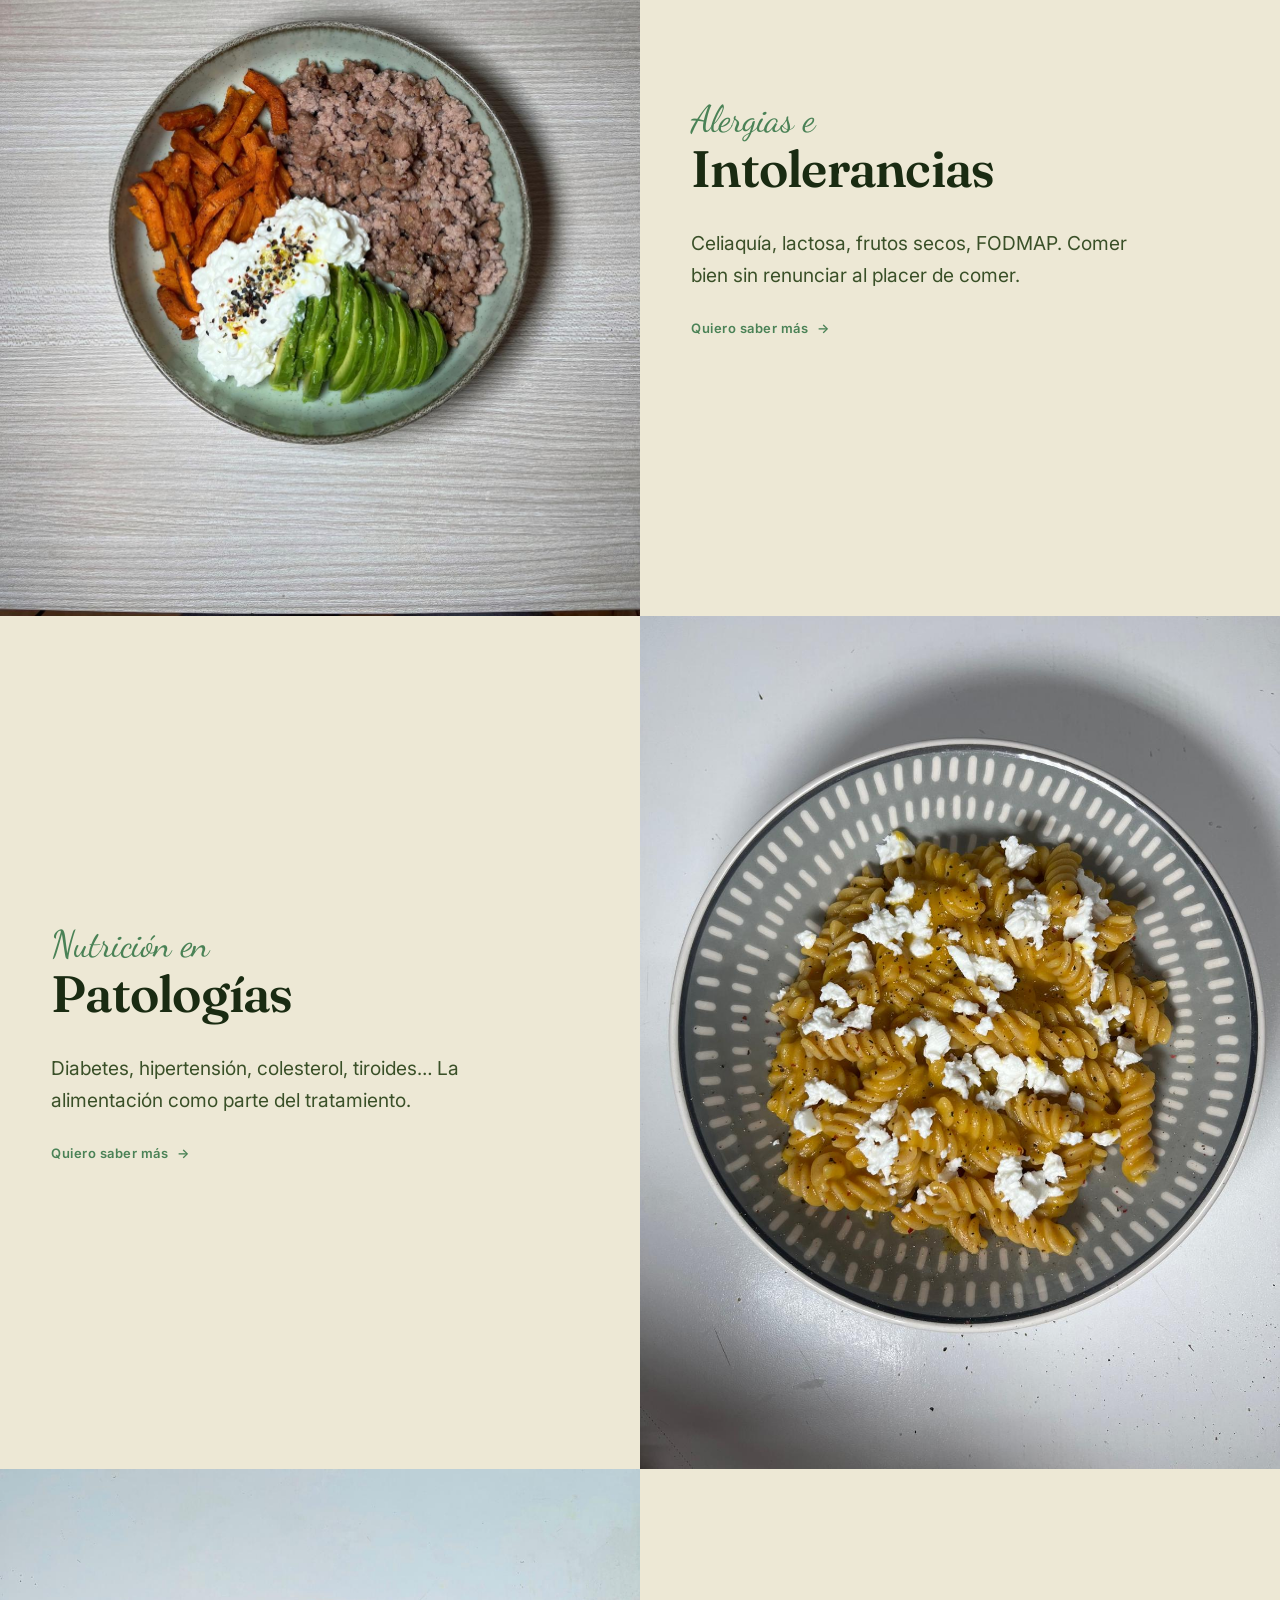
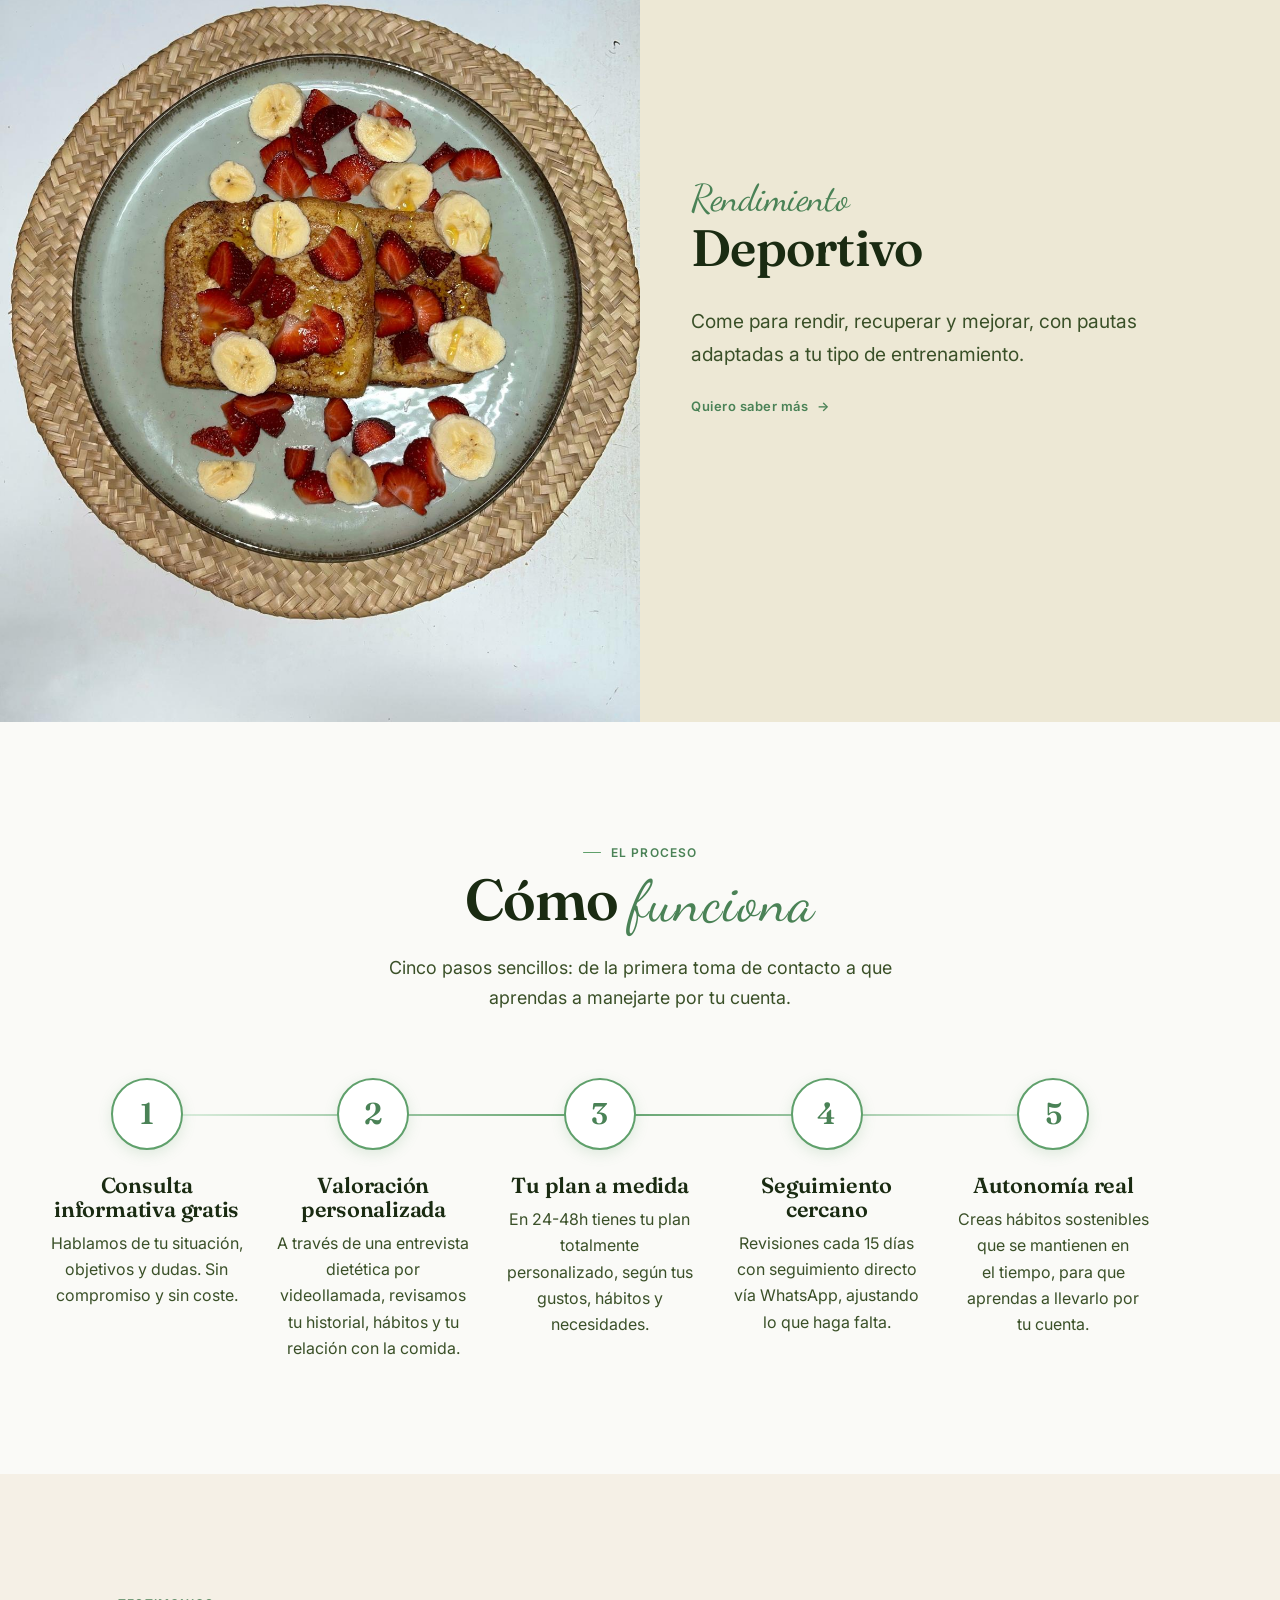
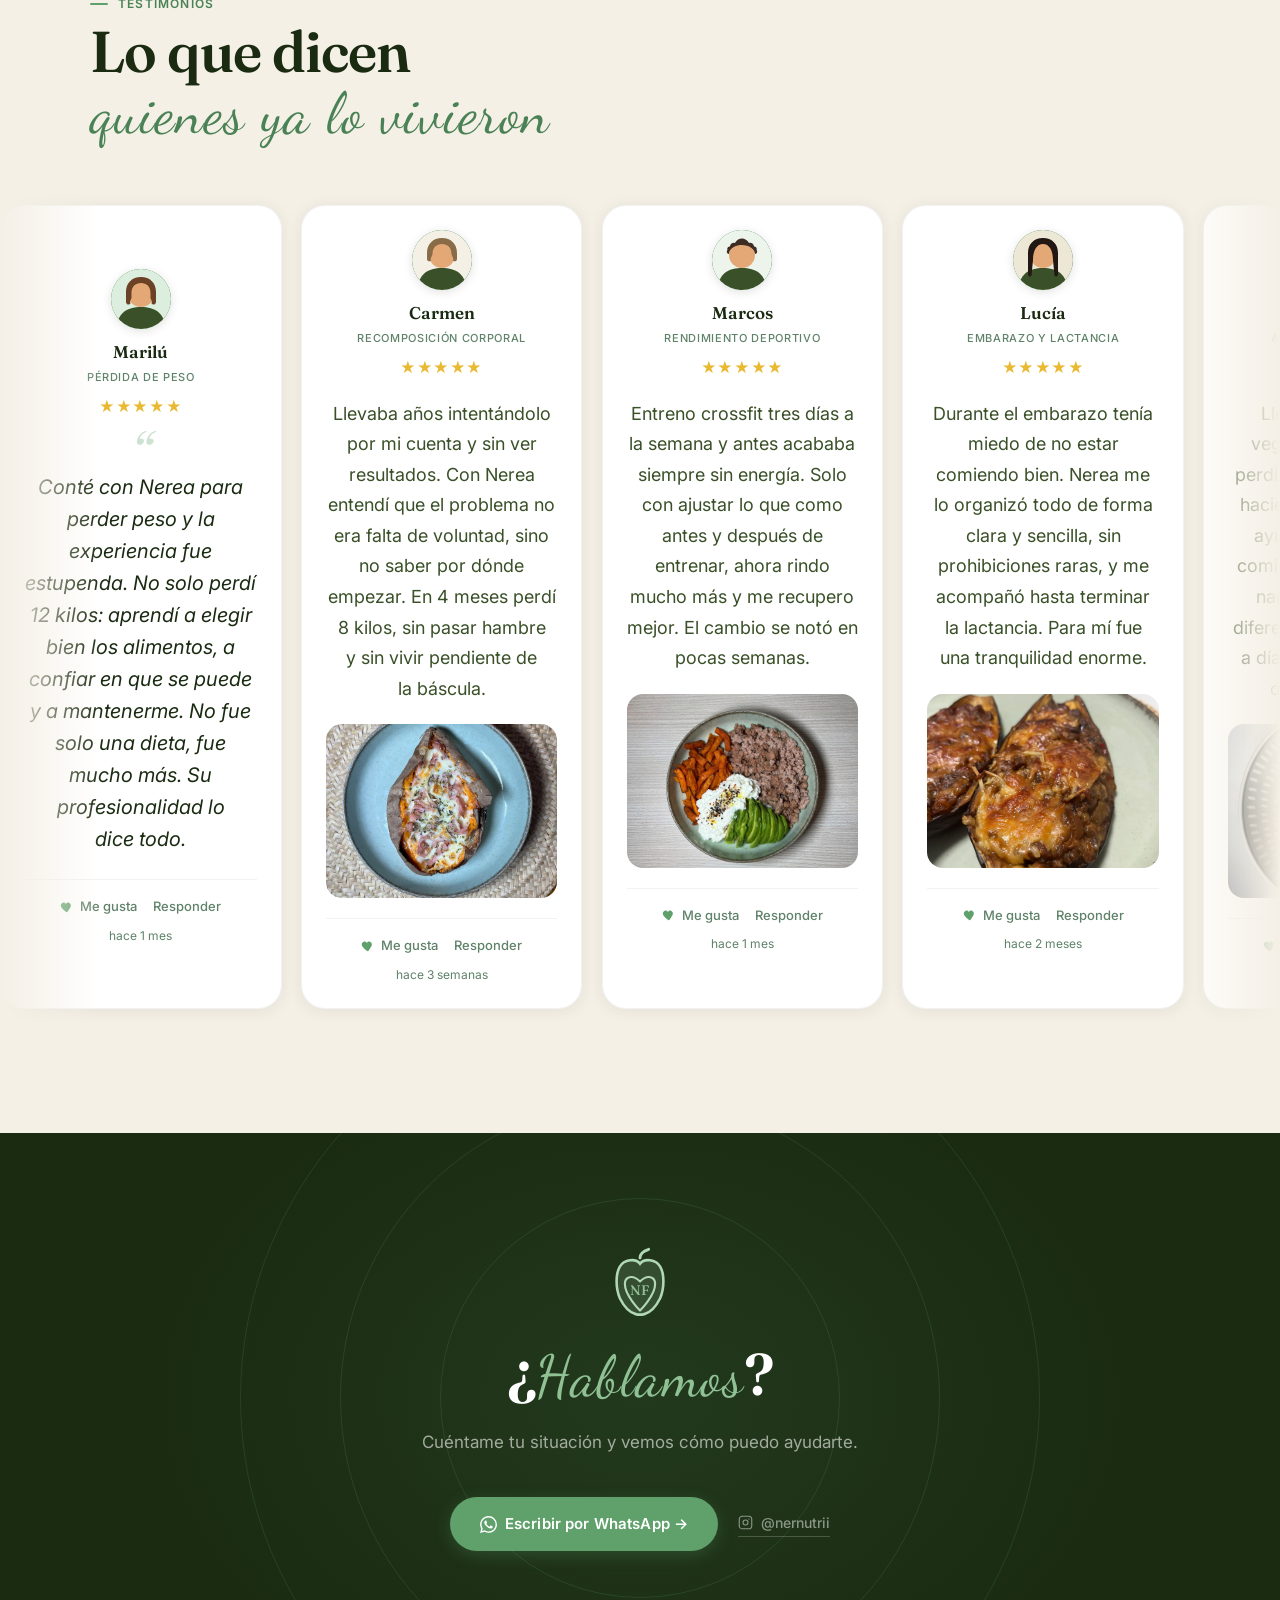
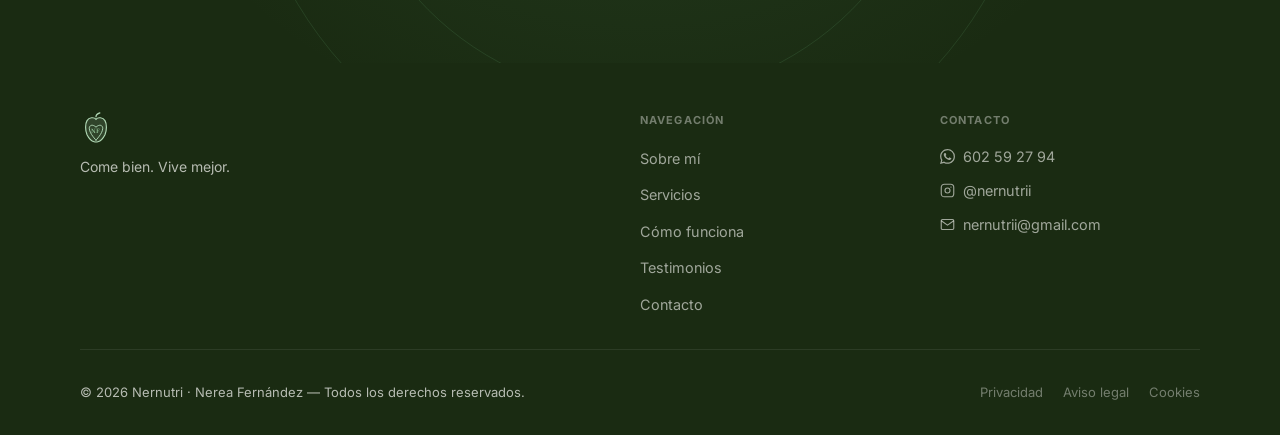
<file: testimonios.html>
<!DOCTYPE html>
<!--
  ============================================================
  (c) 2026 Nernutri - Nerea Fernandez, Dietista
  TODOS LOS DERECHOS RESERVADOS.
  ============================================================
-->
<html lang="es">
<head>
  <meta charset="UTF-8">
  <title>Nernutri · Testimonios</title>
  <script>sessionStorage.setItem("nf-anchor","testimonios");location.replace("/");</script>
</head>
<body></body>
</html>
</file>
<file: styles.css>
/* =============================================================
   NERNUTRI — styles.css  ?v=20260616s
   Paleta natural · verde botánico oliva · tipografía editorial cálida (Fraunces)
   =============================================================

   1. Tokens
   2. Reset & base
   3. Utilidades
   4. Tipografía
   5. Componentes (btn, nav, marquee)
   6. Secciones
   7. Efectos & keyframes
   8. Responsive
   9. Reduced-motion
   ============================================================= */

/* =============================================================
   1. TOKENS
   ============================================================= */
:root {
  /* Paleta natural */
  --bg:        #FAFAF7;       /* blanco cálido */
  --bg-2:      #EDF4EC;       /* verde salvia muy claro */
  --bg-3:      #DCEEDD;       /* verde salvia suave */
  --card:      #FFFFFF;
  --ink:       #1A2B12;       /* verde oliva muy oscuro */
  --ink-soft:  #3A5028;       /* oliva oscuro medio */
  --ink-mute:  #5F8269;       /* verde salvia apagado */
  --accent:    #5FA06B;       /* verde salvia (identidad nuevo logo) */
  --accent-2:  #4A8256;       /* verde salvia oscuro */
  --accent-light: #E2F2E4;    /* verde salvia muy claro para fondos */
  --accent-pale:  #8FC194;    /* verde salvia pálido del logo, para fondos oscuros */
  --warm:      #F5F0E6;       /* crema cálida */
  --warm-2:    #EAE2D0;       /* crema más oscura */
  --cream:     #EDE8D5;       /* beige cálido para secciones */
  --line:      rgba(27,43,29,.1);
  --line-soft: rgba(27,43,29,.06);
  --shadow:    0 2px 16px rgba(27,43,29,.08);
  --shadow-md: 0 8px 32px rgba(27,43,29,.12);
  --shadow-lg: 0 20px 60px rgba(27,43,29,.15);

  /* Tipografía */
  --font-display: 'Fraunces', Georgia, 'Times New Roman', serif;
  --font-body:    'Inter', system-ui, sans-serif;
  --font-label:   'Inter', system-ui, sans-serif;
  --font-script:  'Dancing Script', cursive;

  /* Espaciado */
  --gutter:     clamp(1.25rem, 5vw, 2.5rem);
  --section-py: clamp(4rem, 9vw, 7rem);

  /* Easings */
  --ease-out:    cubic-bezier(0.16, 1, 0.3, 1);
  --ease-soft:   cubic-bezier(0.25, 0.46, 0.45, 0.94);
  --ease-bounce: cubic-bezier(0.34, 1.56, 0.64, 1);

  /* Radios */
  --r-sm: 8px;
  --r-md: 16px;
  --r-lg: 24px;
  --r-xl: 32px;
  --r-2xl: 48px;
}

/* =============================================================
   2. RESET & BASE
   ============================================================= */
*, *::before, *::after { box-sizing: border-box; margin: 0; }

html { scroll-behavior: smooth; -webkit-text-size-adjust: 100%; }

body {
  background: var(--bg);
  color: var(--ink);
  font-family: var(--font-body);
  font-size: 16px;
  line-height: 1.65;
  -webkit-font-smoothing: antialiased;
  text-rendering: optimizeLegibility;
  overflow-x: clip;
  overscroll-behavior-y: none;
}

img, svg, video { display: block; max-width: 100%; }
img { height: auto; -webkit-user-drag: none; -webkit-touch-callout: none; user-select: none; }
button { font: inherit; color: inherit; cursor: pointer; border: 0; background: none; }
a { color: inherit; text-decoration: none; }
ul, ol { list-style: none; padding: 0; }
p { text-wrap: pretty; }
h1, h2, h3, h4 {
  text-wrap: balance;
  line-height: 1.1;
  letter-spacing: -0.025em;
}

::selection { background: var(--accent); color: #fff; }

:focus-visible {
  outline: 2px solid var(--accent);
  outline-offset: 3px;
  border-radius: 4px;
}

/* =============================================================
   3. UTILIDADES
   ============================================================= */
.skip-link {
  position: fixed; top: -100px; left: 1rem;
  padding: .6rem 1rem;
  background: var(--ink); color: var(--bg);
  z-index: 9999; border-radius: 8px;
  font-weight: 600; font-size: .875rem;
}
.skip-link:focus { top: 1rem; }

.container {
  width: min(1180px, 100% - var(--gutter) * 2);
  margin-inline: auto;
}

.sr-only {
  position: absolute; width: 1px; height: 1px;
  padding: 0; margin: -1px;
  overflow: hidden; clip: rect(0,0,0,0);
  white-space: nowrap; border: 0;
}

.kicker {
  display: inline-flex; align-items: center; gap: .625rem;
  font-family: var(--font-label);
  font-size: .75rem; font-weight: 600;
  letter-spacing: .1em; text-transform: uppercase;
  color: var(--accent-2);
}
.kicker::before {
  content: '';
  display: inline-block; width: 18px; height: 1.5px;
  background: var(--accent);
  border-radius: 2px;
}

/* =============================================================
   4. TIPOGRAFÍA
   ============================================================= */
.display-xl {
  font-family: var(--font-display);
  font-size: clamp(2.75rem, 7vw, 6.5rem);
  font-weight: 600;
  line-height: 1.0;
  letter-spacing: -0.02em;
}

.display-lg {
  font-family: var(--font-display);
  font-size: clamp(2rem, 4.5vw, 4rem);
  font-weight: 600;
  line-height: 1.05;
  letter-spacing: -0.015em;
}

.display-md {
  font-family: var(--font-display);
  font-size: clamp(1.625rem, 3vw, 2.625rem);
  font-weight: 600;
  line-height: 1.15;
  letter-spacing: -0.01em;
}

/* Script accent for em tags inside display headings */
.display-xl em, .display-lg em, .display-md em {
  font-family: var(--font-script);
  font-style: normal;
  font-weight: 400;
  color: var(--accent-2);
  letter-spacing: .02em;
}

.text-lg {
  font-size: clamp(1rem, 1.5vw, 1.1875rem);
  line-height: 1.75;
  color: var(--ink-soft);
}

.text-label {
  font-family: var(--font-label);
  font-size: .8125rem;
  font-weight: 500;
  letter-spacing: .05em;
  text-transform: uppercase;
  color: var(--ink-mute);
}

/* =============================================================
   5. COMPONENTES
   ============================================================= */

/* --- Botones --- */
.btn {
  display: inline-flex; align-items: center; gap: .5rem;
  padding: .9rem 1.875rem;
  font-family: var(--font-label);
  font-size: .9375rem; font-weight: 600;
  letter-spacing: .01em;
  border-radius: 100px;
  transition: transform .3s var(--ease-out), box-shadow .3s var(--ease-out), background .2s;
  white-space: nowrap;
}

.btn-primary {
  background: var(--accent);
  color: #fff;
  box-shadow: 0 4px 16px rgba(95,160,107,.25);
}
.btn-primary:hover {
  background: var(--accent-2);
  transform: translateY(-2px);
  box-shadow: 0 8px 28px rgba(95,160,107,.35);
}
.btn-primary:active { transform: translateY(0); }

.btn-ghost {
  background: transparent;
  color: var(--ink);
  border: 1.5px solid var(--line);
}
.btn-ghost:hover {
  border-color: var(--accent);
  color: var(--accent-2);
  transform: translateY(-2px);
}

.btn-outline {
  background: transparent;
  color: var(--accent-2);
  border: 1.5px solid var(--accent);
}
.btn-outline:hover {
  background: var(--accent-light);
  transform: translateY(-2px);
}

/* --- Navegación --- */
.nav {
  position: fixed; top: 0; left: 0; right: 0;
  z-index: 900;
  padding: 0 var(--gutter);
  transition: background .4s var(--ease-soft), box-shadow .4s;
}
.nav-inner {
  display: flex; align-items: center; justify-content: space-between; gap: 1rem;
  max-width: 1200px;
  margin: 0 auto;
  padding: 1.2rem 0;
}
.nav.is-scrolled {
  background: rgba(250,250,247,.92);
  backdrop-filter: blur(20px) saturate(160%);
  -webkit-backdrop-filter: blur(20px) saturate(160%);
  box-shadow: 0 1px 0 var(--line);
}

.nav-logo {
  display: flex; align-items: center; gap: .4rem;
}
.nav-logo-icon { width: 44px; height: 44px; flex-shrink: 0; }
.nav-wordmark {
  font-family: var(--font-display);
  font-size: 1.1rem; font-weight: 600;
  letter-spacing: .04em; color: var(--ink);
}
.nav-wm { display: none; }
.nav-monogram {
  font-family: var(--font-display);
  font-size: 1.375rem; font-weight: 600;
  letter-spacing: .06em; color: var(--ink);
  margin-left: .5rem;
}

.nav-links {
  display: none;
  align-items: center;
  gap: 2rem;
}
@media (min-width: 720px) { .nav-links { display: flex; } }

.nav-links a {
  font-family: var(--font-label);
  font-size: .875rem; font-weight: 500;
  color: var(--ink-soft);
  letter-spacing: .02em;
  transition: color .2s;
}
.nav-links a:hover { color: var(--accent-2); }

.nav-cta {
  font-family: var(--font-label);
  font-size: .8125rem; font-weight: 700;
  letter-spacing: .03em;
  padding: .7rem 1.35rem;
  background: var(--accent);
  color: #fff;
  border-radius: 100px;
  transition: background .2s, transform .25s var(--ease-out), box-shadow .25s;
  white-space: nowrap;
  box-shadow: 0 2px 8px rgba(95,160,107,.25);
}
.nav-cta:hover {
  background: var(--accent-2);
  transform: translateY(-1px);
  box-shadow: 0 4px 16px rgba(95,160,107,.3);
}

/* Hamburger */
.nav-burger {
  display: flex; flex-direction: column; gap: 5px;
  cursor: pointer; padding: .5rem;
}
@media (min-width: 720px) { .nav-burger { display: none; } }
.nav-burger span {
  display: block; width: 22px; height: 2px;
  background: var(--ink); border-radius: 2px;
  transition: transform .3s var(--ease-out), opacity .3s;
}
.nav.is-open .nav-burger span:nth-child(1) { transform: translateY(7px) rotate(45deg); }
.nav.is-open .nav-burger span:nth-child(2) { opacity: 0; }
.nav.is-open .nav-burger span:nth-child(3) { transform: translateY(-7px) rotate(-45deg); }

.nav-mobile {
  display: none;
  position: fixed; inset: 0;
  background: var(--bg);
  z-index: 899;
  padding: 6rem var(--gutter) 2rem;
  flex-direction: column; gap: 1rem;
  overflow-y: auto;
}
.nav.is-open ~ .nav-mobile { display: flex; }
.nav-mobile a {
  font-family: var(--font-display);
  font-size: 1.375rem; font-weight: 600;
  letter-spacing: -0.01em;
  color: var(--ink);
  border-bottom: 1px solid var(--line);
  padding-bottom: .875rem;
}
.nav-mobile .btn-primary {
  align-self: flex-start; margin-top: 1rem;
}

/* --- Marquee --- */
.marquee-wrap {
  overflow: hidden;
  padding: 1rem 0;
  background: var(--bg-3);
  border-top: 1px solid var(--line-soft);
  border-bottom: 1px solid var(--line-soft);
}
.marquee-track {
  display: flex; gap: 2.5rem;
  width: max-content;
  animation: marquee-scroll 32s linear infinite;
}
.marquee-item {
  display: flex; align-items: center; gap: .875rem;
  font-family: var(--font-label);
  font-size: .8125rem; font-weight: 500;
  letter-spacing: .06em; text-transform: uppercase;
  color: var(--ink-mute);
  white-space: nowrap;
}
.marquee-dot {
  display: inline-block; width: 5px; height: 5px;
  background: var(--accent); border-radius: 50%; flex-shrink: 0;
}
@keyframes marquee-scroll {
  from { transform: translateX(0); }
  to   { transform: translateX(-50%); }
}

/* =============================================================
   6. SECCIONES
   ============================================================= */

/* --- HERO (dos columnas: texto + foto) --- */
.hero {
  background: var(--bg);
  overflow: hidden;
  padding: clamp(7rem, 11vw, 9.5rem) var(--gutter) clamp(2.5rem, 5vw, 4.5rem);
}

.hero-grid {
  max-width: 1240px;
  margin-inline: auto;
  display: grid;
  grid-template-columns: 1.02fr .98fr;
  gap: clamp(2rem, 5vw, 4.5rem);
  align-items: center;
}
@media (max-width: 860px) {
  .hero-grid { grid-template-columns: 1fr; gap: 2.25rem; }
}

/* Columna texto */
.hero-text { animation: fade-up .6s var(--ease-out) .1s both; }

.hero-eyebrow {
  display: inline-flex; align-items: center; gap: .625rem;
  font-family: var(--font-label);
  font-size: .75rem; font-weight: 600;
  letter-spacing: .12em; text-transform: uppercase;
  color: var(--accent-2);
  margin-bottom: 1.5rem;
}
.hero-eyebrow::before {
  content: ''; width: 24px; height: 1.5px;
  background: var(--accent); border-radius: 2px;
}

.hero-title { margin-bottom: 1.75rem; }
.hero-h1-bold {
  display: block;
  font-family: var(--font-display);
  font-size: clamp(2.75rem, 5.6vw, 5.25rem);
  font-weight: 600;
  letter-spacing: -0.025em;
  color: var(--ink);
  line-height: .98;
}
.hero-h1-script {
  display: block;
  font-family: var(--font-script);
  font-size: clamp(2.25rem, 4.6vw, 4.25rem);
  font-weight: 600;
  color: var(--accent-2);
  line-height: 1.1;
  margin-top: .1em;
}

.hero-q {
  font-family: var(--font-display);
  font-size: clamp(1.0625rem, 1.5vw, 1.375rem);
  font-weight: 500; line-height: 1.45; color: var(--ink-soft);
  max-width: 30ch;
  margin-bottom: 2rem;
}

.hero-wa {
  display: inline-flex; align-items: center; gap: .625rem;
  background: var(--accent); color: #fff;
  padding: .9rem 1.75rem;
  border-radius: 100px;
  font-family: var(--font-label);
  font-size: .9375rem; font-weight: 600; letter-spacing: .01em;
  box-shadow: 0 4px 16px rgba(95,160,107,.28);
  transition: background .2s, transform .25s var(--ease-out), box-shadow .25s;
}
.hero-wa:hover { background: var(--accent-2); transform: translateY(-2px); box-shadow: 0 8px 26px rgba(95,160,107,.35); }

.hero-free {
  display: inline-flex; align-items: center; gap: .5rem;
  margin-top: 1rem;
  font-family: var(--font-label);
  font-size: .8125rem; font-weight: 600;
  letter-spacing: .02em; color: var(--accent-2);
}
.hero-free svg { color: var(--accent); flex-shrink: 0; }

.hero-meta {
  display: flex; flex-wrap: wrap; gap: .5rem 1.5rem;
  margin-top: 2rem;
}
.hero-meta span {
  display: inline-flex; align-items: center; gap: .5rem;
  font-family: var(--font-label);
  font-size: .6875rem; font-weight: 500;
  letter-spacing: .07em; text-transform: uppercase; color: var(--ink-mute);
}
.hero-meta span::before {
  content: ''; width: 4px; height: 4px;
  background: var(--accent); border-radius: 50%; flex-shrink: 0;
}

/* Columna foto */
.hero-photo {
  position: relative; overflow: hidden;
  border-radius: var(--r-xl);
  background: var(--bg-3);
  aspect-ratio: 4 / 5;
  box-shadow: var(--shadow-lg);
  animation: fade-up .6s var(--ease-out) .25s both;
}
.hero-photo img {
  position: absolute; inset: 0;
  width: 100%; height: 100%;
  object-fit: cover; object-position: center;
  display: block;
}
@media (max-width: 860px) {
  .hero-photo { aspect-ratio: 3 / 2; }
}

/* --- SOBRE MÍ (01) --- */
.about {
  padding: var(--section-py) var(--gutter);
  position: relative; overflow: hidden;
  background: var(--bg);
}

.about-watermark {
  position: absolute; top: -1rem; left: -1rem;
  font-family: var(--font-display);
  font-size: clamp(8rem, 22vw, 20rem);
  font-weight: 900; line-height: 1;
  color: transparent;
  -webkit-text-stroke: 1px rgba(95,160,107,.08);
  pointer-events: none; user-select: none;
  letter-spacing: -0.05em;
}

.about-inner {
  max-width: 1180px; margin-inline: auto;
  display: grid; grid-template-columns: 1fr;
  gap: 3rem 5rem;
}
@media (min-width: 960px) {
  .about-inner { grid-template-columns: 1fr 1fr; align-items: center; }
}

/* Variante sin foto: una sola columna centrada */
.about-inner--solo {
  display: block;
  max-width: 760px;
  text-align: center;
}
@media (min-width: 960px) {
  .about-inner--solo { grid-template-columns: none; }
}
.about-inner--solo .about-text { max-width: none; }
.about-inner--solo .kicker { justify-content: center; }
.about-inner--solo .about-bio { margin-inline: auto; max-width: 60ch; }
.about-inner--solo .about-pillars { max-width: 540px; margin-inline: auto; text-align: left; }
.about-inner--solo .btn { display: inline-flex; }

.about-img-wrap {
  position: relative;
  aspect-ratio: 4/5;
  border-radius: var(--r-xl);
  overflow: visible;
}
.about-img-inner {
  width: 100%; height: 100%;
  border-radius: var(--r-xl);
  overflow: hidden;
  background: var(--bg-3);
  box-shadow: var(--shadow-lg);
}
.about-img-inner img {
  width: 100%; height: 100%;
  object-fit: cover;
}
.about-img-placeholder {
  width: 100%; height: 100%;
  display: flex; align-items: center; justify-content: center;
  flex-direction: column; gap: 1rem;
  color: var(--ink-mute);
  background: linear-gradient(135deg, var(--bg-2) 0%, var(--bg-3) 100%);
}
.about-img-placeholder svg { opacity: .3; }

/* Badge flotante */
.about-img-badge {
  position: absolute;
  bottom: -1rem; right: -1rem;
  background: var(--accent);
  color: #fff;
  padding: 1rem 1.25rem;
  border-radius: var(--r-md);
  font-family: var(--font-label);
  font-size: .8125rem; font-weight: 700;
  letter-spacing: .03em; line-height: 1.4;
  box-shadow: 0 8px 24px rgba(95,160,107,.35);
  text-align: center;
  max-width: 170px;
}

/* Decorative circle behind image */
.about-img-wrap::before {
  content: '';
  position: absolute;
  inset: -1.5rem;
  border: 1.5px dashed rgba(95,160,107,.2);
  border-radius: calc(var(--r-xl) + 1.5rem);
  z-index: -1;
}

.about-text .kicker { margin-bottom: 1.25rem; }
.about-title {
  margin-bottom: 1.5rem;
  font-size: clamp(2rem, 3.8vw, 3.125rem);
  line-height: 1.12;
}
.about-title em {
  display: inline-block;
  font-size: 1.28em;
  line-height: 1;
  margin-top: .12em;
}
.about-name {
  display: block;
  font-family: var(--font-label);
  font-size: .5em;
  font-weight: 600;
  letter-spacing: .03em;
  color: var(--accent-2);
  margin-bottom: .5em;
}
.about-bio {
  color: var(--ink-soft); font-size: 1.0625rem;
  line-height: 1.8; margin-bottom: 2.5rem;
}

.about-pillars {
  display: flex; flex-direction: column; gap: 0;
  border-radius: var(--r-md);
  overflow: hidden;
  border: 1px solid var(--line-soft);
}
.about-pillar {
  display: grid; grid-template-columns: 130px 1fr;
  gap: .75rem; padding: .875rem 1.25rem;
  background: var(--card);
  border-bottom: 1px solid var(--line-soft);
  transition: background .2s;
}
.about-pillar:last-child { border-bottom: none; }
.about-pillar:hover { background: var(--bg-2); }
.about-pillar-label {
  font-family: var(--font-label);
  font-size: .75rem; font-weight: 600;
  letter-spacing: .07em; text-transform: uppercase;
  color: var(--ink-mute); padding-top: .1rem;
}
.about-pillar-value {
  font-size: .9375rem; font-weight: 500; color: var(--ink);
}

/* --- SERVICIOS (02) — filas alternantes imagen/texto --- */
.services {
  background: var(--cream);
  padding: var(--section-py) 0 0;
  position: relative; overflow: hidden;
}

.services-header {
  max-width: 1180px; margin-inline: auto;
  padding: 0 var(--gutter);
  margin-bottom: clamp(2.5rem, 5vw, 4rem);
}

/* Cada fila de servicio */
.service-row {
  display: grid;
  grid-template-columns: 1fr 1fr;
  min-height: clamp(280px, 35vw, 440px);
}
@media (max-width: 760px) {
  .service-row { grid-template-columns: 1fr; }
}

.service-row-img {
  overflow: hidden;
  background: var(--bg-3);
}
.service-row-img img {
  width: 100%; height: 100%;
  object-fit: cover; object-position: center; display: block;
  transition: transform .7s var(--ease-soft);
}
.service-row:hover .service-row-img img { transform: scale(1.04); }

.service-row-text {
  padding: clamp(2rem, 4vw, 3.5rem) clamp(1.5rem, 4vw, 4rem);
  display: flex; flex-direction: column; justify-content: center;
  background: var(--cream);
}

/* Filas pares: imagen a la derecha */
.service-row:nth-child(even) .service-row-img { order: 2; }
.service-row:nth-child(even) .service-row-text { order: 1; }
@media (max-width: 760px) {
  .service-row:nth-child(even) .service-row-img { order: 1; }
  .service-row:nth-child(even) .service-row-text { order: 2; }
}

/* Tipografía dual: script + bold */
.service-row-title { margin-bottom: .75rem; line-height: 1; }
.svc-script {
  display: block;
  font-family: var(--font-script);
  font-size: clamp(1.625rem, 2.9vw, 2.5rem);
  font-weight: 400;
  color: var(--accent-2);
  line-height: 1.3;
}
.svc-bold {
  display: block;
  font-family: var(--font-display);
  font-size: clamp(2.25rem, 4vw, 3.75rem);
  font-weight: 600;
  letter-spacing: -0.015em;
  color: var(--ink);
  line-height: 1.0;
}

.service-row-desc {
  font-size: clamp(1.0625rem, 1.5vw, 1.25rem);
  color: var(--ink-soft); line-height: 1.7;
  max-width: 460px;
  margin-top: 1.25rem; margin-bottom: 1.625rem;
}

.service-row-cta {
  display: inline-flex; align-items: center; gap: .5rem;
  font-family: var(--font-label);
  font-size: .8125rem; font-weight: 600; letter-spacing: .04em;
  color: var(--accent-2);
  transition: color .2s, gap .2s;
}
.service-row-cta::after { content: '→'; transition: transform .2s; }
.service-row-cta:hover { color: var(--ink); gap: .75rem; }
.service-row-cta:hover::after { transform: translateX(3px); }

/* --- CÓMO FUNCIONA — línea de tiempo de 5 pasos --- */
.steps {
  padding: var(--section-py) var(--gutter);
  background: var(--bg);
  position: relative; overflow: hidden;
}

.steps-inner { max-width: 1180px; margin-inline: auto; }
.steps-header { margin-bottom: clamp(2.5rem, 5vw, 4rem); text-align: center; }
.steps-intro {
  margin-top: 1.25rem; max-width: 48ch; margin-inline: auto;
  font-size: clamp(1rem, 1.4vw, 1.1875rem);
  color: var(--ink-soft); line-height: 1.7;
}

.steps-flow {
  list-style: none; padding: 0; margin: 0;
  display: grid;
  grid-template-columns: repeat(5, 1fr);
  gap: clamp(1.25rem, 2.6vw, 2.5rem);
  position: relative;
}
/* Línea conectora (desktop) */
.steps-flow::before {
  content: '';
  position: absolute; top: 36px; left: 9%; right: 9%;
  height: 2px;
  background: linear-gradient(90deg, var(--accent-light), var(--accent) 50%, var(--accent-light));
  z-index: 0;
}
@media (max-width: 860px) {
  /* Móvil/tablet: línea vertical, un paso por fila (nodo a la izquierda) */
  .steps-flow { grid-template-columns: 1fr; gap: 1.5rem; max-width: 30rem; margin-inline: auto; }
  .steps-flow::before { display: none; }
}

.step {
  position: relative; z-index: 1;
  display: flex; flex-direction: column; align-items: center;
  text-align: center;
}
/* Móvil/tablet: nodo a la izquierda con título + descripción apilados a la derecha */
@media (max-width: 860px) {
  .step {
    display: grid;
    grid-template-columns: auto 1fr;
    column-gap: 1.1rem;
    row-gap: .25rem;
    align-items: start;
    text-align: left;
  }
  .step-node  { grid-column: 1; grid-row: 1 / 3; align-self: center; margin-bottom: 0; }
  .step-title { grid-column: 2; grid-row: 1; align-self: center; }
  .step-desc  { grid-column: 2; grid-row: 2; }
}

.step-node {
  width: 72px; height: 72px; border-radius: 50%;
  background: var(--card);
  border: 2px solid var(--accent);
  display: grid; place-items: center;
  margin-bottom: 1.5rem;
  box-shadow: 0 4px 14px rgba(95,160,107,.18);
  transition: transform .3s var(--ease-out), background .3s;
}
.step-node span {
  font-family: var(--font-display);
  font-size: 1.875rem; font-weight: 600; color: var(--accent-2);
  transition: color .3s;
}
.step:hover .step-node { background: var(--accent); transform: translateY(-4px); }
.step:hover .step-node span { color: #fff; }

.step-title {
  font-family: var(--font-display);
  font-size: clamp(1.1875rem, 1.7vw, 1.4375rem); font-weight: 600;
  letter-spacing: -0.01em;
  margin-bottom: .5rem; color: var(--ink);
  max-width: 19ch;
}
.step-desc {
  font-size: 1rem; color: var(--ink-soft); line-height: 1.65;
  max-width: 25ch;
}
@media (max-width: 860px) {
  .step-title, .step-desc { max-width: none; }
  .step-title { margin-bottom: 0; }
  .step-node { width: 52px; height: 52px; }
  .step-node span { font-size: 1.375rem; }
}

/* --- TESTIMONIOS — ticker continuo --- */
.testimonials {
  padding: var(--section-py) 0;
  background: var(--warm);
  position: relative; overflow: hidden;
}

.testimonials-header {
  max-width: 1180px; margin-inline: auto;
  padding-inline: var(--gutter);
  margin-bottom: clamp(2rem, 4vw, 3rem);
}

/* --- Nav dropdown --- */
.nav-has-dropdown { position: relative; }
.nav-dropdown-trigger {
  background: none; border: none; cursor: pointer;
  font-family: var(--font-label); font-size: .875rem; font-weight: 500;
  color: var(--ink-soft); letter-spacing: .02em;
  display: inline-flex; align-items: center; gap: .3rem;
  padding: 0; transition: color .2s;
}
.nav-dropdown-trigger:hover { color: var(--accent-2); }
.nav-chevron { transition: transform .2s; flex-shrink: 0; }
.nav-has-dropdown:hover .nav-chevron,
.nav-has-dropdown.is-open .nav-chevron { transform: rotate(180deg); }
.nav-dropdown {
  position: absolute; top: calc(100% + .875rem); left: 50%;
  transform: translateX(-50%) translateY(-6px);
  background: var(--card); border: 1px solid var(--line-soft);
  border-radius: var(--r-md); box-shadow: var(--shadow-lg);
  padding: .375rem; min-width: 190px;
  list-style: none; margin: 0;
  opacity: 0; pointer-events: none;
  transition: opacity .18s, transform .18s; z-index: 200;
}
.nav-dropdown::before,
.nav-dropdown::after {
  content: ''; position: absolute; bottom: 100%; left: 50%;
  transform: translateX(-50%); border: 7px solid transparent;
}
.nav-dropdown::before { border-bottom-color: var(--line-soft); margin-bottom: -1px; }
.nav-dropdown::after  { border-bottom-color: var(--card); }
.nav-has-dropdown:hover .nav-dropdown,
.nav-has-dropdown.is-open .nav-dropdown {
  opacity: 1; pointer-events: auto;
  transform: translateX(-50%) translateY(0);
}
.nav-dropdown a {
  display: block; padding: .5rem .875rem;
  border-radius: var(--r-sm); font-size: .875rem;
  color: var(--ink-soft); text-decoration: none;
  transition: background .15s, color .15s; white-space: nowrap;
}
.nav-dropdown a:hover { background: var(--accent-light); color: var(--accent-2); }

/* --- Testimonials ticker --- */
.tcar { overflow: hidden; }

.tcar-viewport {
  overflow: hidden;
  -webkit-mask-image: linear-gradient(to right, transparent 0%, #000 8%, #000 92%, transparent 100%);
  mask-image: linear-gradient(to right, transparent 0%, #000 8%, #000 92%, transparent 100%);
}

.tcar-track {
  list-style: none; padding: .75rem 0; margin: 0;
  display: flex;
  gap: clamp(.875rem, 1.5vw, 1.25rem);
  width: max-content;
  animation: tcar-scroll 28s linear infinite;
  animation-play-state: running;
  will-change: transform;
}

@keyframes tcar-scroll {
  from { transform: translateX(0); }
  to   { transform: translateX(-50%); }
}

.tcard {
  flex: 0 0 clamp(260px, 22vw, 320px);
  box-sizing: border-box;
  background: var(--card);
  border: 1px solid var(--line-soft);
  border-radius: var(--r-lg);
  padding: clamp(1rem, 2vw, 1.5rem);
  box-shadow: var(--shadow);
  transition: box-shadow .25s, transform .25s;
  display: flex; flex-direction: column;
  cursor: default;
  text-align: center;
}
.tcard:hover { box-shadow: var(--shadow-lg); transform: translateY(-4px); }

.tcard-top {
  display: flex; flex-direction: column; align-items: center; gap: .55rem;
  margin-bottom: 1.1rem;
}
.tcard-avatar {
  width: 60px; height: 60px; flex-shrink: 0;
  border-radius: 50%;
  background: linear-gradient(135deg, var(--accent) 0%, var(--accent-2) 100%);
  color: #fff;
  display: grid; place-items: center;
  font-family: var(--font-label);
  font-size: 1.0625rem; font-weight: 700; letter-spacing: .02em;
  position: relative; overflow: hidden;
  box-shadow: 0 2px 10px rgba(26,43,18,.14);
}
.tcard-avatar img {
  position: absolute; inset: 0;
  width: 100%; height: 100%; object-fit: cover;
  border-radius: 50%;
}
.tcard-id { display: flex; flex-direction: column; align-items: center; gap: .15rem; min-width: 0; }
.tcard-name {
  font-family: var(--font-display);
  font-size: 1.0625rem; font-weight: 600; color: var(--ink);
}
.tcard-tag {
  font-family: var(--font-label);
  font-size: .6875rem; font-weight: 500;
  letter-spacing: .06em; text-transform: uppercase; color: var(--ink-mute);
}
.tcard-stars { color: #E8B931; font-size: .9375rem; letter-spacing: .04em; flex-shrink: 0; }

.tcard-text {
  font-size: clamp(1rem, 1.5vw, 1.125rem);
  line-height: 1.7; color: var(--ink-soft);
  margin-bottom: 1.25rem;
  text-align: center;
}
.tcard-photo {
  margin-bottom: 1.25rem;
  border-radius: var(--r-md);
  overflow: hidden;
  aspect-ratio: 4 / 3;
  background: var(--bg-3);
}
.tcard-photo img { width: 100%; height: 100%; object-fit: cover; object-position: center; display: block; }
.tcard-photo--top img { object-position: top; }

/* Variante sin foto: cita destacada (se ve intencionada, no a medias) */
.tcard--quote { justify-content: center; }
.tcard--quote .tcard-text {
  position: relative;
  font-size: clamp(1.05rem, 1.7vw, 1.25rem);
  font-style: italic;
  line-height: 1.6;
  color: var(--ink);
  margin-bottom: 1.5rem;
}
.tcard--quote .tcard-text::before {
  content: "\201C";
  display: block;
  font-family: var(--font-display);
  font-size: 3.25rem; line-height: .55;
  color: var(--accent);
  opacity: .3;
  margin-bottom: .35rem;
}

.tcard-foot {
  display: flex; align-items: center; justify-content: center;
  flex-wrap: wrap; gap: .5rem 1rem;
  padding-top: 1rem;
  border-top: 1px solid var(--line-soft);
  font-family: var(--font-label);
  font-size: .8125rem; color: var(--ink-mute);
}
.tcard-react { display: inline-flex; align-items: center; gap: .375rem; font-weight: 500; }
.tcard-react svg { color: var(--accent); }
.tcard-date { font-size: .75rem; }


/* --- WhatsApp flotante --- */
.wa-float {
  position: fixed;
  right: clamp(1rem, 3vw, 1.75rem);
  bottom: clamp(1rem, 3vw, 1.75rem);
  width: 56px; height: 56px;
  border-radius: 50%;
  background: #25D366; color: #fff;
  display: grid; place-items: center;
  box-shadow: 0 6px 20px rgba(37,211,102,.45);
  z-index: 850;
  transition: transform .25s var(--ease-out), box-shadow .25s;
  animation: wa-pop .45s var(--ease-bounce) 1.1s both;
}
.wa-float:hover { transform: scale(1.08) translateY(-2px); box-shadow: 0 10px 28px rgba(37,211,102,.55); }
@keyframes wa-pop { from { opacity: 0; transform: scale(.4); } to { opacity: 1; transform: scale(1); } }

/* --- CTA FINAL (05) --- */
.cta-final {
  padding: var(--section-py) var(--gutter);
  position: relative; overflow: hidden;
  background: var(--ink);
}

.cta-final-glow {
  position: absolute; inset: 0;
  background: radial-gradient(ellipse 700px 500px at 50% 50%,
    rgba(95,160,107,.12) 0%, transparent 70%);
  pointer-events: none;
}

/* Decorative rings */
.cta-final-ring {
  position: absolute;
  border-radius: 50%;
  border: 1px solid rgba(95,160,107,.18);
  pointer-events: none;
  animation: ring-pulse 6s ease-in-out infinite;
}
.cta-final-ring-1 { width: 400px; height: 400px; top: 50%; left: 50%; transform: translate(-50%,-50%); }
.cta-final-ring-2 { width: 600px; height: 600px; top: 50%; left: 50%; transform: translate(-50%,-50%); animation-delay: -2s; }
.cta-final-ring-3 { width: 800px; height: 800px; top: 50%; left: 50%; transform: translate(-50%,-50%); animation-delay: -4s; }

@keyframes ring-pulse {
  0%, 100% { opacity: .5; }
  50% { opacity: 1; }
}

.cta-final-inner {
  position: relative; z-index: 1;
  max-width: 720px; margin-inline: auto;
  text-align: center;
}

.cta-final-logo {
  margin: 0 auto 1.75rem;
  width: 72px; height: 72px;
  opacity: 0;
  transition: opacity .5s var(--ease-out);
}
.cta-final-logo.is-visible { opacity: 1; }

.cta-final-title {
  margin-bottom: 1.25rem;
  color: #fff;
}
.cta-final-title em {
  font-family: var(--font-script);
  font-style: normal;
  color: var(--accent-pale);
}

.cta-final-copy {
  color: rgba(250,250,247,.6); margin-bottom: 2.5rem;
  font-size: 1.0625rem; max-width: 460px; margin-inline: auto;
  line-height: 1.75;
}

.cta-final-actions {
  display: flex; align-items: center; justify-content: center;
  gap: 1.25rem; flex-wrap: wrap;
}

.cta-instagram {
  display: inline-flex; align-items: center; gap: .5rem;
  font-family: var(--font-label);
  font-size: .875rem; font-weight: 500;
  color: rgba(250,250,247,.5);
  border-bottom: 1px solid rgba(250,250,247,.2);
  padding-bottom: 2px;
  transition: color .2s, border-color .2s;
}
.cta-instagram:hover { color: var(--accent-pale); border-color: var(--accent-pale); }

/* --- FOOTER --- */
.footer {
  padding: 3rem var(--gutter) 2rem;
  background: var(--ink);
  color: rgba(250,250,247,.7);
}

.footer-inner {
  max-width: 1180px; margin-inline: auto;
  display: grid; grid-template-columns: 1fr;
  gap: 2.5rem;
}
@media (min-width: 720px) {
  .footer-inner { grid-template-columns: 2fr 1fr 1fr; }
}

.footer-logo {
  display: flex; align-items: center; gap: .625rem;
  font-family: var(--font-display);
  font-size: 1.5rem; font-weight: 600;
  letter-spacing: -0.02em;
  color: #fff;
  margin-bottom: .75rem;
}
.footer-logo-icon { width: 32px; height: 32px; flex-shrink: 0; }
.footer-logo .nav-wm { display: inline; color: #fff; }
.footer-logo .nav-wm > span { color: var(--accent-pale); }

.footer-tagline { font-size: .875rem; }

.footer-col-title {
  font-family: var(--font-label);
  font-size: .6875rem; font-weight: 700;
  letter-spacing: .1em; text-transform: uppercase;
  color: rgba(250,250,247,.4);
  margin-bottom: 1rem;
}
.footer-links { display: flex; flex-direction: column; gap: .625rem; }
.footer-links a {
  font-size: .9rem; color: rgba(250,250,247,.6);
  transition: color .2s;
}
.footer-links a:hover { color: #fff; }

.footer-contact a {
  display: flex; align-items: center; gap: .5rem;
  font-size: .9rem; color: rgba(250,250,247,.6);
  margin-bottom: .625rem;
  transition: color .2s;
}
.footer-contact a:hover { color: var(--accent-pale); }

.footer-bottom {
  max-width: 1180px; margin-inline: auto;
  padding-top: 2rem; margin-top: 2rem;
  border-top: 1px solid rgba(250,250,247,.08);
  display: flex; align-items: center;
  justify-content: space-between; flex-wrap: wrap; gap: 1rem;
}
.footer-copy { font-size: .8125rem; }
.footer-legal { display: flex; gap: 1.25rem; }
.footer-legal a {
  font-size: .8125rem; color: rgba(250,250,247,.4);
  transition: color .2s;
}
.footer-legal a:hover { color: rgba(250,250,247,.7); }

/* =============================================================
   7. EFECTOS & KEYFRAMES
   ============================================================= */

/* Reveal */
.reveal {
  opacity: 0;
  transform: translateY(28px);
  transition: opacity .7s var(--ease-out), transform .7s var(--ease-out);
}
.reveal.is-visible { opacity: 1; transform: none; }
.reveal[data-split] { opacity: 1; transform: none; }

.reveal-delay-1 { transition-delay: .1s; }
.reveal-delay-2 { transition-delay: .2s; }
.reveal-delay-3 { transition-delay: .3s; }
.reveal-delay-4 { transition-delay: .4s; }

/* Hero fade up */
@keyframes fade-up {
  from { opacity: 0; transform: translateY(20px); }
  to   { opacity: 1; transform: none; }
}

/* Mouse gradient (suave, en claro) */
.gradient-mesh {
  position: fixed; inset: 0;
  z-index: 0; pointer-events: none;
  background:
    radial-gradient(circle 700px at var(--mx, 50%) var(--my, 50%),
      rgba(95,160,107,.06) 0%, transparent 60%);
  transition: background .15s linear;
}

/* =============================================================
   8. RESPONSIVE — mobile complete
   ============================================================= */

/* ── Tablet (≤ 860px): hero una columna, centrar texto ── */
@media (max-width: 860px) {
  .hero-text { text-align: center; }
  .hero-eyebrow { justify-content: center; }
  .hero-q { max-width: 100%; margin-inline: auto; }
  .hero-wa { align-self: center; }
  .hero-free { justify-content: center; }
  .hero-meta { justify-content: center; }

  /* Sobre mí: badge y marco decorativo no se deben salir de pantalla */
  .about-img-wrap::before { inset: -.75rem; }
  .about-img-badge { bottom: -.75rem; right: -.5rem; padding: .8rem 1rem; font-size: .75rem; max-width: 140px; }
}

/* ── Servicios (≤ 760px): imagen con ratio fijo, texto compacto ── */
@media (max-width: 760px) {
  .service-row { min-height: unset; }
  .service-row-img { aspect-ratio: 3 / 2; }
  .service-row-text { padding: 1.75rem var(--gutter) 2rem; }
  .svc-bold   { font-size: clamp(1.625rem, 7.5vw, 2.5rem); }
  .svc-script { font-size: clamp(1.125rem, 5vw, 1.625rem); }
  .service-row-desc { font-size: 1rem; margin-top: .75rem; margin-bottom: 1.125rem; }
}

/* ── Móvil medio (≤ 580px) ── */
@media (max-width: 580px) {
  /* Nav: ocultar botón CTA para no saturar */
  .nav-cta { display: none; }

  /* Hero foto: ratio más bajo */
  .hero-photo { aspect-ratio: 4 / 3; border-radius: var(--r-lg); }
  .hero-h1-bold  { font-size: clamp(2rem, 9vw, 2.75rem); }
  .hero-h1-script { font-size: clamp(1.75rem, 7.5vw, 2.25rem); }
  .hero-wa { width: 100%; justify-content: center; }

  /* Steps: ajuste de tamaños en móvil pequeño (layout en regla de 860px) */
  .steps-flow { gap: 1.25rem; }
  .step-node { width: 48px; height: 48px; }
  .step-node span { font-size: 1.25rem; }
  .step-title { font-size: 1.0625rem; }
  .step-desc  { font-size: .9375rem; }

  /* Testimonials: scroll horizontal en móvil */
  .tcar-viewport {
    overflow-x: auto; overflow-y: hidden;
    -webkit-overflow-scrolling: touch;
    scroll-snap-type: x mandatory;
    -webkit-mask-image: none; mask-image: none;
  }
  .tcar-track { animation: none; width: max-content; }
  .tcard { flex: 0 0 min(82vw, 290px); scroll-snap-align: start; }

  /* CTA final: apilar botones */
  .cta-final-actions { flex-direction: column; align-items: center; }
  .cta-final-actions > * { width: min(100%, 320px); justify-content: center; }
  .cta-final-ring-2, .cta-final-ring-3 { display: none; }

  /* Footer */
  .footer-bottom { flex-direction: column; align-items: flex-start; gap: .75rem; }
  .footer-legal  { flex-wrap: wrap; gap: .625rem; }
}

/* ── Móvil pequeño (≤ 580px) ── */
@media (max-width: 580px) {
  .tcar-viewport::-webkit-scrollbar { display: none; }
  .tcar-viewport { scrollbar-width: none; -ms-overflow-style: none; }
}

/* ── Móvil muy pequeño (≤ 380px) ── */
@media (max-width: 380px) {
  .hero-h1-bold   { font-size: 1.875rem; }
  .hero-h1-script { font-size: 1.625rem; }
  .tcard { flex: 0 0 88vw; }
  .display-lg { font-size: 1.75rem; }
}

/* =============================================================
   9. REDUCED-MOTION
   ============================================================= */
@media (prefers-reduced-motion: reduce) {
  .cta-final-ring { animation: none; }
  .hero-text, .hero-photo { animation: none; opacity: 1; }
}
</file>
